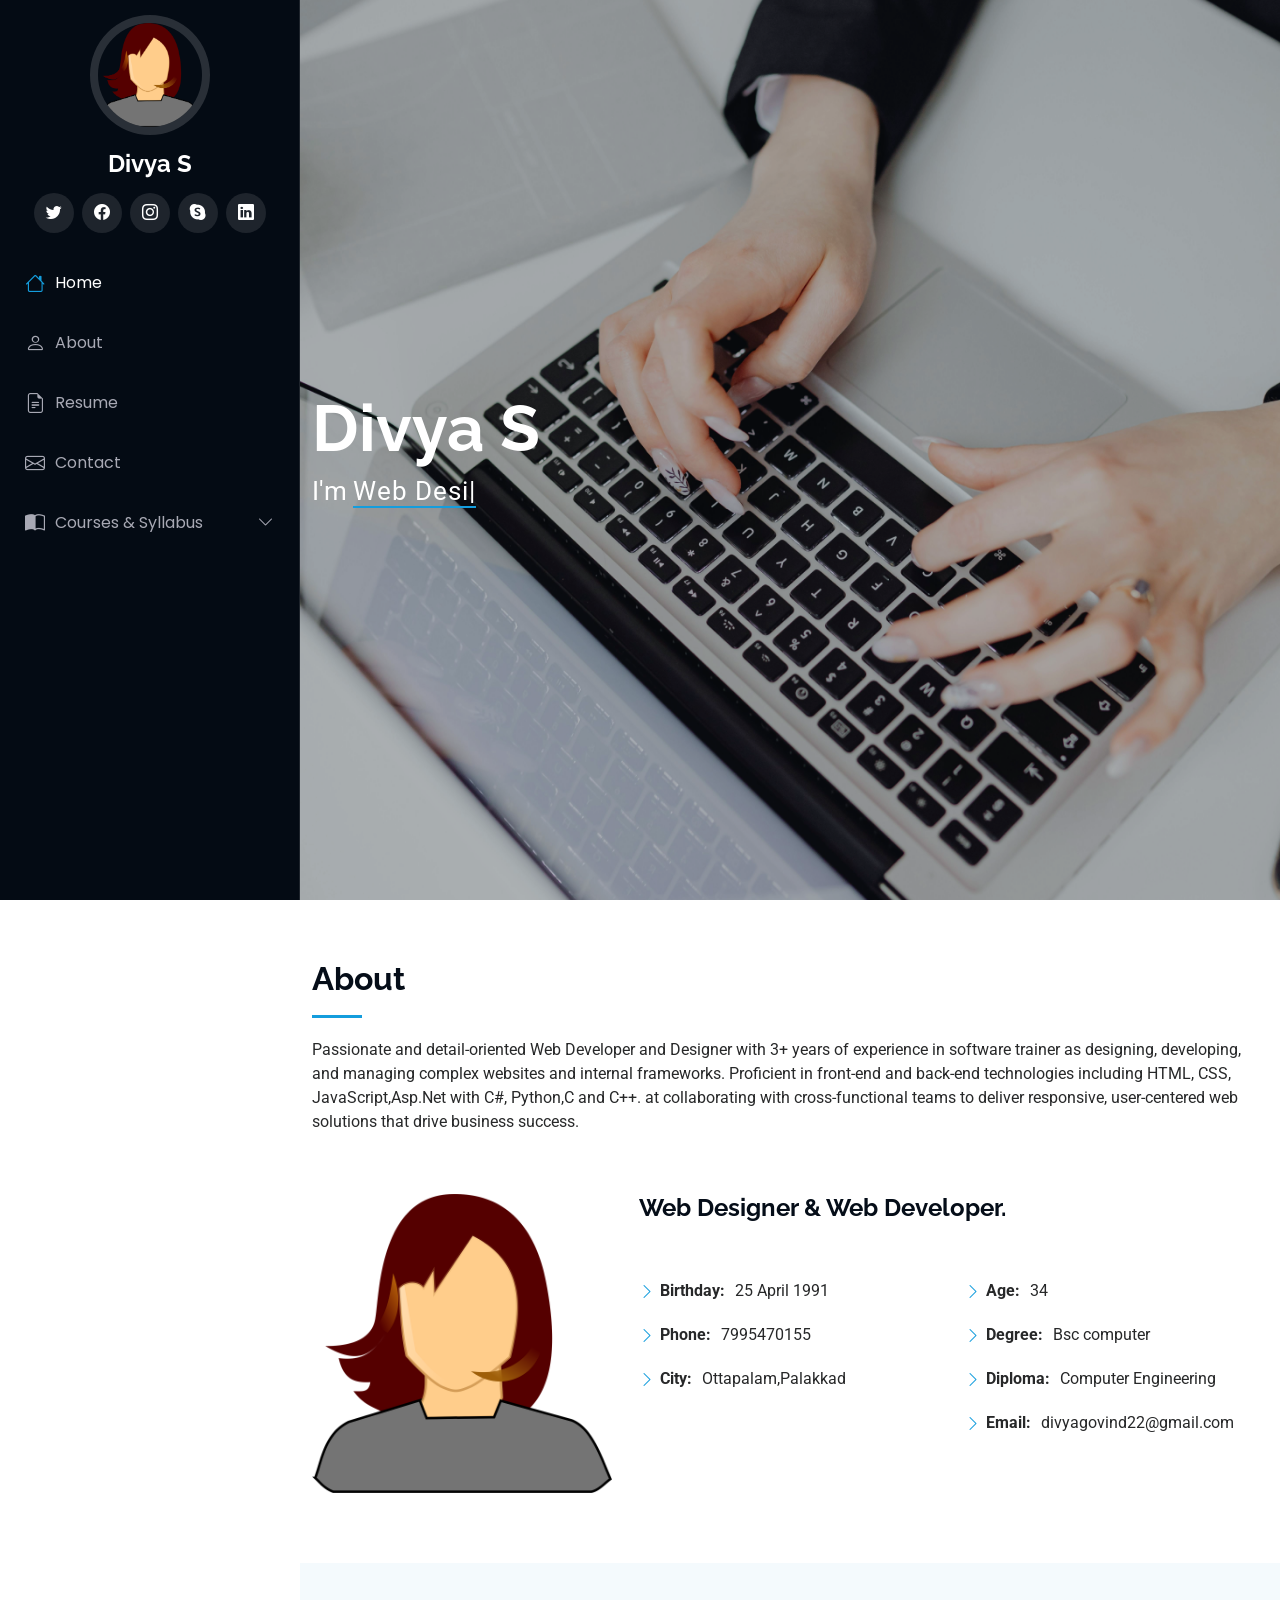
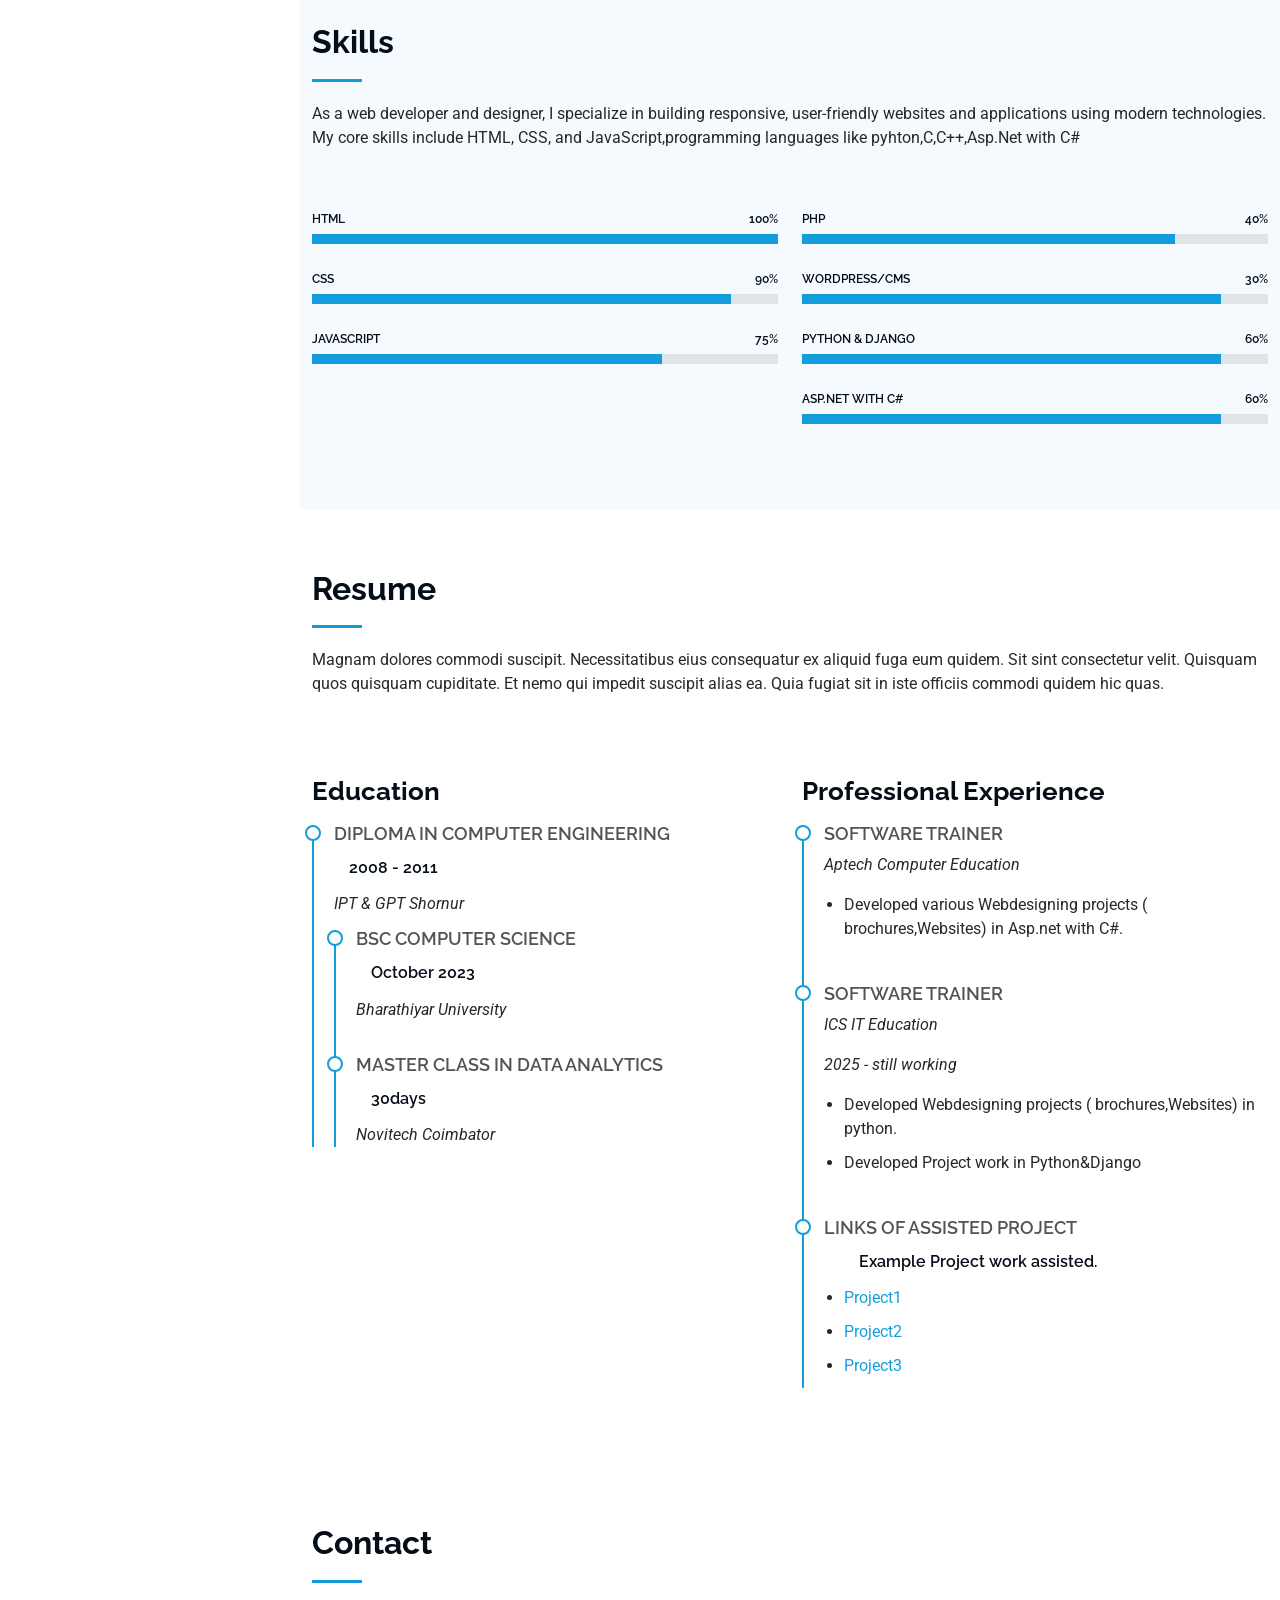
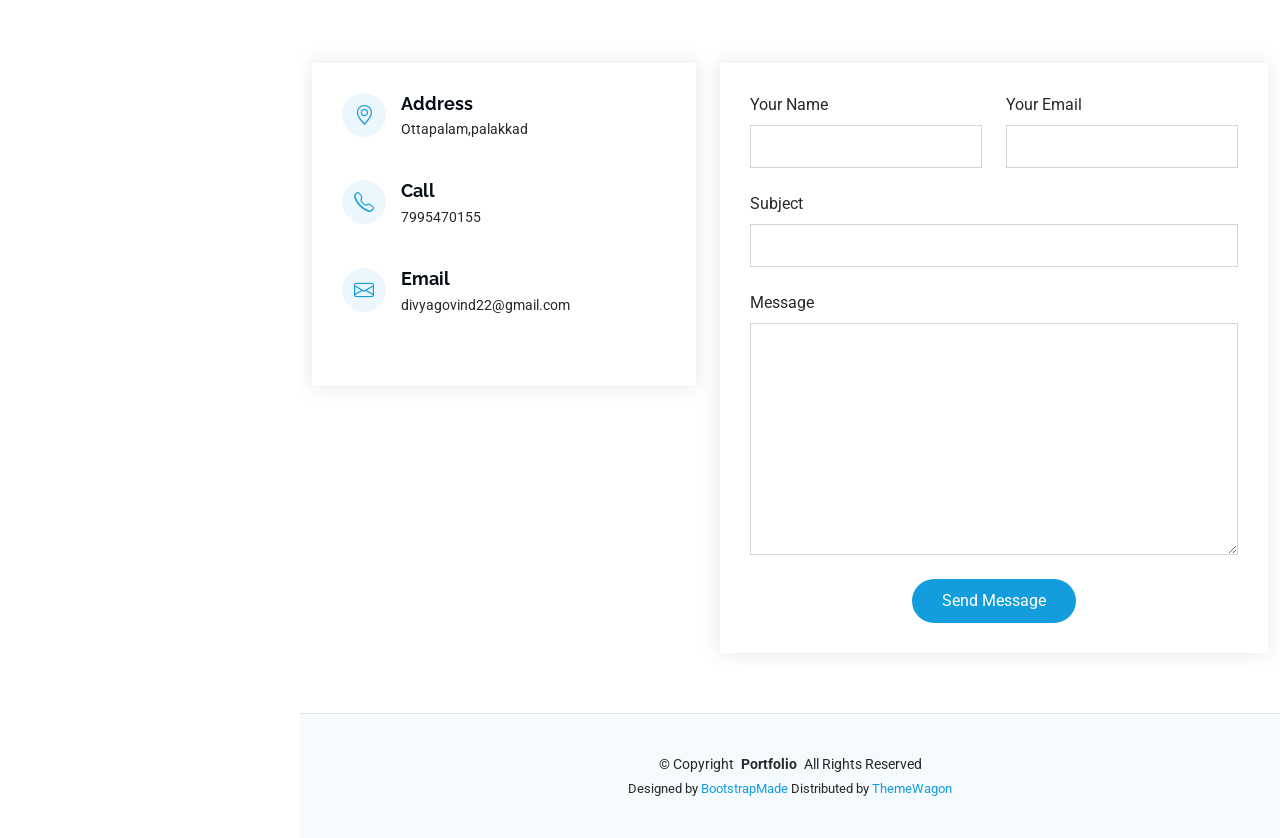
<file: index.html>
<!DOCTYPE html>
<html lang="en">

<head>
  <meta charset="utf-8">
  <meta content="width=device-width, initial-scale=1.0" name="viewport">
  <title>Index-portfolio</title>
  <meta content="" name="description">
  <meta content="" name="keywords">

  <!-- Favicons -->
  <link href="assets/img/favicon.png" rel="icon">
  <link href="assets/img/apple-touch-icon.png" rel="apple-touch-icon">

  <!-- Fonts -->
  <link href="https://fonts.googleapis.com" rel="preconnect">
  <link href="https://fonts.gstatic.com" rel="preconnect" crossorigin>
  <link href="https://fonts.googleapis.com/css2?family=Roboto:ital,wght@0,100;0,300;0,400;0,500;0,700;0,900;1,100;1,300;1,400;1,500;1,700;1,900&family=Poppins:ital,wght@0,100;0,200;0,300;0,400;0,500;0,600;0,700;0,800;0,900;1,100;1,200;1,300;1,400;1,500;1,600;1,700;1,800;1,900&family=Raleway:ital,wght@0,100;0,200;0,300;0,400;0,500;0,600;0,700;0,800;0,900;1,100;1,200;1,300;1,400;1,500;1,600;1,700;1,800;1,900&display=swap" rel="stylesheet">

  <!-- Vendor CSS Files -->
  <link href="assets/vendor/bootstrap/css/bootstrap.min.css" rel="stylesheet">
  <link href="assets/vendor/bootstrap-icons/bootstrap-icons.css" rel="stylesheet">
  <link href="assets/vendor/aos/aos.css" rel="stylesheet">
  <link href="assets/vendor/glightbox/css/glightbox.min.css" rel="stylesheet">
  <link href="assets/vendor/swiper/swiper-bundle.min.css" rel="stylesheet">

  <!-- Main CSS File -->
  <link href="assets/css/main.css" rel="stylesheet">

  <!-- =======================================================
  * Template Name: iPortfolio
  * Template URL: https://bootstrapmade.com/iportfolio-bootstrap-portfolio-websites-template/
  * Updated: Jun 29 2024 with Bootstrap v5.3.3
  * Author: BootstrapMade.com
  * License: https://bootstrapmade.com/license/
  ======================================================== -->
  <style>
    /* Courses & Syllabus Hover Dropdown */
#navmenu .dropdown ul {
  display: none;
  position: static;
  margin-left: 25px;
  padding-left: 10px;
}

#navmenu .dropdown:hover > ul {
  display: block;
}

#navmenu .dropdown > a {
  cursor: pointer;
}

#navmenu .dropdown > a .bi-chevron-down {
  transition: transform 0.3s ease;
}

#navmenu .dropdown:hover > a .bi-chevron-down {
  transform: rotate(180deg);
}

#navmenu .dropdown ul li a {
  padding: 10px 15px;
  font-size: 14px;
}

  </style>
</head>

<body class="index-page">

  <header id="header" class="header dark-background d-flex flex-column">
    <i class="header-toggle d-xl-none bi bi-list"></i>

    <div class="profile-img">
      <img src="assets/img/woman.png" alt="" class="img-fluid rounded-circle">
    </div>

    <a href="index.html" class="logo d-flex align-items-center justify-content-center">
      <!-- Uncomment the line below if you also wish to use an image logo -->
      <!-- <img src="assets/img/logo.png" alt=""> -->
      <h1 class="sitename">Divya S</h1>
    </a>

    <div class="social-links text-center">
      <a href="#" class="twitter"><i class="bi bi-twitter"></i></a>
      <a href="#" class="facebook"><i class="bi bi-facebook"></i></a>
      <a href="#" class="instagram"><i class="bi bi-instagram"></i></a>
      <a href="#" class="google-plus"><i class="bi bi-skype"></i></a>
      <a href="#" class="linkedin"><i class="bi bi-linkedin"></i></a>
    </div>

    <nav id="navmenu" class="navmenu">
  <ul>
    <li><a href="#hero" class="active"><i class="bi bi-house navicon"></i> Home</a></li>
    <li><a href="#about"><i class="bi bi-person navicon"></i> About</a></li>
    <li><a href="#resume"><i class="bi bi-file-earmark-text navicon"></i> Resume</a></li>
    <li><a href="#contact"><i class="bi bi-envelope navicon"></i> Contact</a></li>

    <!-- Courses & Syllabus Navigation -->
   <li class="dropdown">
  <a href="#">
    <i class="bi bi-book-half navicon"></i>
    <span>Courses &amp; Syllabus</span>
    <i class="bi bi-chevron-down ms-auto"></i>
  </a>

  <ul>
    <li>
      <a href="data-analysis.html">
        <i class="bi bi-bar-chart navicon"></i>
        Data Analysis
      </a>
    </li>

    <li>
      <a href="python-fullstack.html">
        <i class="bi bi-code-slash navicon"></i>
        Python Full Stack
      </a>
    </li>
    <li>
      <a href="https://divyagovind22.github.io/Web-Digital-Marketting/">
        <i class="bi bi-code-slash navicon"></i>
       Digital Marketting
      </a>
    </li>
     <li>
      <a href="https://divyagovind22.github.io/Web-Digital-marketting1/">
        <i class="bi bi-code-slash navicon"></i>
       Digital Marketting-2nd 
      </a>
    </li>
  </ul>
</li>
  </ul>
</nav>

  </header>

  <main class="main">

    <!-- Hero Section -->
    <section id="hero" class="hero section dark-background">

      <img src="assets/img/heeero-bg.jpg" alt="" data-aos="fade-in" class="">

      <div class="container" data-aos="fade-down" data-aos-delay="100">
        <h2 style="font-size: 65px;">Divya S</h2>
        <p>I'm <span class="typed" data-typed-items=" Web Designer, Web Developer">Designer</span><span class="typed-cursor typed-cursor--blink" aria-hidden="true"></span><span class="typed-cursor typed-cursor--blink" aria-hidden="true"></span></p>
      </div>

    </section><!-- /Hero Section -->

    <!-- About Section -->
    <section id="about" class="about section">

      <!-- Section Title -->
      <div class="container section-title" data-aos="fade-up">
        <h2>About</h2>
        <p>Passionate and detail-oriented Web Developer and Designer with 3+ years of experience in software trainer as designing, developing, and managing complex websites and internal frameworks. Proficient in front-end and back-end technologies including HTML, CSS, JavaScript,Asp.Net with C#, Python,C and C++.  at collaborating with cross-functional teams to deliver responsive, user-centered web solutions that drive business success.</p>
      </div><!-- End Section Title -->

      <div class="container" data-aos="fade-up" data-aos-delay="100">

        <div class="row gy-4 justify-content-center">
          <div class="col-lg-4">
            <img src="assets/img/woman.png" class="img-fluid" alt="" width="300px" height="300px">
          </div>
          <div class="col-lg-8 content">
            <h2> Web Designer &amp; Web Developer.</h2>
            <p class="fst-italic py-3">
               
            </p>
            <div class="row">
              <div class="col-lg-6">
                <ul>
                  <li><i class="bi bi-chevron-right"></i> <strong>Birthday:</strong> <span>25 April 1991</span></li>
                  
                  <li><i class="bi bi-chevron-right"></i> <strong>Phone:</strong> <span>7995470155</span></li>
                  <li><i class="bi bi-chevron-right"></i> <strong>City:</strong> <span>Ottapalam,Palakkad</span></li>
                </ul>
              </div>
              <div class="col-lg-6">
                <ul>
                  <li><i class="bi bi-chevron-right"></i> <strong>Age:</strong> <span>34</span></li>
                  <li><i class="bi bi-chevron-right"></i> <strong>Degree:</strong> <span>Bsc computer</span></li>
                  <li><i class="bi bi-chevron-right"></i> <strong>Diploma:</strong> <span>Computer Engineering</span></li>
                  <li><i class="bi bi-chevron-right"></i> <strong>Email:</strong> <span>divyagovind22@gmail.com</span></li>
                  
                </ul>
              </div>
            </div>
            <p class="py-3">
           
            </p>
          </div>
        </div>

      </div>

    </section><!-- /About Section -->

   


        </div>

      </div>

    </section><!-- /Stats Section -->

    <!-- Skills Section -->
    <section id="skills" class="skills section light-background">

      <!-- Section Title -->
      <div class="container section-title" data-aos="fade-up">
        <h2>Skills</h2>
        <p>As a web developer and designer, I specialize in building responsive, user-friendly websites and applications using modern technologies. My core skills include HTML, CSS, and JavaScript,programming languages like pyhton,C,C++,Asp.Net with C#</p>
      </div><!-- End Section Title -->

      <div class="container" data-aos="fade-up" data-aos-delay="100">

        <div class="row skills-content skills-animation">

          <div class="col-lg-6">

            <div class="progress">
              <span class="skill"><span>HTML</span> <i class="val">100%</i></span>
              <div class="progress-bar-wrap">
                <div class="progress-bar" role="progressbar" aria-valuenow="100" aria-valuemin="0" aria-valuemax="100"></div>
              </div>
            </div><!-- End Skills Item -->

            <div class="progress">
              <span class="skill"><span>CSS</span> <i class="val">90%</i></span>
              <div class="progress-bar-wrap">
                <div class="progress-bar" role="progressbar" aria-valuenow="90" aria-valuemin="0" aria-valuemax="100"></div>
              </div>
            </div><!-- End Skills Item -->

            <div class="progress">
              <span class="skill"><span>JavaScript</span> <i class="val">75%</i></span>
              <div class="progress-bar-wrap">
                <div class="progress-bar" role="progressbar" aria-valuenow="75" aria-valuemin="0" aria-valuemax="100"></div>
              </div>
            </div><!-- End Skills Item -->

          </div>

          <div class="col-lg-6">

            <div class="progress">
              <span class="skill"><span>PHP</span> <i class="val">40%</i></span>
              <div class="progress-bar-wrap">
                <div class="progress-bar" role="progressbar" aria-valuenow="80" aria-valuemin="0" aria-valuemax="100"></div>
              </div>
            </div><!-- End Skills Item -->

            <div class="progress">
              <span class="skill"><span>WordPress/CMS</span> <i class="val">30%</i></span>
              <div class="progress-bar-wrap">
                <div class="progress-bar" role="progressbar" aria-valuenow="90" aria-valuemin="0" aria-valuemax="100"></div>
              </div>
            </div>
            <div class="progress">
              <span class="skill"><span>Python & Django </span> <i class="val">60%</i></span>
              <div class="progress-bar-wrap">
                <div class="progress-bar" role="progressbar" aria-valuenow="90" aria-valuemin="0" aria-valuemax="100"></div>
              </div>
            </div>
            <div class="progress">
              <span class="skill"><span>Asp.Net with C#</span> <i class="val">60%</i></span>
              <div class="progress-bar-wrap">
                <div class="progress-bar" role="progressbar" aria-valuenow="90" aria-valuemin="0" aria-valuemax="100"></div>
              </div>
            </div>

            <!-- End Skills Item -->

           

          </div>

        </div>

      </div>

    </section><!-- /Skills Section -->
    <!-- Courses Buttons Section -->


    <!-- Resume Section -->
    <section id="resume" class="resume section">

      <!-- Section Title -->
      <div class="container section-title" data-aos="fade-up">
        <h2>Resume</h2>
        <p>Magnam dolores commodi suscipit. Necessitatibus eius consequatur ex aliquid fuga eum quidem. Sit sint consectetur velit. Quisquam quos quisquam cupiditate. Et nemo qui impedit suscipit alias ea. Quia fugiat sit in iste officiis commodi quidem hic quas.</p>
      </div><!-- End Section Title -->

      <div class="container">

        <div class="row">

          <div class="col-lg-6" data-aos="fade-up" data-aos-delay="100">
            
            <h1 class="resume-title">Education</h1>
            <div class="resume-item">
              <h4>Diploma in computer Engineering</h4>
              <h5>2008 - 2011</h5>
              <p><em>IPT & GPT Shornur</em></p>
             

            <div class="resume-item">
              <h4>Bsc Computer Science</h4>
              <h5>October 2023</h5>
              <p><em>Bharathiyar University</em></p>
              
            </div><!-- Edn Resume Item -->
            <div class="resume-item">
              <h4>Master Class In Data Analytics</h4>
              <h5>30days</h5>
              <p><em>Novitech Coimbator</em></p>
              
            </div><!-- Edn Resume Item -->

          </div>
        </div>

          <div class="col-lg-6" data-aos="fade-up" data-aos-delay="200">
            <h3 class="resume-title">Professional Experience</h3>
            <div class="resume-item">
              <h4>Software Trainer</h4>
             
              <p><em>Aptech Computer Education</em></p>
              <ul>
               <li>Developed various Webdesigning projects ( brochures,Websites) in Asp.net with C#.</li>
                
              </ul>
            </div><!-- Edn Resume Item -->

            <div class="resume-item">
              <h4>Software Trainer</h4>
              
              <p><em>ICS IT Education</em></p>
              <p><em>2025 - still working</em></p>
              <ul>
                <li>Developed  Webdesigning projects ( brochures,Websites) in python.</li>
                <li>Developed Project work in Python&Django</li>
                 
              </ul>

            </div><!-- Edn Resume Item -->
             <div class="resume-item">
              <h4>Links of Assisted Project</h4>
              
              <ul>
                <h5>Example Project work assisted.</h5>
                <li><a href=" https://deepthizportfolio.pythonanywhere.com/">Project1</a></li>
                <li><a href="https://sandraics.github.io/Cake-Heaven/">Project2</a></li>
                <li><a href="https://sandraics.github.io/Cake-Heaven/">Project3</a></li>
              </ul>
              
            </div> 

          </div>

        </div>

      </div>

    </section><!-- /Resume Section -->

    <!-- Contact Section -->
    <section id="contact" class="contact section">

      <!-- Section Title -->
      <div class="container section-title" data-aos="fade-up">
        <h2>Contact</h2>
      
      </div><!-- End Section Title -->

      <div class="container" data-aos="fade-up" data-aos-delay="100">

        <div class="row gy-4">

          <div class="col-lg-5">

            <div class="info-wrap">
              <div class="info-item d-flex" data-aos="fade-up" data-aos-delay="200">
                <i class="bi bi-geo-alt flex-shrink-0"></i>
                <div>
                  <h3>Address</h3>
                  <p>Ottapalam,palakkad</p>
                </div>
              </div><!-- End Info Item -->

              <div class="info-item d-flex" data-aos="fade-up" data-aos-delay="300">
                <i class="bi bi-telephone flex-shrink-0"></i>
                <div>
                  <h3>Call </h3>
                  <p>7995470155</p>
                </div>
              </div><!-- End Info Item -->

              <div class="info-item d-flex" data-aos="fade-up" data-aos-delay="400">
                <i class="bi bi-envelope flex-shrink-0"></i>
                <div>
                  <h3>Email </h3>
                  <p>divyagovind22@gmail.com</p>
                </div>
              </div><!-- End Info Item -->

              
            </div>
          </div>

          <div class="col-lg-7">
            <form action="forms/contact.php" method="post" class="php-email-form" data-aos="fade-up" data-aos-delay="200">
              <div class="row gy-4">

                <div class="col-md-6">
                  <label for="name-field" class="pb-2">Your Name</label>
                  <input type="text" name="name" id="name-field" class="form-control" required="">
                </div>

                <div class="col-md-6">
                  <label for="email-field" class="pb-2">Your Email</label>
                  <input type="email" class="form-control" name="email" id="email-field" required="">
                </div>

                <div class="col-md-12">
                  <label for="subject-field" class="pb-2">Subject</label>
                  <input type="text" class="form-control" name="subject" id="subject-field" required="">
                </div>

                <div class="col-md-12">
                  <label for="message-field" class="pb-2">Message</label>
                  <textarea class="form-control" name="message" rows="10" id="message-field" required=""></textarea>
                </div>

                <div class="col-md-12 text-center">
                  <div class="loading">Loading</div>
                  <div class="error-message"></div>
                  <div class="sent-message">Your message has been sent. Thank you!</div>

                  <button type="submit">Send Message</button>
                </div>

              </div>
            </form>
          </div><!-- End Contact Form -->

        </div>

      </div>

    </section><!-- /Contact Section -->

  </main>

  <footer id="footer" class="footer position-relative light-background">

    <div class="container">
      <div class="copyright text-center ">
        <p>© <span>Copyright</span> <strong class="px-1 sitename">Portfolio</strong> <span>All Rights Reserved</span></p>
      </div>
      <div class="credits">
        <!-- All the links in the footer should remain intact. -->
        <!-- You can delete the links only if you've purchased the pro version. -->
        <!-- Licensing information: https://bootstrapmade.com/license/ -->
        <!-- Purchase the pro version with working PHP/AJAX contact form: [buy-url] -->
        Designed by <a href="https://bootstrapmade.com/">BootstrapMade</a> Distributed by <a href="https://themewagon.com">ThemeWagon</a>
      </div>
    </div>

  </footer>

  <!-- Scroll Top -->
  <a href="#" id="scroll-top" class="scroll-top d-flex align-items-center justify-content-center"><i class="bi bi-arrow-up-short"></i></a>

  <!-- Preloader -->
  <div id="preloader"></div>

  <!-- Vendor JS Files -->
  <script src="assets/vendor/bootstrap/js/bootstrap.bundle.min.js"></script>
  <script src="assets/vendor/php-email-form/validate.js"></script>
  <script src="assets/vendor/aos/aos.js"></script>
  <script src="assets/vendor/typed.js/typed.umd.js"></script>
  <script src="assets/vendor/purecounter/purecounter_vanilla.js"></script>
  <script src="assets/vendor/waypoints/noframework.waypoints.js"></script>
  <script src="assets/vendor/glightbox/js/glightbox.min.js"></script>
  <script src="assets/vendor/imagesloaded/imagesloaded.pkgd.min.js"></script>
  <script src="assets/vendor/isotope-layout/isotope.pkgd.min.js"></script>
  <script src="assets/vendor/swiper/swiper-bundle.min.js"></script>

  <!-- Main JS File -->
  <script src="assets/js/main.js"></script>

</body>

</html>
</file>
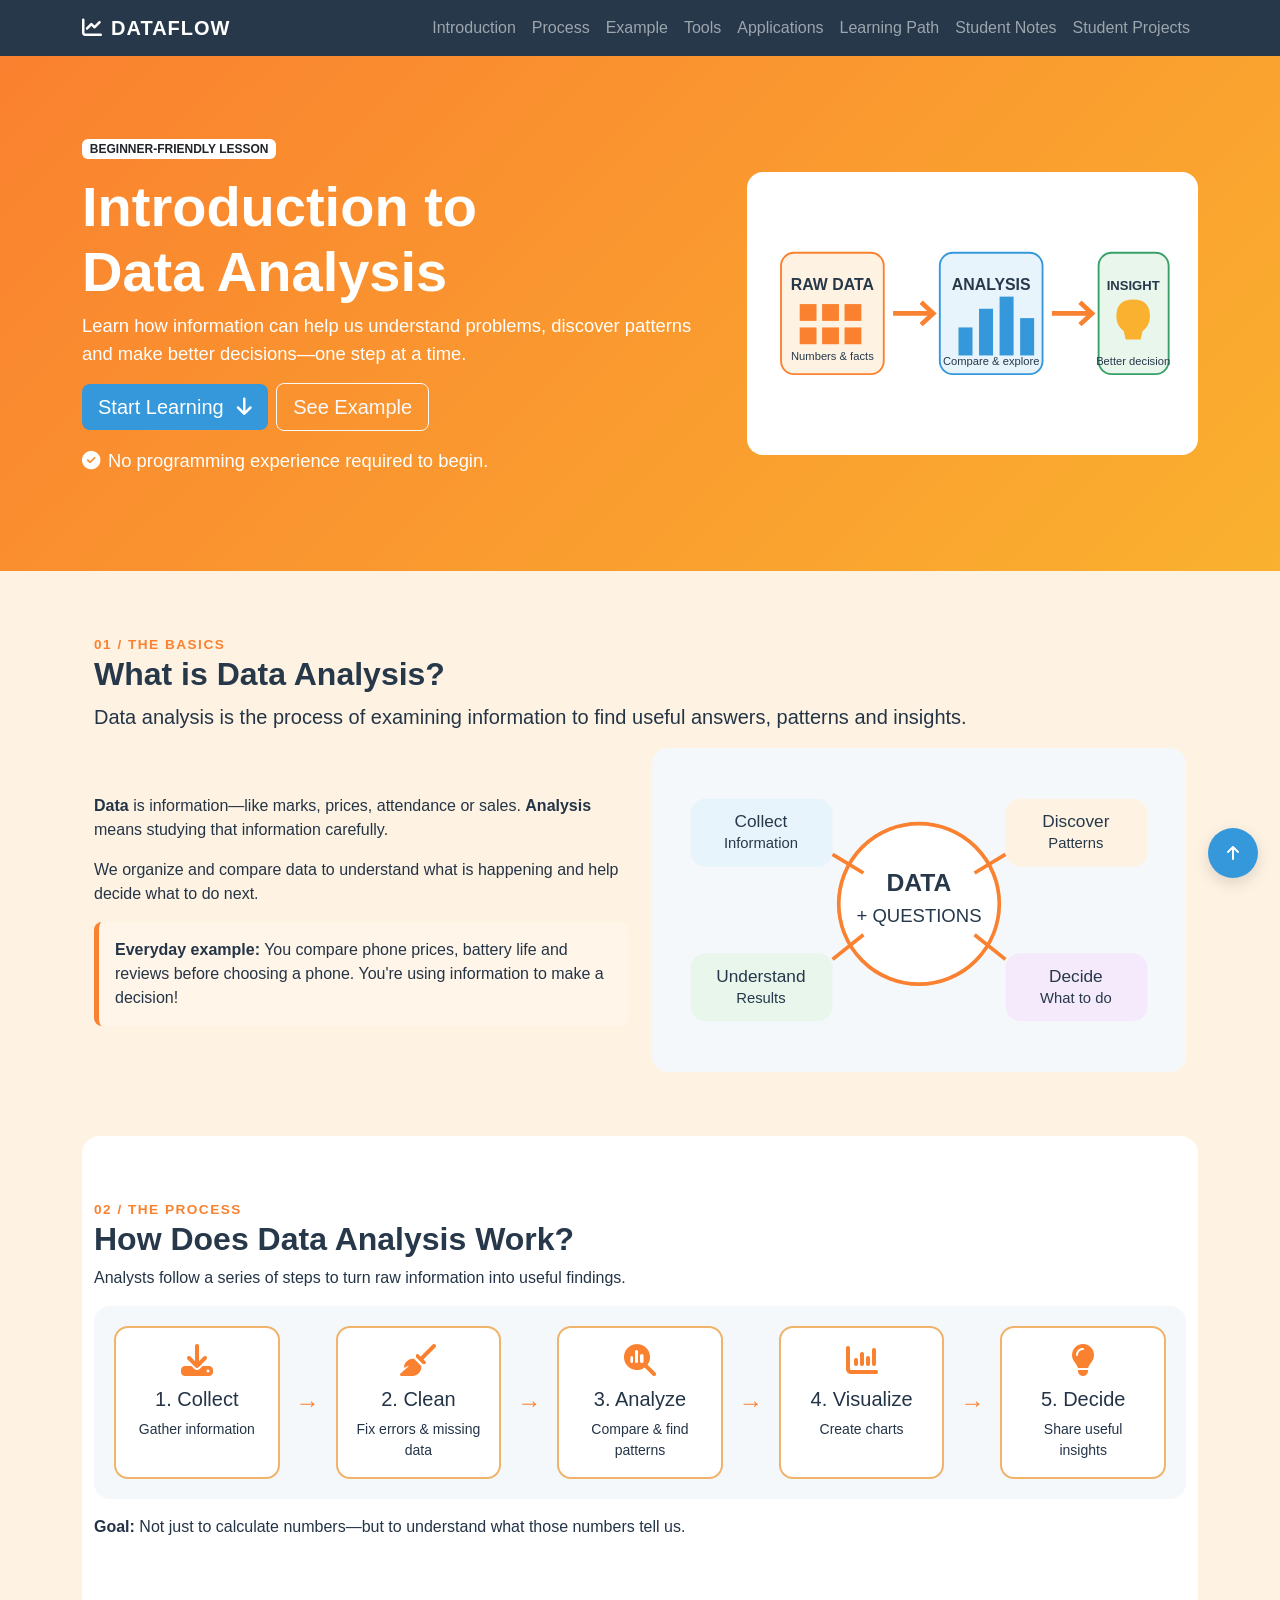
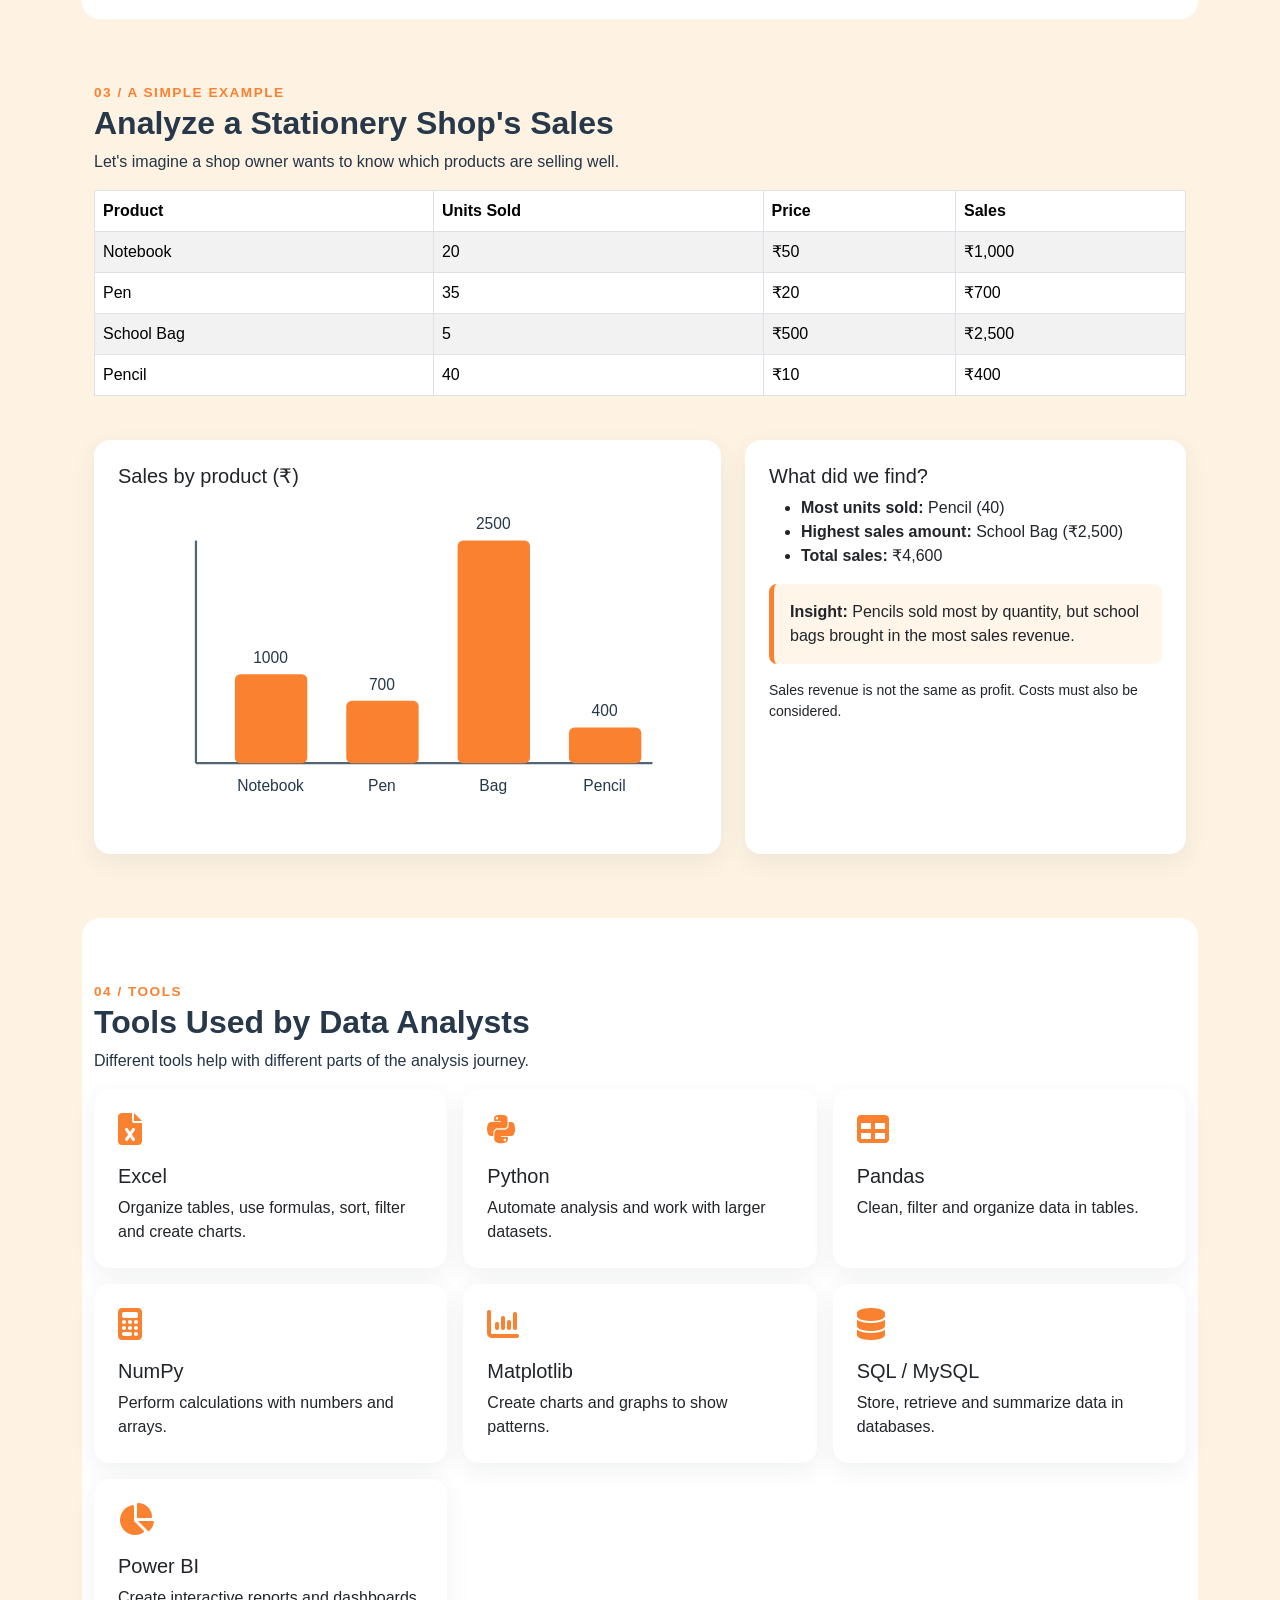
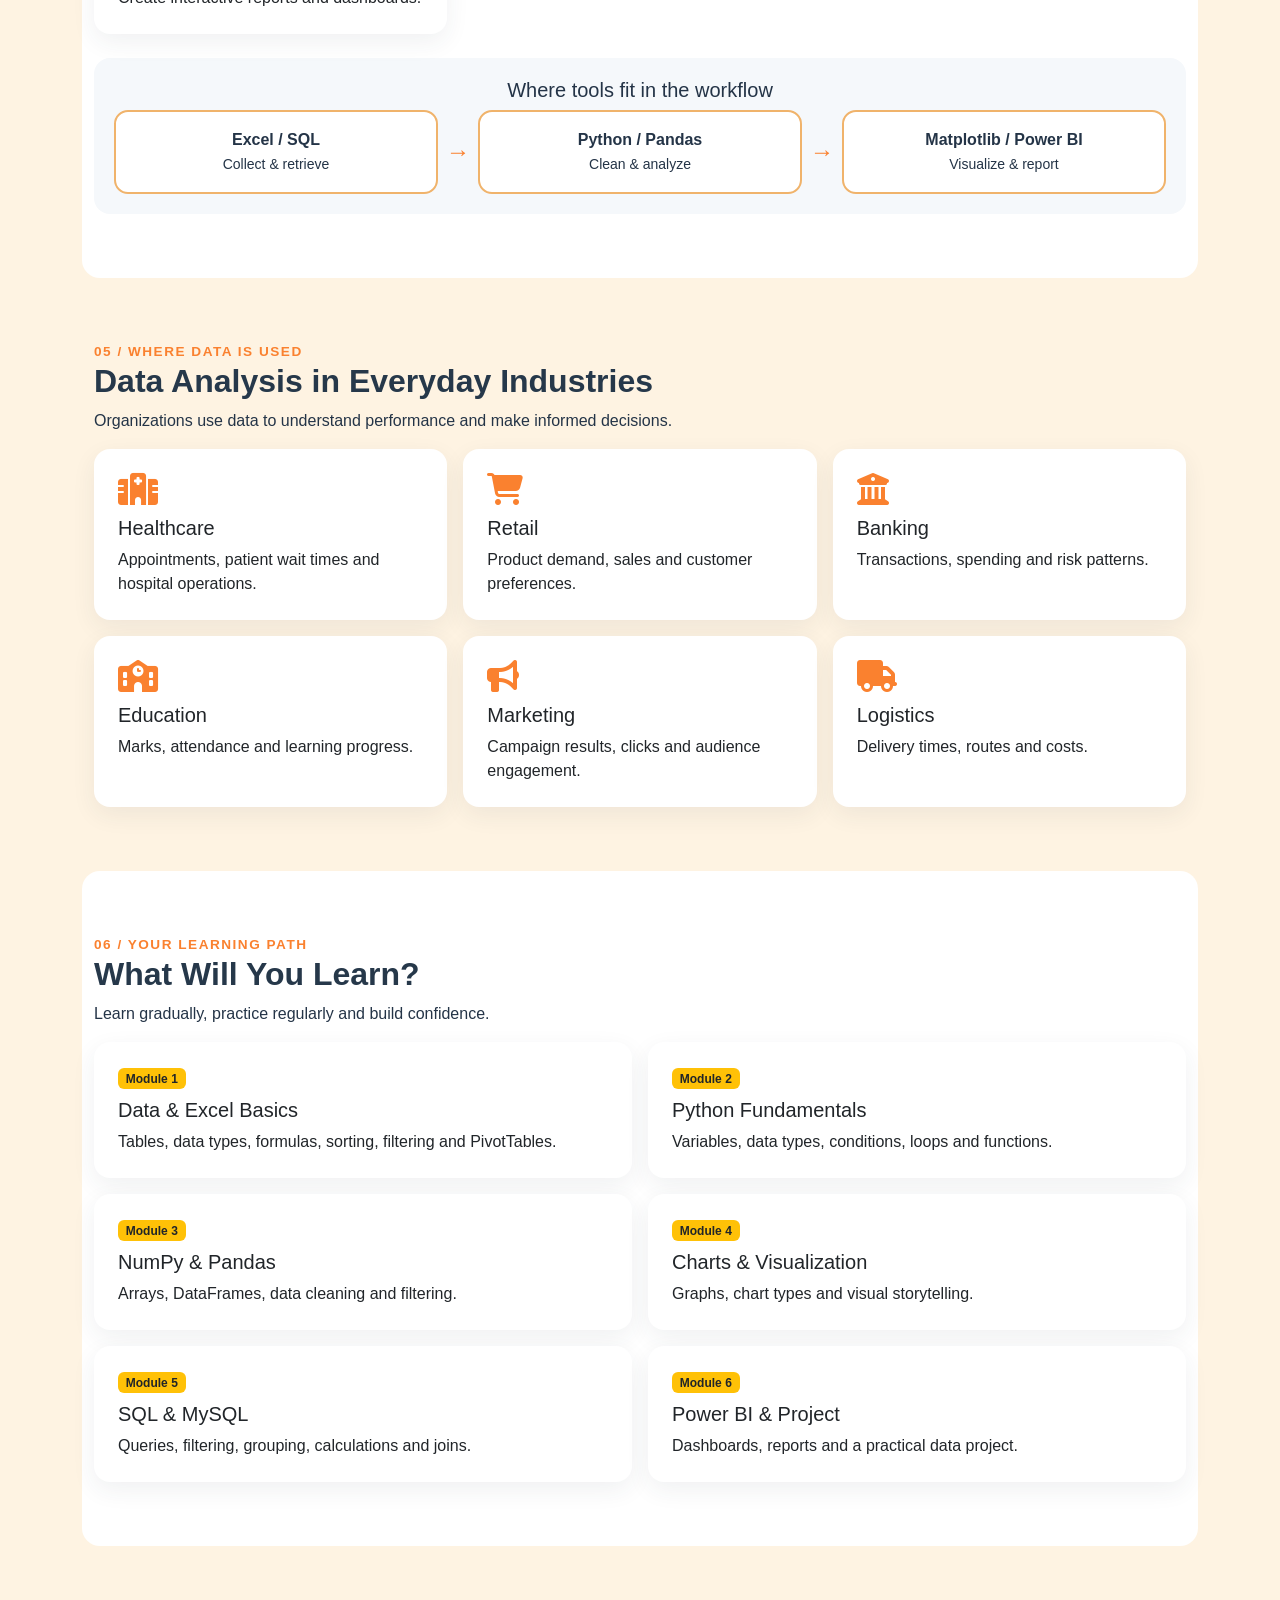
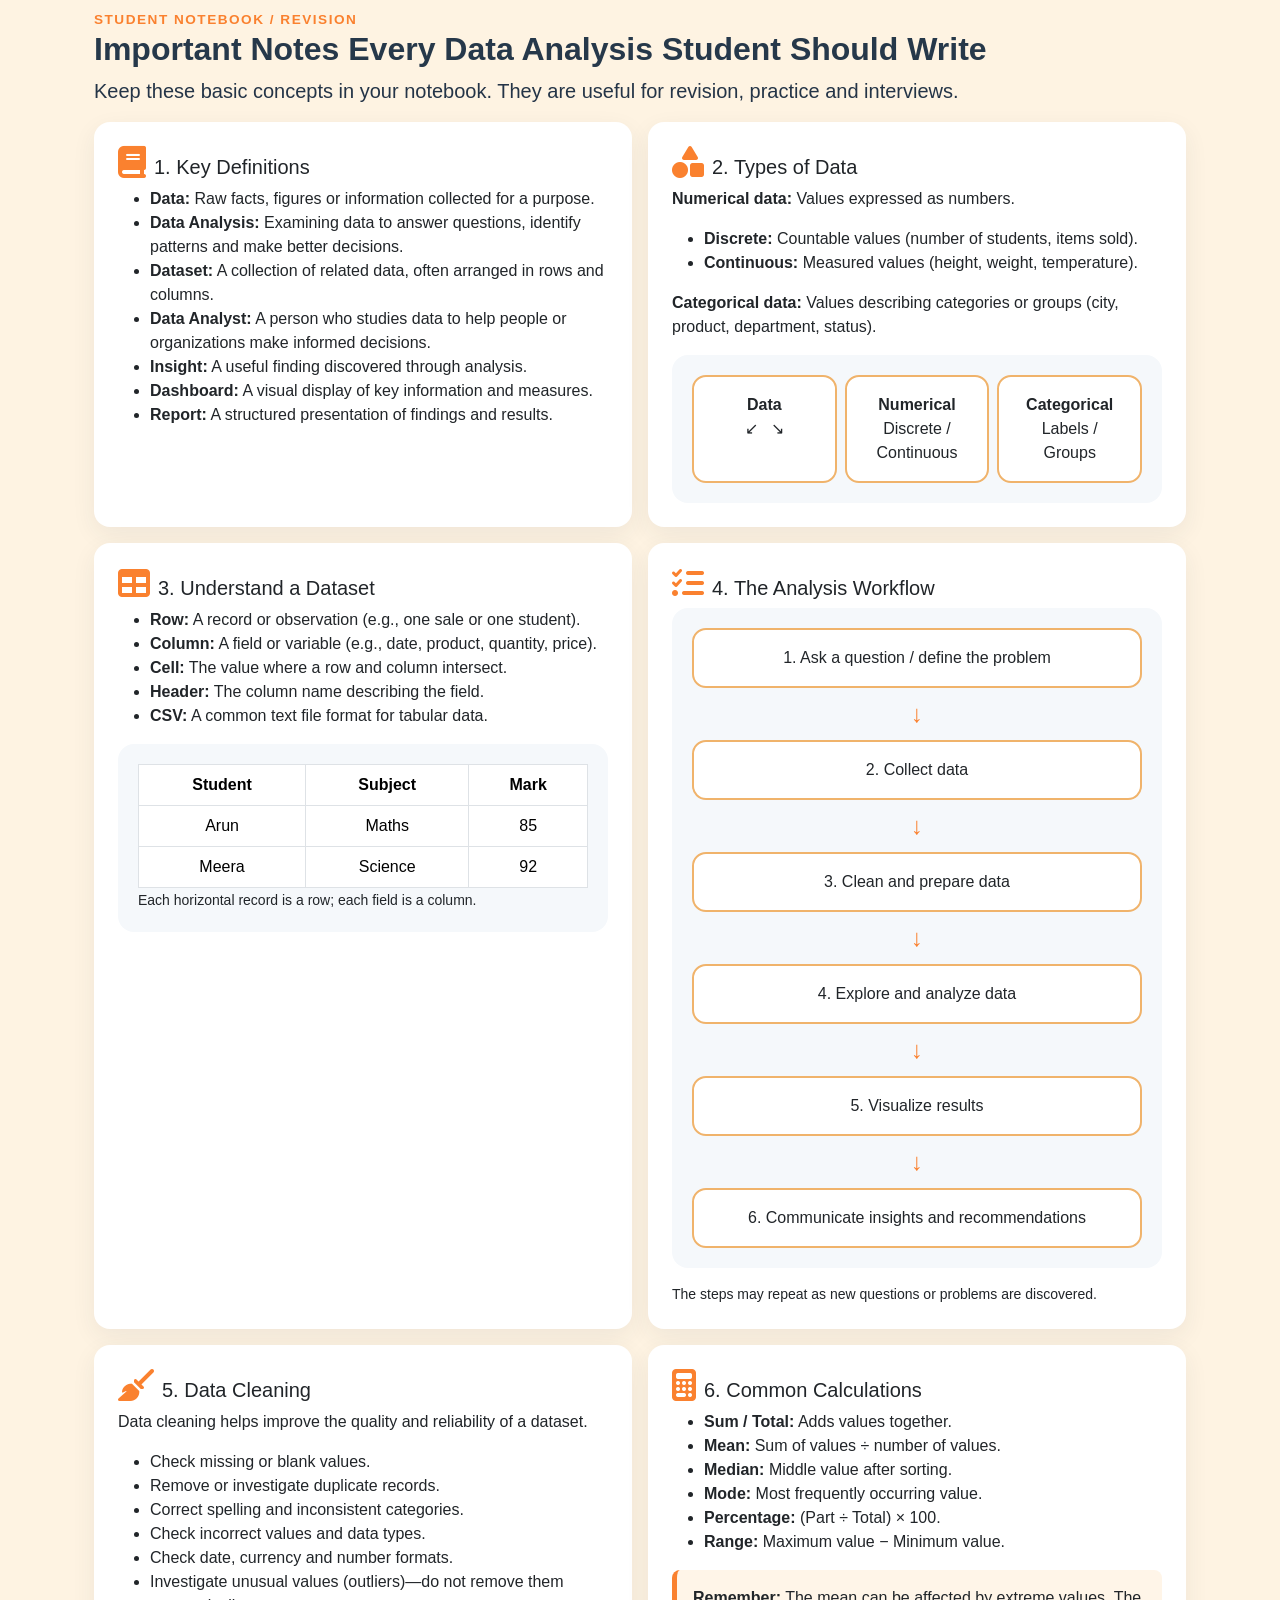
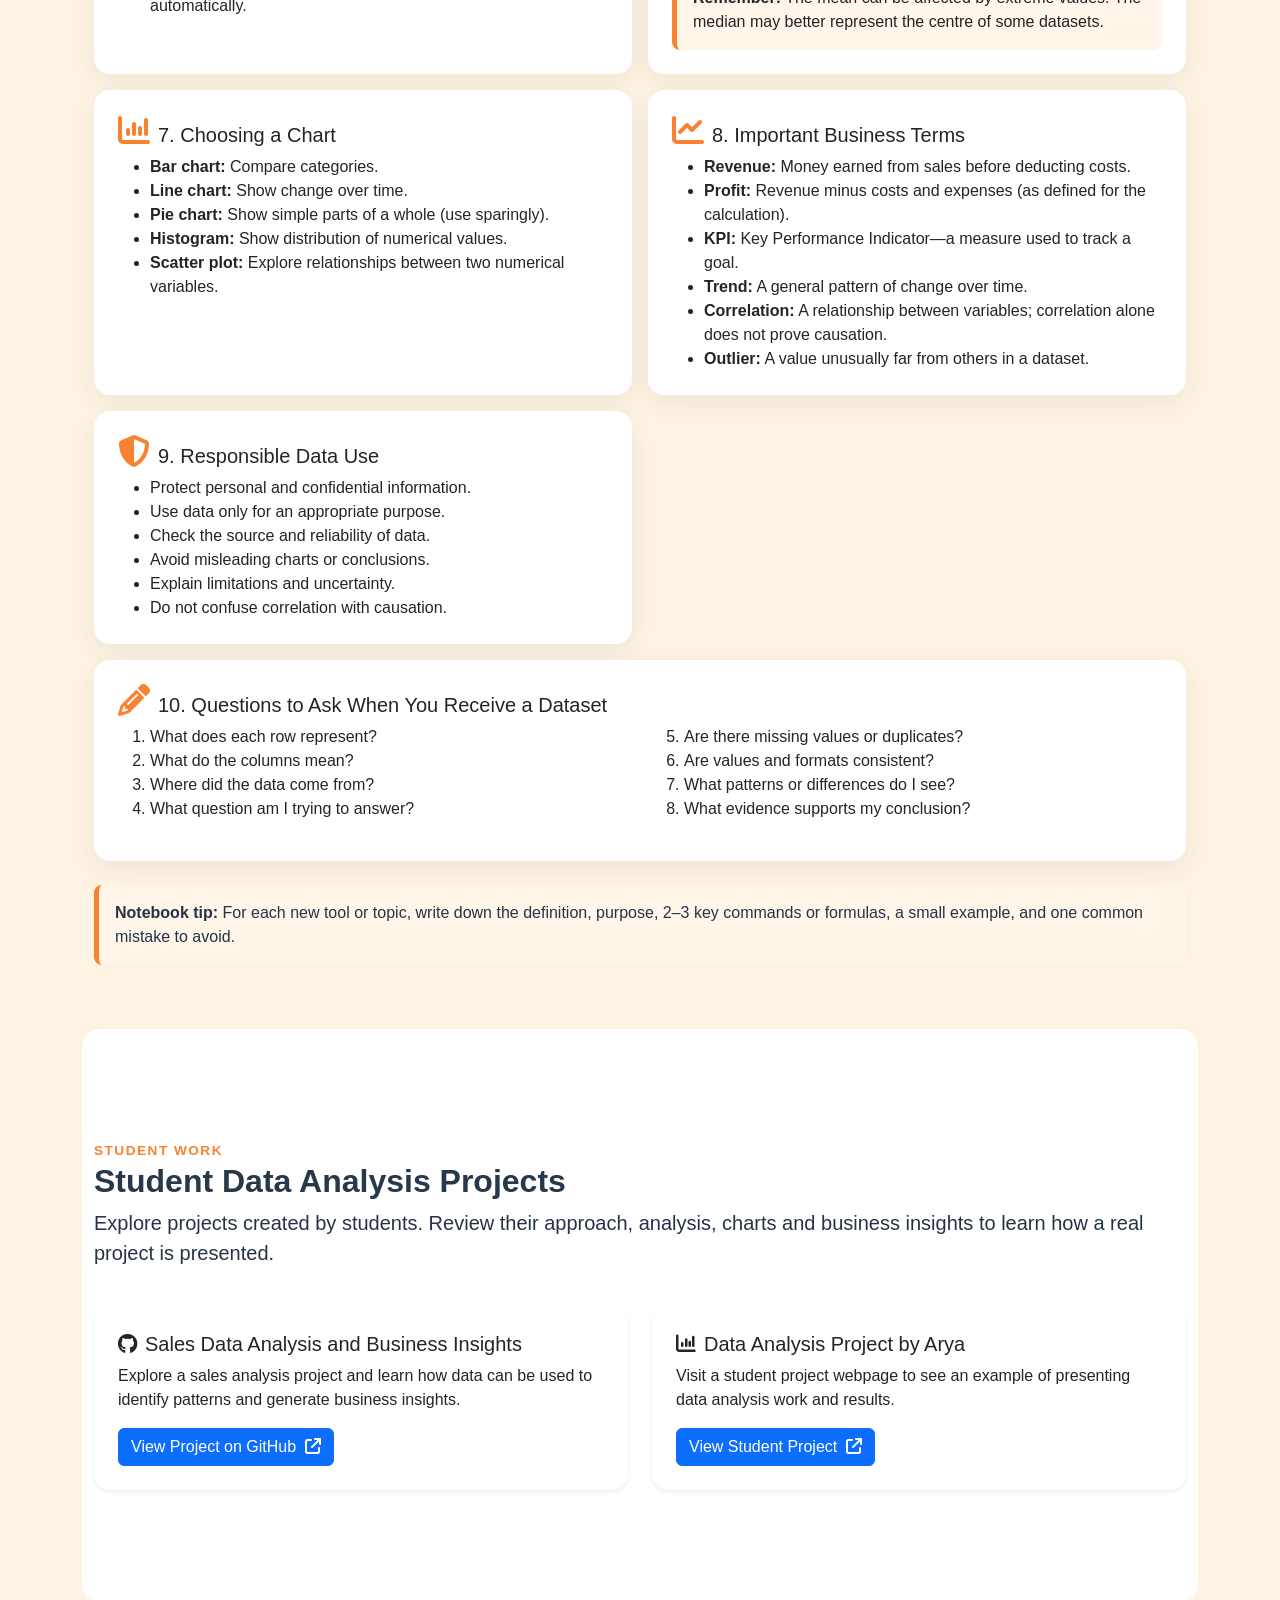
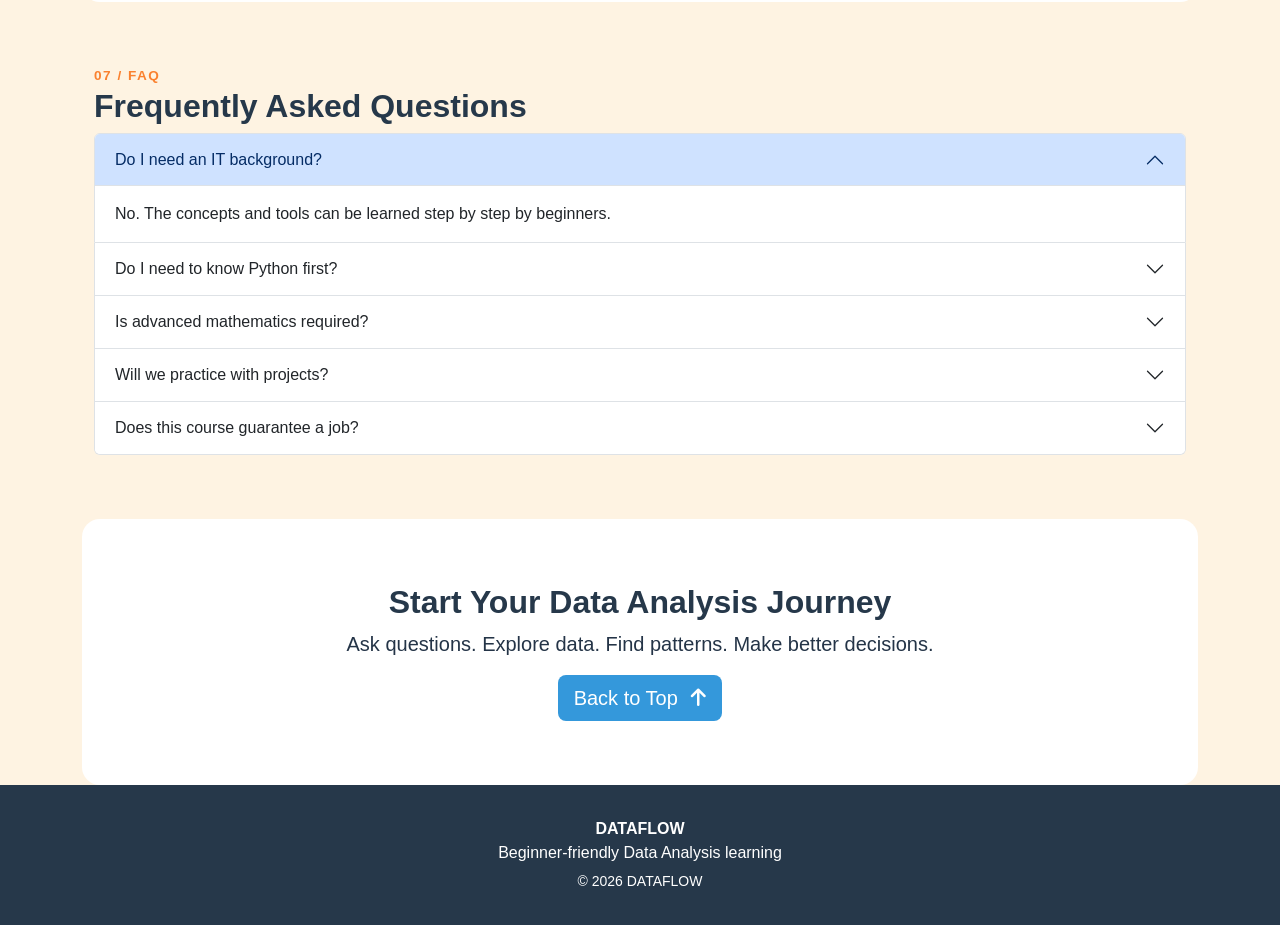
<file: Data-Analysis-Introduction.html>
<!DOCTYPE html>
<html lang="en">
<head>
<meta charset="UTF-8"><meta name="viewport" content="width=device-width, initial-scale=1">
<title>Introduction to Data Analysis | DATAFLOW</title>
<link href="https://cdn.jsdelivr.net/npm/bootstrap@5.3.3/dist/css/bootstrap.min.css" rel="stylesheet">
<link href="https://cdnjs.cloudflare.com/ajax/libs/font-awesome/6.5.2/css/all.min.css" rel="stylesheet">
<style>
:root{--orange:#fa812f;--yellow:#fab12f;--cream:#fef3e2;--navy:#26384a;--blue:#3498db}
*{scroll-behavior:smooth}body{background:var(--cream);font-family:Segoe UI,Tahoma,sans-serif;color:#243447}
.navbar{background:var(--navy)}.navbar-brand{font-weight:800;letter-spacing:1px}.hero{background:linear-gradient(135deg,var(--orange),var(--yellow));padding:5rem 0;color:white}
.hero h1{font-weight:800;line-height:1.15}.hero p{font-size:1.15rem;max-width:720px}.btn-blue{background:var(--blue);color:white;border:0}.btn-blue:hover{background:#2475ae;color:white}
section{padding:4rem 0}section:nth-of-type(even){background:#fff;border-radius:18px}.section-label{color:var(--orange);font-weight:800;letter-spacing:1.5px;font-size:.85rem}
h2{font-weight:750;color:var(--navy)}.card{border:0;border-radius:16px;box-shadow:0 8px 24px #26384a12;height:100%}.card-body{padding:1.5rem}.diagram{background:#f5f8fb;border-radius:16px;padding:1.25rem;overflow:auto}.step{background:white;border:2px solid #f0b36b;border-radius:14px;padding:1rem;text-align:center;min-width:130px;flex:1}.arrow{font-size:1.5rem;color:var(--orange);align-self:center}.table thead{background:var(--navy);color:white}.tool-icon{font-size:2rem;color:var(--orange)}.footer{background:var(--navy);color:white;padding:2rem}.insight{background:#fff5e8;border-left:5px solid var(--orange);padding:1rem;border-radius:8px}.fab{position:fixed;right:22px;bottom:22px;border-radius:50%;width:50px;height:50px;background:var(--blue);color:white;display:grid;place-items:center;text-decoration:none;box-shadow:0 5px 15px #0002}
@media(max-width:767px){.hero{padding:3rem 0}section{padding:2.5rem 0}.process{flex-direction:column}.arrow{transform:rotate(90deg)}}
</style>
</head>
<body>
<nav class="navbar navbar-expand-lg navbar-dark sticky-top"><div class="container"><a class="navbar-brand" href="#home"><i class="fa-solid fa-chart-line me-2"></i>DATAFLOW</a><button class="navbar-toggler" data-bs-toggle="collapse" data-bs-target="#nav"><span class="navbar-toggler-icon"></span></button><div class="collapse navbar-collapse" id="nav"><ul class="navbar-nav ms-auto"><li class="nav-item"><a class="nav-link" href="#about">Introduction</a></li><li class="nav-item"><a class="nav-link" href="#process">Process</a></li><li class="nav-item"><a class="nav-link" href="#example">Example</a></li><li class="nav-item"><a class="nav-link" href="#tools">Tools</a></li><li class="nav-item"><a class="nav-link" href="#careers">Applications</a></li><li class="nav-item"><a class="nav-link" href="#path">Learning Path</a></li><li class="nav-item"><a class="nav-link" href="#student-notes">Student Notes</a></li><li class="nav-item"><a class="nav-link" href="#student-projects">Student Projects</a></li></ul></div></div></nav>
<header class="hero" id="home"><div class="container"><div class="row align-items-center g-4"><div class="col-lg-7"><span class="badge text-dark bg-white mb-3">BEGINNER-FRIENDLY LESSON</span><h1 class="display-4">Introduction to<br>Data Analysis</h1><p>Learn how information can help us understand problems, discover patterns and make better decisions—one step at a time.</p><a href="#about" class="btn btn-blue btn-lg me-2">Start Learning <i class="fa-solid fa-arrow-down ms-2"></i></a><a href="#example" class="btn btn-outline-light btn-lg">See Example</a><p class="mt-3 small"><i class="fa-solid fa-circle-check me-2"></i>No programming experience required to begin.</p></div><div class="col-lg-5"><div class="diagram bg-white"><svg viewBox="0 0 440 260" width="100%" role="img" aria-label="Data transformed into insights"><rect x="15" y="65" width="110" height="130" rx="14" fill="#fef3e2" stroke="#fa812f" stroke-width="2"/><text x="70" y="105" text-anchor="middle" font-size="17" font-weight="bold" fill="#26384a">RAW DATA</text><g fill="#fa812f"><rect x="35" y="120" width="18" height="18"/><rect x="59" y="120" width="18" height="18"/><rect x="83" y="120" width="18" height="18"/><rect x="35" y="145" width="18" height="18"/><rect x="59" y="145" width="18" height="18"/><rect x="83" y="145" width="18" height="18"/></g><text x="70" y="180" text-anchor="middle" font-size="12" fill="#26384a">Numbers &amp; facts</text><path d="M135 130 H175" stroke="#fa812f" stroke-width="5"/><path d="M165 118 L178 130 L165 142" fill="none" stroke="#fa812f" stroke-width="5"/><rect x="185" y="65" width="110" height="130" rx="14" fill="#e8f4fb" stroke="#3498db" stroke-width="2"/><text x="240" y="105" text-anchor="middle" font-size="17" font-weight="bold" fill="#26384a">ANALYSIS</text><g fill="#3498db"><rect x="205" y="145" width="15" height="30"/><rect x="227" y="125" width="15" height="50"/><rect x="249" y="112" width="15" height="63"/><rect x="271" y="135" width="15" height="40"/></g><text x="240" y="185" text-anchor="middle" font-size="12" fill="#26384a">Compare &amp; explore</text><path d="M305 130 H345" stroke="#fa812f" stroke-width="5"/><path d="M335 118 L348 130 L335 142" fill="none" stroke="#fa812f" stroke-width="5"/><rect x="355" y="65" width="75" height="130" rx="14" fill="#e8f6ec" stroke="#38a169" stroke-width="2"/><text x="392" y="105" text-anchor="middle" font-size="14" font-weight="bold" fill="#26384a">INSIGHT</text><path d="M392 115 q-18 0-18 18 q0 10 8 16 l2 9 h16 l2-9 q8-6 8-16 q0-18-18-18" fill="#fab12f"/><text x="392" y="185" text-anchor="middle" font-size="12" fill="#26384a">Better decision</text></svg></div></div></div></div></header>
<main class="container">
<section id="about"><div class="container"><div class="section-label">01 / THE BASICS</div><h2>What is Data Analysis?</h2><p class="lead">Data analysis is the process of examining information to find useful answers, patterns and insights.</p><div class="row g-4 align-items-center"><div class="col-lg-6"><p><b>Data</b> is information—like marks, prices, attendance or sales. <b>Analysis</b> means studying that information carefully.</p><p>We organize and compare data to understand what is happening and help decide what to do next.</p><div class="insight"><b>Everyday example:</b> You compare phone prices, battery life and reviews before choosing a phone. You're using information to make a decision!</div></div><div class="col-lg-6"><div class="diagram"><svg viewBox="0 0 400 230" width="100%" aria-label="Data analysis concept diagram"><circle cx="200" cy="110" r="65" fill="#fff" stroke="#fa812f" stroke-width="3"/><text x="200" y="100" text-anchor="middle" font-size="20" font-weight="bold" fill="#26384a">DATA</text><text x="200" y="125" text-anchor="middle" font-size="15" fill="#26384a">+ QUESTIONS</text><g><rect x="15" y="25" width="115" height="55" rx="12" fill="#e8f4fb"/><text x="72" y="48" text-anchor="middle" fill="#26384a" font-size="14">Collect</text><text x="72" y="65" text-anchor="middle" fill="#26384a" font-size="12">Information</text><rect x="270" y="25" width="115" height="55" rx="12" fill="#fef3e2"/><text x="327" y="48" text-anchor="middle" fill="#26384a" font-size="14">Discover</text><text x="327" y="65" text-anchor="middle" fill="#26384a" font-size="12">Patterns</text><rect x="15" y="150" width="115" height="55" rx="12" fill="#e8f6ec"/><text x="72" y="173" text-anchor="middle" fill="#26384a" font-size="14">Understand</text><text x="72" y="190" text-anchor="middle" fill="#26384a" font-size="12">Results</text><rect x="270" y="150" width="115" height="55" rx="12" fill="#f5eafb"/><text x="327" y="173" text-anchor="middle" fill="#26384a" font-size="14">Decide</text><text x="327" y="190" text-anchor="middle" fill="#26384a" font-size="12">What to do</text><path d="M130 70 L155 85 M270 70 L245 85 M130 155 L155 135 M270 155 L245 135" stroke="#fa812f" stroke-width="3"/></g></svg></div></div></div></div></section>
<section id="process"><div class="container"><div class="section-label">02 / THE PROCESS</div><h2>How Does Data Analysis Work?</h2><p>Analysts follow a series of steps to turn raw information into useful findings.</p><div class="diagram"><div class="d-flex process gap-3 align-items-stretch"><div class="step"><i class="fa-solid fa-download tool-icon"></i><h5 class="mt-2">1. Collect</h5><p class="small mb-0">Gather information</p></div><div class="arrow">→</div><div class="step"><i class="fa-solid fa-broom tool-icon"></i><h5 class="mt-2">2. Clean</h5><p class="small mb-0">Fix errors &amp; missing data</p></div><div class="arrow">→</div><div class="step"><i class="fa-solid fa-magnifying-glass-chart tool-icon"></i><h5 class="mt-2">3. Analyze</h5><p class="small mb-0">Compare &amp; find patterns</p></div><div class="arrow">→</div><div class="step"><i class="fa-solid fa-chart-column tool-icon"></i><h5 class="mt-2">4. Visualize</h5><p class="small mb-0">Create charts</p></div><div class="arrow">→</div><div class="step"><i class="fa-solid fa-lightbulb tool-icon"></i><h5 class="mt-2">5. Decide</h5><p class="small mb-0">Share useful insights</p></div></div></div><p class="mt-3"><b>Goal:</b> Not just to calculate numbers—but to understand what those numbers tell us.</p></div></section>
<section id="example"><div class="container"><div class="section-label">03 / A SIMPLE EXAMPLE</div><h2>Analyze a Stationery Shop's Sales</h2><p>Let's imagine a shop owner wants to know which products are selling well.</p><div class="table-responsive"><table class="table table-bordered table-striped align-middle"><thead><tr><th>Product</th><th>Units Sold</th><th>Price</th><th>Sales</th></tr></thead><tbody><tr><td>Notebook</td><td>20</td><td>₹50</td><td>₹1,000</td></tr><tr><td>Pen</td><td>35</td><td>₹20</td><td>₹700</td></tr><tr><td>School Bag</td><td>5</td><td>₹500</td><td>₹2,500</td></tr><tr><td>Pencil</td><td>40</td><td>₹10</td><td>₹400</td></tr></tbody></table></div><div class="row g-4 mt-1"><div class="col-lg-7"><div class="card"><div class="card-body"><h5>Sales by product (₹)</h5><svg viewBox="0 0 520 300" width="100%" aria-label="Bar chart comparing product sales"><line x1="70" y1="240" x2="480" y2="240" stroke="#526476" stroke-width="2"/><line x1="70" y1="40" x2="70" y2="240" stroke="#526476" stroke-width="2"/><g fill="#fa812f"><rect x="105" y="160" width="65" height="80" rx="5"/><rect x="205" y="184" width="65" height="56" rx="5"/><rect x="305" y="40" width="65" height="200" rx="5"/><rect x="405" y="208" width="65" height="32" rx="5"/></g><g font-size="14" fill="#26384a" text-anchor="middle"><text x="137" y="150">1000</text><text x="237" y="174">700</text><text x="337" y="30">2500</text><text x="437" y="198">400</text><text x="137" y="265">Notebook</text><text x="237" y="265">Pen</text><text x="337" y="265">Bag</text><text x="437" y="265">Pencil</text></g></svg></div></div></div><div class="col-lg-5"><div class="card"><div class="card-body"><h5>What did we find?</h5><ul><li><b>Most units sold:</b> Pencil (40)</li><li><b>Highest sales amount:</b> School Bag (₹2,500)</li><li><b>Total sales:</b> ₹4,600</li></ul><div class="insight"><b>Insight:</b> Pencils sold most by quantity, but school bags brought in the most sales revenue.</div><p class="small mt-3 mb-0">Sales revenue is not the same as profit. Costs must also be considered.</p></div></div></div></div></div></section>
<section id="tools"><div class="container"><div class="section-label">04 / TOOLS</div><h2>Tools Used by Data Analysts</h2><p>Different tools help with different parts of the analysis journey.</p><div class="row g-3"><div class="col-md-6 col-lg-4"><div class="card"><div class="card-body"><i class="fa-solid fa-file-excel tool-icon"></i><h5 class="mt-3">Excel</h5><p class="mb-0">Organize tables, use formulas, sort, filter and create charts.</p></div></div></div><div class="col-md-6 col-lg-4"><div class="card"><div class="card-body"><i class="fa-brands fa-python tool-icon"></i><h5 class="mt-3">Python</h5><p class="mb-0">Automate analysis and work with larger datasets.</p></div></div></div><div class="col-md-6 col-lg-4"><div class="card"><div class="card-body"><i class="fa-solid fa-table tool-icon"></i><h5 class="mt-3">Pandas</h5><p class="mb-0">Clean, filter and organize data in tables.</p></div></div></div><div class="col-md-6 col-lg-4"><div class="card"><div class="card-body"><i class="fa-solid fa-calculator tool-icon"></i><h5 class="mt-3">NumPy</h5><p class="mb-0">Perform calculations with numbers and arrays.</p></div></div></div><div class="col-md-6 col-lg-4"><div class="card"><div class="card-body"><i class="fa-solid fa-chart-column tool-icon"></i><h5 class="mt-3">Matplotlib</h5><p class="mb-0">Create charts and graphs to show patterns.</p></div></div></div><div class="col-md-6 col-lg-4"><div class="card"><div class="card-body"><i class="fa-solid fa-database tool-icon"></i><h5 class="mt-3">SQL / MySQL</h5><p class="mb-0">Store, retrieve and summarize data in databases.</p></div></div></div><div class="col-md-6 col-lg-4"><div class="card"><div class="card-body"><i class="fa-solid fa-chart-pie tool-icon"></i><h5 class="mt-3">Power BI</h5><p class="mb-0">Create interactive reports and dashboards.</p></div></div></div></div><div class="diagram mt-4"><h5 class="text-center">Where tools fit in the workflow</h5><div class="d-flex process flex-wrap justify-content-center gap-2"><div class="step"><b>Excel / SQL</b><br><small>Collect &amp; retrieve</small></div><div class="arrow">→</div><div class="step"><b>Python / Pandas</b><br><small>Clean &amp; analyze</small></div><div class="arrow">→</div><div class="step"><b>Matplotlib / Power BI</b><br><small>Visualize &amp; report</small></div></div></div></div></section>
<section id="careers"><div class="container"><div class="section-label">05 / WHERE DATA IS USED</div><h2>Data Analysis in Everyday Industries</h2><p>Organizations use data to understand performance and make informed decisions.</p><div class="row g-3"><div class="col-md-6 col-lg-4"><div class="card"><div class="card-body"><i class="fa-solid fa-hospital tool-icon"></i><h5 class="mt-2">Healthcare</h5><p class="mb-0">Appointments, patient wait times and hospital operations.</p></div></div></div><div class="col-md-6 col-lg-4"><div class="card"><div class="card-body"><i class="fa-solid fa-cart-shopping tool-icon"></i><h5 class="mt-2">Retail</h5><p class="mb-0">Product demand, sales and customer preferences.</p></div></div></div><div class="col-md-6 col-lg-4"><div class="card"><div class="card-body"><i class="fa-solid fa-building-columns tool-icon"></i><h5 class="mt-2">Banking</h5><p class="mb-0">Transactions, spending and risk patterns.</p></div></div></div><div class="col-md-6 col-lg-4"><div class="card"><div class="card-body"><i class="fa-solid fa-school tool-icon"></i><h5 class="mt-2">Education</h5><p class="mb-0">Marks, attendance and learning progress.</p></div></div></div><div class="col-md-6 col-lg-4"><div class="card"><div class="card-body"><i class="fa-solid fa-bullhorn tool-icon"></i><h5 class="mt-2">Marketing</h5><p class="mb-0">Campaign results, clicks and audience engagement.</p></div></div></div><div class="col-md-6 col-lg-4"><div class="card"><div class="card-body"><i class="fa-solid fa-truck tool-icon"></i><h5 class="mt-2">Logistics</h5><p class="mb-0">Delivery times, routes and costs.</p></div></div></div></div></div></section>
<section id="path"><div class="container"><div class="section-label">06 / YOUR LEARNING PATH</div><h2>What Will You Learn?</h2><p>Learn gradually, practice regularly and build confidence.</p><div class="row g-3"><div class="col-md-6"><div class="card"><div class="card-body"><span class="badge bg-warning text-dark">Module 1</span><h5 class="mt-2">Data &amp; Excel Basics</h5><p class="mb-0">Tables, data types, formulas, sorting, filtering and PivotTables.</p></div></div></div><div class="col-md-6"><div class="card"><div class="card-body"><span class="badge bg-warning text-dark">Module 2</span><h5 class="mt-2">Python Fundamentals</h5><p class="mb-0">Variables, data types, conditions, loops and functions.</p></div></div></div><div class="col-md-6"><div class="card"><div class="card-body"><span class="badge bg-warning text-dark">Module 3</span><h5 class="mt-2">NumPy &amp; Pandas</h5><p class="mb-0">Arrays, DataFrames, data cleaning and filtering.</p></div></div></div><div class="col-md-6"><div class="card"><div class="card-body"><span class="badge bg-warning text-dark">Module 4</span><h5 class="mt-2">Charts &amp; Visualization</h5><p class="mb-0">Graphs, chart types and visual storytelling.</p></div></div></div><div class="col-md-6"><div class="card"><div class="card-body"><span class="badge bg-warning text-dark">Module 5</span><h5 class="mt-2">SQL &amp; MySQL</h5><p class="mb-0">Queries, filtering, grouping, calculations and joins.</p></div></div></div><div class="col-md-6"><div class="card"><div class="card-body"><span class="badge bg-warning text-dark">Module 6</span><h5 class="mt-2">Power BI &amp; Project</h5><p class="mb-0">Dashboards, reports and a practical data project.</p></div></div></div></div></div></section>

<section id="student-notes"><div class="container">
<div class="section-label">STUDENT NOTEBOOK / REVISION</div>
<h2>Important Notes Every Data Analysis Student Should Write</h2>
<p class="lead">Keep these basic concepts in your notebook. They are useful for revision, practice and interviews.</p>

<div class="row g-3">
<div class="col-md-6"><div class="card"><div class="card-body">
<h5><i class="fa-solid fa-book tool-icon me-2"></i>1. Key Definitions</h5>
<ul class="mb-0">
<li><b>Data:</b> Raw facts, figures or information collected for a purpose.</li>
<li><b>Data Analysis:</b> Examining data to answer questions, identify patterns and make better decisions.</li>
<li><b>Dataset:</b> A collection of related data, often arranged in rows and columns.</li>
<li><b>Data Analyst:</b> A person who studies data to help people or organizations make informed decisions.</li>
<li><b>Insight:</b> A useful finding discovered through analysis.</li>
<li><b>Dashboard:</b> A visual display of key information and measures.</li>
<li><b>Report:</b> A structured presentation of findings and results.</li>
</ul></div></div></div>

<div class="col-md-6"><div class="card"><div class="card-body">
<h5><i class="fa-solid fa-shapes tool-icon me-2"></i>2. Types of Data</h5>
<p><b>Numerical data:</b> Values expressed as numbers.</p>
<ul><li><b>Discrete:</b> Countable values (number of students, items sold).</li><li><b>Continuous:</b> Measured values (height, weight, temperature).</li></ul>
<p><b>Categorical data:</b> Values describing categories or groups (city, product, department, status).</p>
<div class="diagram"><div class="d-flex flex-wrap gap-2 justify-content-center"><div class="step"><b>Data</b><br>↙ &nbsp; ↘</div><div class="step"><b>Numerical</b><br>Discrete / Continuous</div><div class="step"><b>Categorical</b><br>Labels / Groups</div></div></div>
</div></div></div>

<div class="col-md-6"><div class="card"><div class="card-body">
<h5><i class="fa-solid fa-table tool-icon me-2"></i>3. Understand a Dataset</h5>
<ul class="mb-0">
<li><b>Row:</b> A record or observation (e.g., one sale or one student).</li>
<li><b>Column:</b> A field or variable (e.g., date, product, quantity, price).</li>
<li><b>Cell:</b> The value where a row and column intersect.</li>
<li><b>Header:</b> The column name describing the field.</li>
<li><b>CSV:</b> A common text file format for tabular data.</li>
</ul>
<div class="diagram mt-3"><table class="table table-bordered mb-0 text-center"><thead><tr><th>Student</th><th>Subject</th><th>Mark</th></tr></thead><tbody><tr><td>Arun</td><td>Maths</td><td>85</td></tr><tr><td>Meera</td><td>Science</td><td>92</td></tr></tbody></table><small>Each horizontal record is a row; each field is a column.</small></div>
</div></div></div>

<div class="col-md-6"><div class="card"><div class="card-body">
<h5><i class="fa-solid fa-list-check tool-icon me-2"></i>4. The Analysis Workflow</h5>
<div class="diagram"><div class="d-flex flex-column gap-2"><div class="step">1. Ask a question / define the problem</div><div class="arrow">↓</div><div class="step">2. Collect data</div><div class="arrow">↓</div><div class="step">3. Clean and prepare data</div><div class="arrow">↓</div><div class="step">4. Explore and analyze data</div><div class="arrow">↓</div><div class="step">5. Visualize results</div><div class="arrow">↓</div><div class="step">6. Communicate insights and recommendations</div></div></div>
<p class="small mt-3 mb-0">The steps may repeat as new questions or problems are discovered.</p>
</div></div></div>

<div class="col-md-6"><div class="card"><div class="card-body">
<h5><i class="fa-solid fa-broom tool-icon me-2"></i>5. Data Cleaning</h5>
<p>Data cleaning helps improve the quality and reliability of a dataset.</p>
<ul class="mb-0">
<li>Check missing or blank values.</li>
<li>Remove or investigate duplicate records.</li>
<li>Correct spelling and inconsistent categories.</li>
<li>Check incorrect values and data types.</li>
<li>Check date, currency and number formats.</li>
<li>Investigate unusual values (outliers)—do not remove them automatically.</li>
</ul></div></div></div>

<div class="col-md-6"><div class="card"><div class="card-body">
<h5><i class="fa-solid fa-calculator tool-icon me-2"></i>6. Common Calculations</h5>
<ul>
<li><b>Sum / Total:</b> Adds values together.</li>
<li><b>Mean:</b> Sum of values ÷ number of values.</li>
<li><b>Median:</b> Middle value after sorting.</li>
<li><b>Mode:</b> Most frequently occurring value.</li>
<li><b>Percentage:</b> (Part ÷ Total) × 100.</li>
<li><b>Range:</b> Maximum value − Minimum value.</li>
</ul>
<div class="insight"><b>Remember:</b> The mean can be affected by extreme values. The median may better represent the centre of some datasets.</div>
</div></div></div>

<div class="col-md-6"><div class="card"><div class="card-body">
<h5><i class="fa-solid fa-chart-column tool-icon me-2"></i>7. Choosing a Chart</h5>
<ul class="mb-0">
<li><b>Bar chart:</b> Compare categories.</li>
<li><b>Line chart:</b> Show change over time.</li>
<li><b>Pie chart:</b> Show simple parts of a whole (use sparingly).</li>
<li><b>Histogram:</b> Show distribution of numerical values.</li>
<li><b>Scatter plot:</b> Explore relationships between two numerical variables.</li>
</ul></div></div></div>

<div class="col-md-6"><div class="card"><div class="card-body">
<h5><i class="fa-solid fa-chart-line tool-icon me-2"></i>8. Important Business Terms</h5>
<ul class="mb-0">
<li><b>Revenue:</b> Money earned from sales before deducting costs.</li>
<li><b>Profit:</b> Revenue minus costs and expenses (as defined for the calculation).</li>
<li><b>KPI:</b> Key Performance Indicator—a measure used to track a goal.</li>
<li><b>Trend:</b> A general pattern of change over time.</li>
<li><b>Correlation:</b> A relationship between variables; correlation alone does not prove causation.</li>
<li><b>Outlier:</b> A value unusually far from others in a dataset.</li>
</ul></div></div></div>

<div class="col-md-6"><div class="card"><div class="card-body">
<h5><i class="fa-solid fa-shield-halved tool-icon me-2"></i>9. Responsible Data Use</h5>
<ul class="mb-0">
<li>Protect personal and confidential information.</li>
<li>Use data only for an appropriate purpose.</li>
<li>Check the source and reliability of data.</li>
<li>Avoid misleading charts or conclusions.</li>
<li>Explain limitations and uncertainty.</li>
<li>Do not confuse correlation with causation.</li>
</ul></div></div></div>

<div class="col-12"><div class="card"><div class="card-body">
<h5><i class="fa-solid fa-pencil tool-icon me-2"></i>10. Questions to Ask When You Receive a Dataset</h5>
<div class="row"><div class="col-md-6"><ol>
<li>What does each row represent?</li><li>What do the columns mean?</li><li>Where did the data come from?</li><li>What question am I trying to answer?</li></ol></div><div class="col-md-6"><ol start="5">
<li>Are there missing values or duplicates?</li><li>Are values and formats consistent?</li><li>What patterns or differences do I see?</li><li>What evidence supports my conclusion?</li></ol></div></div>
</div></div></div>
</div>
<div class="insight mt-4"><b>Notebook tip:</b> For each new tool or topic, write down the definition, purpose, 2–3 key commands or formulas, a small example, and one common mistake to avoid.</div>
</div></section>


<section id="student-projects"><div class="container py-5">
<div class="section-label">STUDENT WORK</div>
<h2>Student Data Analysis Projects</h2>
<p class="lead">Explore projects created by students. Review their approach, analysis, charts and business insights to learn how a real project is presented.</p>
<div class="row g-4 mt-2">
<div class="col-md-6"><div class="card h-100 shadow-sm"><div class="card-body">
<h3 class="h5"><i class="fa-brands fa-github me-2"></i>Sales Data Analysis and Business Insights</h3>
<p>Explore a sales analysis project and learn how data can be used to identify patterns and generate business insights.</p>
<a class="btn btn-primary" href="https://github.com/chithraparthiv332/Sales-Data-Analysis-and-Business-Insights" target="_blank" rel="noopener noreferrer">View Project on GitHub <i class="fa-solid fa-arrow-up-right-from-square ms-1"></i></a>
</div></div></div>
<div class="col-md-6"><div class="card h-100 shadow-sm"><div class="card-body">
<h3 class="h5"><i class="fa-solid fa-chart-column me-2"></i>Data Analysis Project by Arya</h3>
<p>Visit a student project webpage to see an example of presenting data analysis work and results.</p>
<a class="btn btn-primary" href="https://aryakj2002-cpu.github.io/data_analysis_project_by_arya/" target="_blank" rel="noopener noreferrer">View Student Project <i class="fa-solid fa-arrow-up-right-from-square ms-1"></i></a>
</div></div></div>
</div></div></section>
<section id="faq"><div class="container"><div class="section-label">07 / FAQ</div><h2>Frequently Asked Questions</h2><div class="accordion" id="faqs"><div class="accordion-item"><h2 class="accordion-header"><button class="accordion-button" data-bs-toggle="collapse" data-bs-target="#f1">Do I need an IT background?</button></h2><div id="f1" class="accordion-collapse collapse show" data-bs-parent="#faqs"><div class="accordion-body">No. The concepts and tools can be learned step by step by beginners.</div></div></div><div class="accordion-item"><h2 class="accordion-header"><button class="accordion-button collapsed" data-bs-toggle="collapse" data-bs-target="#f2">Do I need to know Python first?</button></h2><div id="f2" class="accordion-collapse collapse" data-bs-parent="#faqs"><div class="accordion-body">No. Python basics are introduced as part of the learning path.</div></div></div><div class="accordion-item"><h2 class="accordion-header"><button class="accordion-button collapsed" data-bs-toggle="collapse" data-bs-target="#f3">Is advanced mathematics required?</button></h2><div id="f3" class="accordion-collapse collapse" data-bs-parent="#faqs"><div class="accordion-body">You can begin with basic arithmetic, logical thinking and curiosity. More concepts can be learned as needed.</div></div></div><div class="accordion-item"><h2 class="accordion-header"><button class="accordion-button collapsed" data-bs-toggle="collapse" data-bs-target="#f4">Will we practice with projects?</button></h2><div id="f4" class="accordion-collapse collapse" data-bs-parent="#faqs"><div class="accordion-body">Yes. Practice datasets and projects help you apply the skills you learn.</div></div></div><div class="accordion-item"><h2 class="accordion-header"><button class="accordion-button collapsed" data-bs-toggle="collapse" data-bs-target="#f5">Does this course guarantee a job?</button></h2><div id="f5" class="accordion-collapse collapse" data-bs-parent="#faqs"><div class="accordion-body">No course can guarantee a job. Skills, practice, projects, communication and job requirements all matter.</div></div></div></div></div></section>
<section class="text-center"><div class="container"><h2>Start Your Data Analysis Journey</h2><p class="lead">Ask questions. Explore data. Find patterns. Make better decisions.</p><a href="#home" class="btn btn-blue btn-lg">Back to Top <i class="fa-solid fa-arrow-up ms-2"></i></a></div></section>
</main><footer class="footer text-center"><div class="container"><b>DATAFLOW</b><p class="mb-1">Beginner-friendly Data Analysis learning</p><small>© 2026 DATAFLOW</small></div></footer><a href="#home" class="fab" aria-label="Back to top"><i class="fa-solid fa-arrow-up"></i></a>
<script src="https://cdn.jsdelivr.net/npm/bootstrap@5.3.3/dist/js/bootstrap.bundle.min.js"></script>
</body></html>
</file>
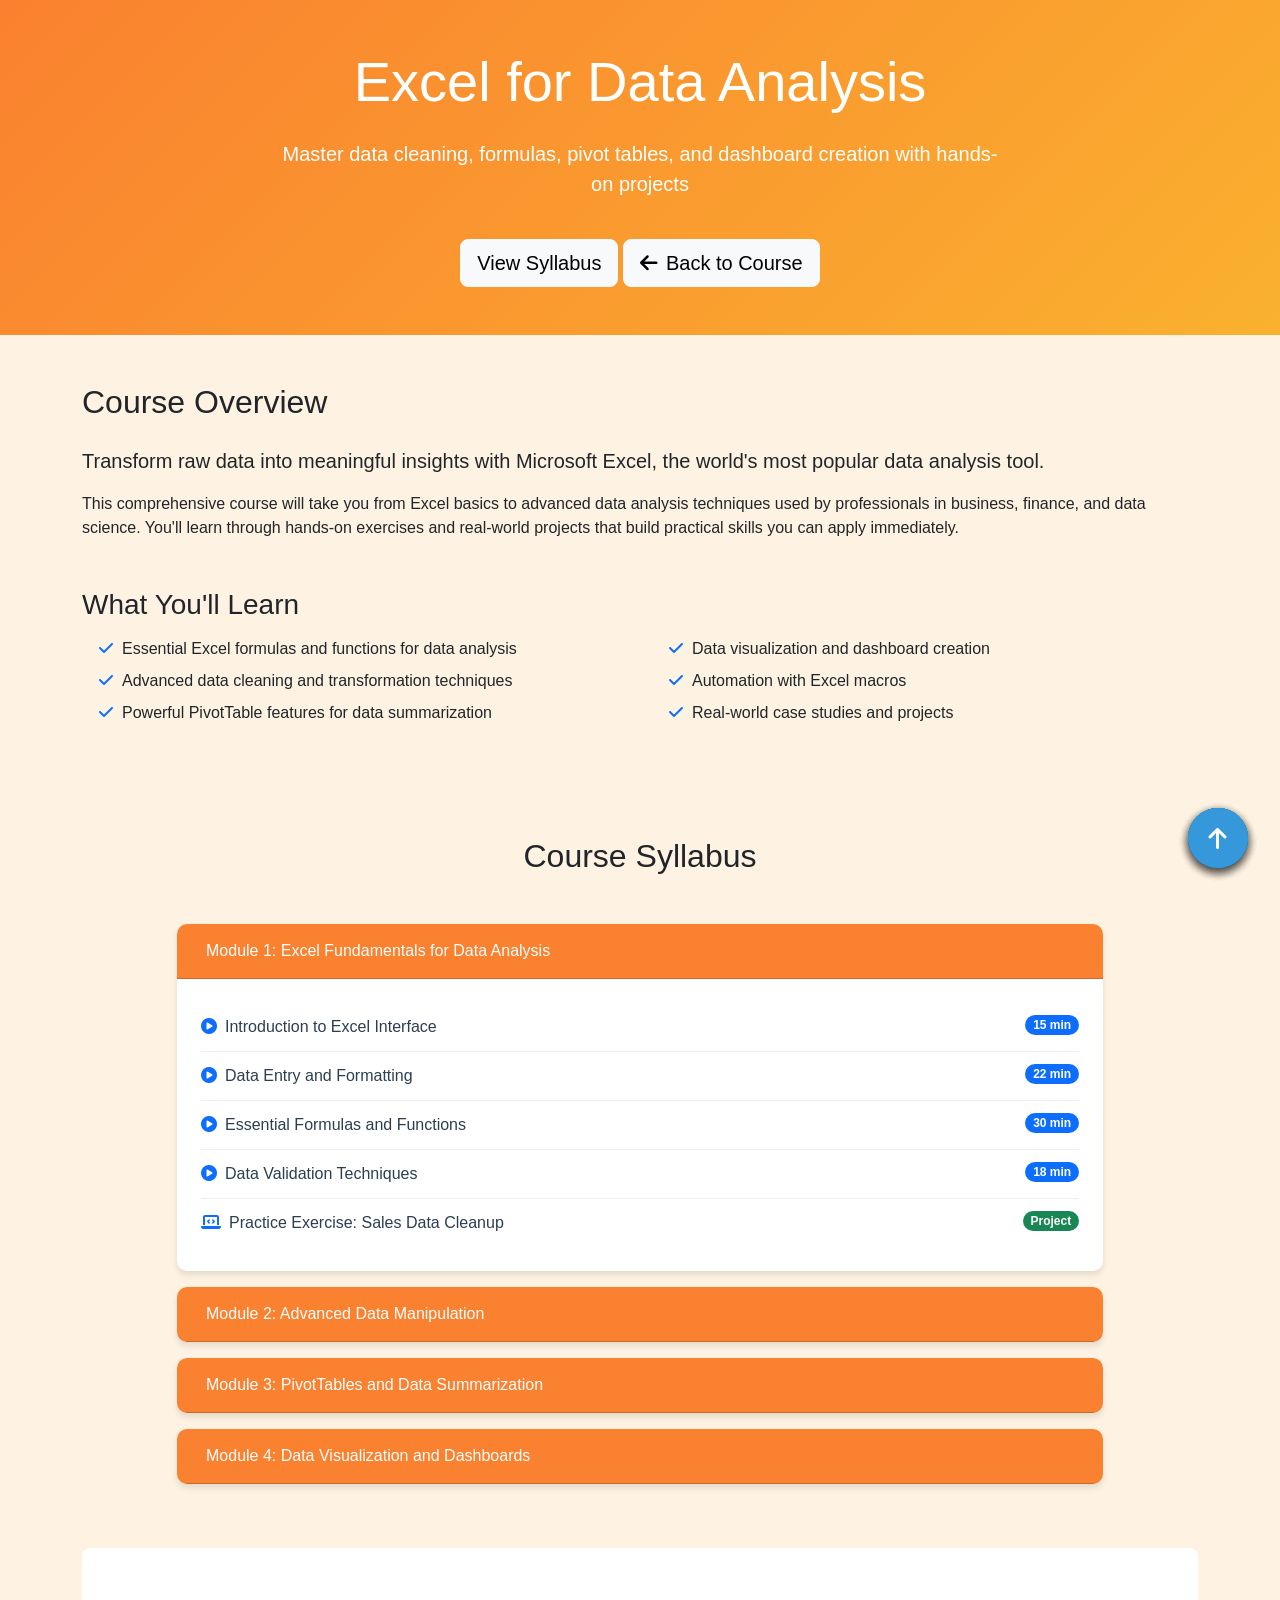
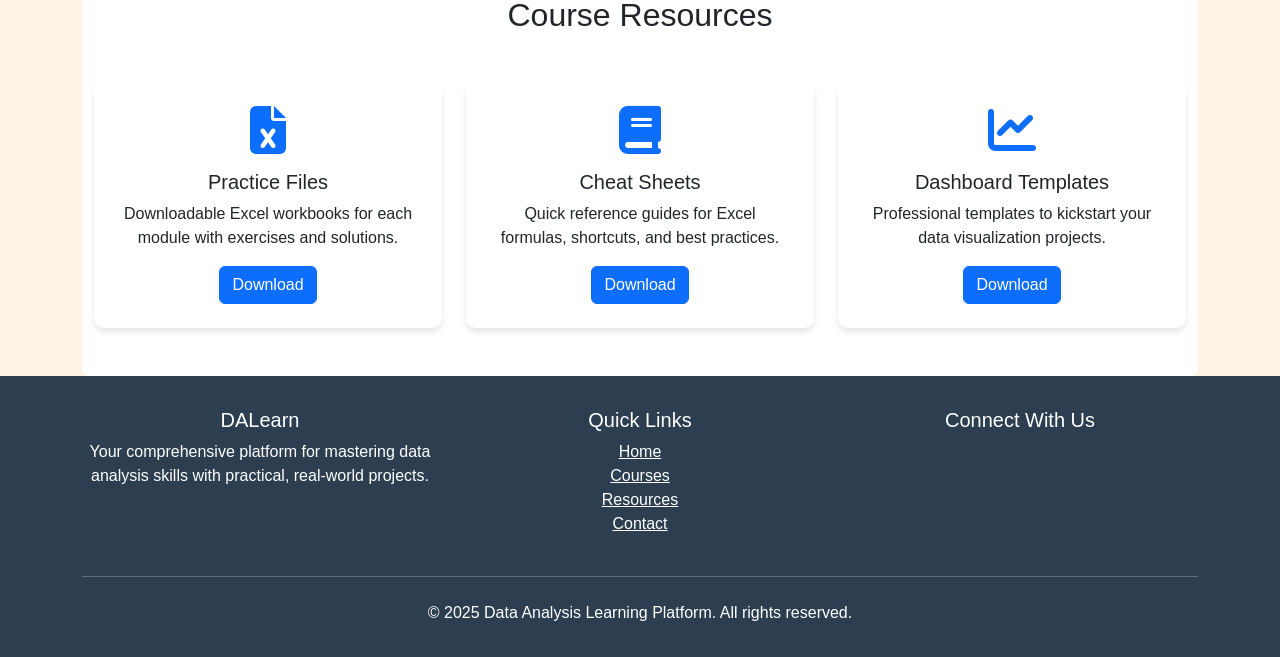
<file: excel-course.html>
<!DOCTYPE html>
<html lang="en">
<head>
  <meta charset="UTF-8" />
  <meta name="viewport" content="width=device-width, initial-scale=1.0"/>
  <title>Excel for Data Analysis | DALearn</title>
  <link href="https://cdn.jsdelivr.net/npm/bootstrap@5.3.2/dist/css/bootstrap.min.css" rel="stylesheet"/>
  <link rel="stylesheet" href="https://cdnjs.cloudflare.com/ajax/libs/font-awesome/6.4.0/css/all.min.css"/>
  <script src="https://cdn.jsdelivr.net/npm/bootstrap@5.3.2/dist/js/bootstrap.bundle.min.js"></script>
  <style>
    :root {
      --primary-color: #FA812F;
      --secondary-color: #FAB12F;
      --light-bg: #FEF3E2;
      --dark-bg: #2C3E50;
      --accent-color: #3498DB;
    }
    
    body {
      background-color: var(--light-bg);
      font-family: 'Segoe UI', Tahoma, Geneva, Verdana, sans-serif;
    }
    
    header, nav {
      background-color: var(--primary-color);
      color: white;
    }
    
    .course-header {
      padding: 3rem 0;
      background: linear-gradient(135deg, var(--primary-color), var(--secondary-color));
      color: white;
    }
    
    footer {
      padding: 2rem;
      text-align: center;
      background-color: var(--dark-bg);
      color: white;
    }
    
    .navbar {
      box-shadow: 0 2px 10px rgba(0,0,0,0.1);
      background-color: var(--primary-color) !important;
    }
    
    .navbar-nav .nav-link {
      transition: all 0.3s ease;
      font-weight: 500;
    }
    
    .navbar-nav .nav-link:hover {
      color: var(--secondary-color);
      transform: translateY(-2px);
    }
    
    .btn-outline-light {
      color: var(--secondary-color);
      border-color: var(--secondary-color);
      transition: all 0.3s ease;
    }
    
    .btn-outline-light:hover {
      background-color: var(--secondary-color);
      color: white;
      transform: translateY(-2px);
      box-shadow: 0 4px 8px rgba(0,0,0,0.1);
    }
    
    /* Course Content Styles */
    .course-content {
      padding: 3rem 0;
    }
    
    .module-card {
      border: none;
      border-radius: 10px;
      overflow: hidden;
      transition: all 0.3s ease;
      box-shadow: 0 4px 6px rgba(0,0,0,0.1);
      margin-bottom: 1.5rem;
    }
    
    .module-card:hover {
      transform: translateY(-5px);
      box-shadow: 0 10px 20px rgba(0,0,0,0.1);
    }
    
    .module-card .card-header {
      background-color: var(--primary-color);
      color: white;
      font-weight: 600;
    }
    
    .module-card .card-body {
      padding: 1.5rem;
    }
    
    .lesson-item {
      padding: 0.75rem 0;
      border-bottom: 1px solid #eee;
    }
    
    .lesson-item:last-child {
      border-bottom: none;
    }
    
    .lesson-item a {
      color: var(--dark-bg);
      text-decoration: none;
      transition: all 0.3s ease;
    }
    
    .lesson-item a:hover {
      color: var(--accent-color);
      padding-left: 5px;
    }
    
    .lesson-item .badge {
      background-color: var(--accent-color);
    }
    
    /* Resources Section */
    .resource-card {
      border: none;
      border-radius: 10px;
      overflow: hidden;
      transition: all 0.3s ease;
      box-shadow: 0 4px 6px rgba(0,0,0,0.1);
      height: 100%;
    }
    
    .resource-card:hover {
      transform: translateY(-5px);
      box-shadow: 0 10px 20px rgba(0,0,0,0.1);
    }
    
    .resource-card .card-body {
      padding: 1.5rem;
    }
    
    /* Floating Action Button */
    .fab {
      position: fixed;
      bottom: 2rem;
      right: 2rem;
      width: 60px;
      height: 60px;
      background-color: var(--accent-color);
      color: white;
      border-radius: 50%;
      display: flex;
      align-items: center;
      justify-content: center;
      font-size: 1.5rem;
      box-shadow: 0 4px 10px rgba(0,0,0,0.2);
      z-index: 100;
      transition: all 0.3s ease;
      text-decoration: none;
    }
    
    .fab:hover {
      transform: scale(1.1);
      background-color: #2980B9;
    }
    
    /* Responsive Adjustments */
    @media (max-width: 768px) {
      .course-header {
        padding: 2rem 0;
      }
      
      .course-content {
        padding: 2rem 0;
      }
    }
  </style>
</head>
<body>

  

 <!-- Course Header -->
<header class="course-header text-center">
  <div class="container">
    <div class="row justify-content-center">
      <div class="col-lg-8">
        
        <h1 class="display-4 mb-4">Excel for Data Analysis</h1>
        <p class="lead">Master data cleaning, formulas, pivot tables, and dashboard creation with hands-on projects</p>
        <a href="#syllabus" class="btn btn-light btn-lg mt-4">View Syllabus</a>
        <a href="index.html" class="btn btn-light btn-lg mt-4">
        <i class="fas fa-arrow-left me-2"></i>Back to Course
      </a>
      </div>
    </div>
  </div>
</header>

  <main class="container">
    <!-- Course Overview -->
    <section class="course-content">
      <div class="row">
        <div class="col-lg-12">
          <h2 class="mb-4">Course Overview</h2>
          <p class="lead">Transform raw data into meaningful insights with Microsoft Excel, the world's most popular data analysis tool.</p>
          <p>This comprehensive course will take you from Excel basics to advanced data analysis techniques used by professionals in business, finance, and data science. You'll learn through hands-on exercises and real-world projects that build practical skills you can apply immediately.</p>
          
          <h3 class="mt-5 mb-3">What You'll Learn</h3>
          <div class="row">
            <div class="col-md-6">
              <ul class="fa-ul">
                <li class="mb-2"><span class="fa-li"><i class="fas fa-check text-primary"></i></span>Essential Excel formulas and functions for data analysis</li>
                <li class="mb-2"><span class="fa-li"><i class="fas fa-check text-primary"></i></span>Advanced data cleaning and transformation techniques</li>
                <li class="mb-2"><span class="fa-li"><i class="fas fa-check text-primary"></i></span>Powerful PivotTable features for data summarization</li>
              </ul>
            </div>
            <div class="col-md-6">
              <ul class="fa-ul">
                <li class="mb-2"><span class="fa-li"><i class="fas fa-check text-primary"></i></span>Data visualization and dashboard creation</li>
                <li class="mb-2"><span class="fa-li"><i class="fas fa-check text-primary"></i></span>Automation with Excel macros</li>
                <li class="mb-2"><span class="fa-li"><i class="fas fa-check text-primary"></i></span>Real-world case studies and projects</li>
              </ul>
            </div>
          </div>
        </div>
      </div>
    </section>

    <!-- Course Syllabus -->
    <section id="syllabus" class="py-5">
      <div class="row justify-content-center">
        <div class="col-lg-10">
          <h2 class="text-center mb-5">Course Syllabus</h2>
          
          <div class="accordion" id="courseAccordion">
            <!-- Module 1 -->
            <div class="module-card card mb-3">
              <div class="card-header" id="module1Heading">
                <h3 class="mb-0">
                  <button class="btn btn-link text-white text-decoration-none w-100 text-start" type="button" data-bs-toggle="collapse" data-bs-target="#module1">
                    Module 1: Excel Fundamentals for Data Analysis
                  </button>
                </h3>
              </div>
              <div id="module1" class="collapse show" aria-labelledby="module1Heading" data-parent="#courseAccordion">
                <div class="card-body">
                  <div class="lesson-item">
                    <a href="#"><i class="fas fa-play-circle me-2 text-primary"></i>Introduction to Excel Interface</a>
                    <span class="badge rounded-pill bg-primary float-end">15 min</span>
                  </div>
                  <div class="lesson-item">
                    <a href="#"><i class="fas fa-play-circle me-2 text-primary"></i>Data Entry and Formatting</a>
                    <span class="badge rounded-pill bg-primary float-end">22 min</span>
                  </div>
                  <div class="lesson-item">
                    <a href="#"><i class="fas fa-play-circle me-2 text-primary"></i>Essential Formulas and Functions</a>
                    <span class="badge rounded-pill bg-primary float-end">30 min</span>
                  </div>
                  <div class="lesson-item">
                    <a href="#"><i class="fas fa-play-circle me-2 text-primary"></i>Data Validation Techniques</a>
                    <span class="badge rounded-pill bg-primary float-end">18 min</span>
                  </div>
                  <div class="lesson-item">
                    <a href="#"><i class="fas fa-laptop-code me-2 text-primary"></i>Practice Exercise: Sales Data Cleanup</a>
                    <span class="badge rounded-pill bg-success float-end">Project</span>
                  </div>
                </div>
              </div>
            </div>
            
            <!-- Module 2 -->
            <div class="module-card card mb-3">
              <div class="card-header" id="module2Heading">
                <h3 class="mb-0">
                  <button class="btn btn-link text-white text-decoration-none w-100 text-start collapsed" type="button" data-bs-toggle="collapse" data-bs-target="#module2">
                    Module 2: Advanced Data Manipulation
                  </button>
                </h3>
              </div>
              <div id="module2" class="collapse" aria-labelledby="module2Heading" data-parent="#courseAccordion">
                <div class="card-body">
                  <div class="lesson-item">
                    <a href="#"><i class="fas fa-play-circle me-2 text-primary"></i>Text and Date Functions</a>
                    <span class="badge rounded-pill bg-primary float-end">25 min</span>
                  </div>
                  <div class="lesson-item">
                    <a href="#"><i class="fas fa-play-circle me-2 text-primary"></i>Lookup Functions (VLOOKUP, INDEX/MATCH)</a>
                    <span class="badge rounded-pill bg-primary float-end">35 min</span>
                  </div>
                  <div class="lesson-item">
                    <a href="#"><i class="fas fa-play-circle me-2 text-primary"></i>Conditional Logic with IF, AND, OR</a>
                    <span class="badge rounded-pill bg-primary float-end">28 min</span>
                  </div>
                  <div class="lesson-item">
                    <a href="#"><i class="fas fa-laptop-code me-2 text-primary"></i>Practice Exercise: Employee Database Analysis</a>
                    <span class="badge rounded-pill bg-success float-end">Project</span>
                  </div>
                </div>
              </div>
            </div>
            
            <!-- Module 3 -->
            <div class="module-card card mb-3">
              <div class="card-header" id="module3Heading">
                <h3 class="mb-0">
                  <button class="btn btn-link text-white text-decoration-none w-100 text-start collapsed" type="button" data-bs-toggle="collapse" data-bs-target="#module3">
                    Module 3: PivotTables and Data Summarization
                  </button>
                </h3>
              </div>
              <div id="module3" class="collapse" aria-labelledby="module3Heading" data-parent="#courseAccordion">
                <div class="card-body">
                  <div class="lesson-item">
                    <a href="#"><i class="fas fa-play-circle me-2 text-primary"></i>Creating and Customizing PivotTables</a>
                    <span class="badge rounded-pill bg-primary float-end">30 min</span>
                  </div>
                  <div class="lesson-item">
                    <a href="#"><i class="fas fa-play-circle me-2 text-primary"></i>PivotTable Calculations and Grouping</a>
                    <span class="badge rounded-pill bg-primary float-end">25 min</span>
                  </div>
                  <div class="lesson-item">
                    <a href="#"><i class="fas fa-play-circle me-2 text-primary"></i>Slicers and Timelines for Interactive Reports</a>
                    <span class="badge rounded-pill bg-primary float-end">20 min</span>
                  </div>
                  <div class="lesson-item">
                    <a href="#"><i class="fas fa-laptop-code me-2 text-primary"></i>Practice Exercise: Sales Performance Dashboard</a>
                    <span class="badge rounded-pill bg-success float-end">Project</span>
                  </div>
                </div>
              </div>
            </div>
            
            <!-- Module 4 -->
            <div class="module-card card mb-3">
              <div class="card-header" id="module4Heading">
                <h3 class="mb-0">
                  <button class="btn btn-link text-white text-decoration-none w-100 text-start collapsed" type="button" data-bs-toggle="collapse" data-bs-target="#module4">
                    Module 4: Data Visualization and Dashboards
                  </button>
                </h3>
              </div>
              <div id="module4" class="collapse" aria-labelledby="module4Heading" data-parent="#courseAccordion">
                <div class="card-body">
                  <div class="lesson-item">
                    <a href="#"><i class="fas fa-play-circle me-2 text-primary"></i>Advanced Charting Techniques</a>
                    <span class="badge rounded-pill bg-primary float-end">28 min</span>
                  </div>
                  <div class="lesson-item">
                    <a href="#"><i class="fas fa-play-circle me-2 text-primary"></i>Conditional Formatting for Data Insights</a>
                    <span class="badge rounded-pill bg-primary float-end">22 min</span>
                  </div>
                  <div class="lesson-item">
                    <a href="#"><i class="fas fa-play-circle me-2 text-primary"></i>Interactive Dashboard Design</a>
                    <span class="badge rounded-pill bg-primary float-end">35 min</span>
                  </div>
                  <div class="lesson-item">
                    <a href="#"><i class="fas fa-laptop-code me-2 text-primary"></i>Final Project: Comprehensive Business Dashboard</a>
                    <span class="badge rounded-pill bg-success float-end">Capstone</span>
                  </div>
                </div>
              </div>
            </div>
          </div>
        </div>
      </div>
    </section>

    <!-- Course Resources -->
    <section class="py-5 bg-white rounded-3">
      <div class="container">
        <h2 class="text-center mb-5">Course Resources</h2>
        <div class="row g-4">
          <div class="col-md-4">
            <div class="resource-card card h-100">
              <div class="card-body text-center">
                <i class="fas fa-file-excel fa-3x mb-3 text-primary"></i>
                <h5 class="card-title">Practice Files</h5>
                <p class="card-text">Downloadable Excel workbooks for each module with exercises and solutions.</p>
                <a href="#" class="btn btn-primary">Download</a>
              </div>
            </div>
          </div>
          <div class="col-md-4">
            <div class="resource-card card h-100">
              <div class="card-body text-center">
                <i class="fas fa-book fa-3x mb-3 text-primary"></i>
                <h5 class="card-title">Cheat Sheets</h5>
                <p class="card-text">Quick reference guides for Excel formulas, shortcuts, and best practices.</p>
                <a href="#" class="btn btn-primary">Download</a>
              </div>
            </div>
          </div>
          <div class="col-md-4">
            <div class="resource-card card h-100">
              <div class="card-body text-center">
                <i class="fas fa-chart-line fa-3x mb-3 text-primary"></i>
                <h5 class="card-title">Dashboard Templates</h5>
                <p class="card-text">Professional templates to kickstart your data visualization projects.</p>
                <a href="#" class="btn btn-primary">Download</a>
              </div>
            </div>
          </div>
        </div>
      </div>
    </section>
  </main>

  <footer class="text-white">
    <div class="container">
      <div class="row">
        <div class="col-md-4 mb-4 mb-md-0">
          <h5>DALearn</h5>
          <p>Your comprehensive platform for mastering data analysis skills with practical, real-world projects.</p>
        </div>
        <div class="col-md-4 mb-4 mb-md-0">
          <h5>Quick Links</h5>
          <ul class="list-unstyled">
            <li><a href="index.html#home" class="text-white">Home</a></li>
            <li><a href="index.html#courses" class="text-white">Courses</a></li>
            <li><a href="index.html#resources" class="text-white">Resources</a></li>
            <li><a href="index.html#contact" class="text-white">Contact</a></li>
          </ul>
        </div>
        <div class="col-md-4">
          <h5>Connect With Us</h5>
          <div class="social-links">
            <a href="#" class="text-white me-3"><i class="fab fa-facebook-f"></i></a>
            <a href="#" class="text-white me-3"><i class="fab fa-twitter"></i></a>
            <a href="#" class="text-white me-3"><i class="fab fa-linkedin-in"></i></a>
            <a href="#" class="text-white me-3"><i class="fab fa-instagram"></i></a>
            <a href="#" class="text-white"><i class="fab fa-youtube"></i></a>
          </div>
        </div>
      </div>
      <hr class="my-4 bg-light">
      <div class="text-center">
        &copy; 2025 Data Analysis Learning Platform. All rights reserved.
      </div>
    </div>
  </footer>

  <a href="#" class="fab">
    <i class="fas fa-arrow-up"></i>
  </a>

</body>
</html>
</file>
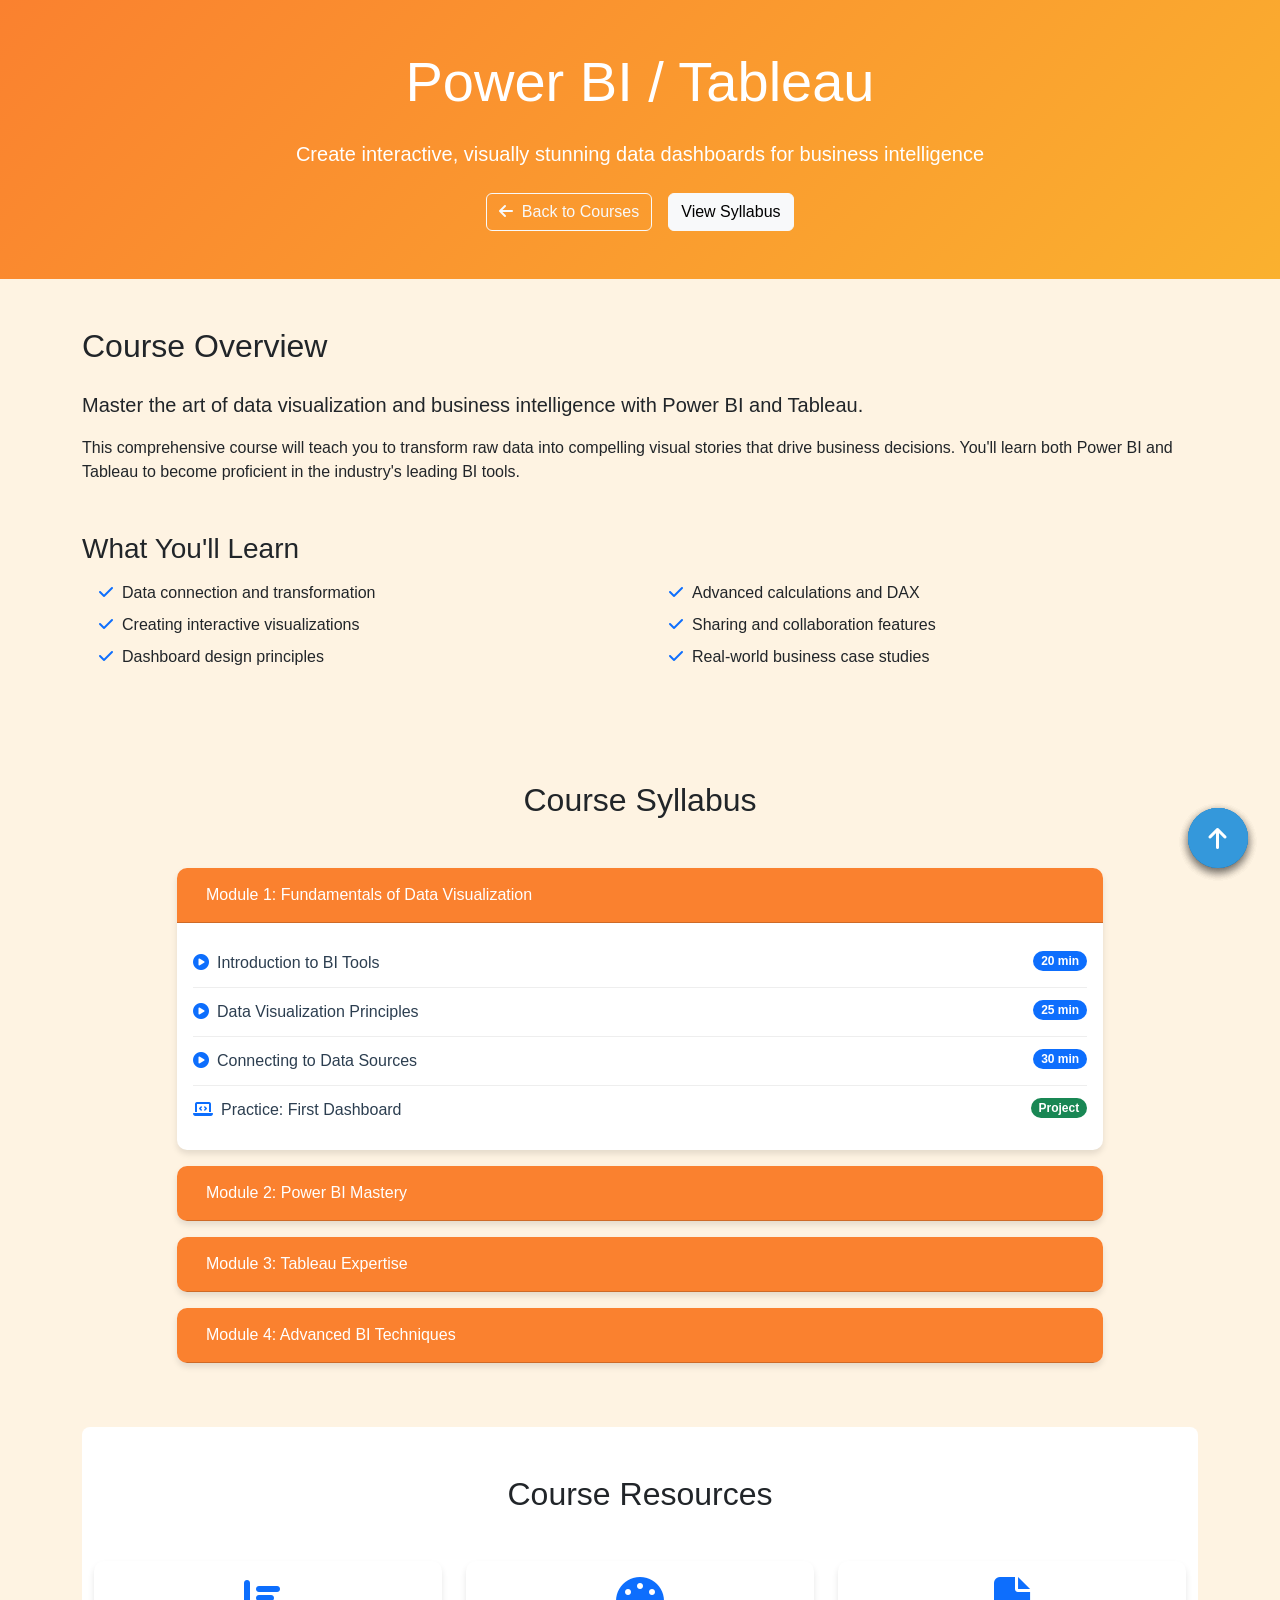
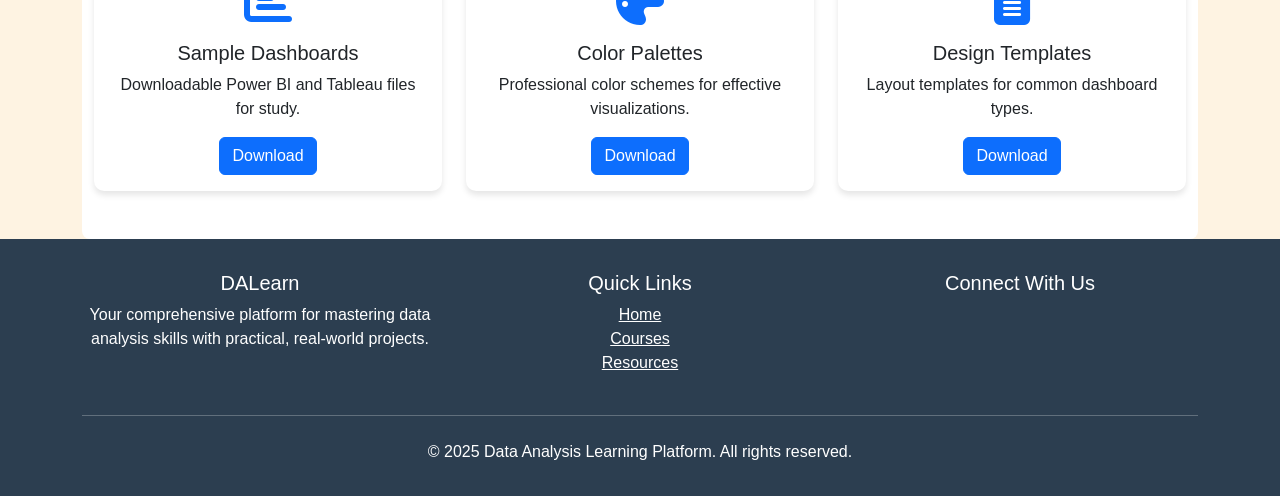
<file: powerBi-course.html>
<!DOCTYPE html>
<html lang="en">
<head>
  <meta charset="UTF-8" />
  <meta name="viewport" content="width=device-width, initial-scale=1.0"/>
  <title>Power BI / Tableau | DALearn</title>
  <link href="https://cdn.jsdelivr.net/npm/bootstrap@5.3.2/dist/css/bootstrap.min.css" rel="stylesheet"/>
  <link rel="stylesheet" href="https://cdnjs.cloudflare.com/ajax/libs/font-awesome/6.4.0/css/all.min.css"/>
  <script src="https://cdn.jsdelivr.net/npm/bootstrap@5.3.2/dist/js/bootstrap.bundle.min.js"></script>
  <style>
    :root {
      --primary-color: #FA812F;
      --secondary-color: #FAB12F;
      --light-bg: #FEF3E2;
      --dark-bg: #2C3E50;
      --accent-color: #3498DB;
    }
    
    body {
      background-color: var(--light-bg);
      font-family: 'Segoe UI', Tahoma, Geneva, Verdana, sans-serif;
    }
    
    header, nav {
      background-color: var(--primary-color);
      color: white;
    }
    
    .course-header {
      padding: 3rem 0;
      background: linear-gradient(135deg, var(--primary-color), var(--secondary-color));
      color: white;
    }
    
    footer {
      padding: 2rem;
      text-align: center;
      background-color: var(--dark-bg);
      color: white;
    }
    
    .navbar {
      box-shadow: 0 2px 10px rgba(0,0,0,0.1);
      background-color: var(--primary-color) !important;
    }
    
    .module-card {
      border: none;
      border-radius: 10px;
      overflow: hidden;
      transition: all 0.3s ease;
      box-shadow: 0 4px 6px rgba(0,0,0,0.1);
      margin-bottom: 1.5rem;
    }
    
    .module-card:hover {
      transform: translateY(-5px);
      box-shadow: 0 10px 20px rgba(0,0,0,0.1);
    }
    
    .module-card .card-header {
      background-color: var(--primary-color);
      color: white;
      font-weight: 600;
    }
    
    .lesson-item {
      padding: 0.75rem 0;
      border-bottom: 1px solid #eee;
    }
    
    .lesson-item:last-child {
      border-bottom: none;
    }
    
    .lesson-item a {
      color: var(--dark-bg);
      text-decoration: none;
      transition: all 0.3s ease;
    }
    
    .lesson-item a:hover {
      color: var(--accent-color);
      padding-left: 5px;
    }
    
    .lesson-item .badge {
      background-color: var(--accent-color);
    }
    
    .resource-card {
      border: none;
      border-radius: 10px;
      overflow: hidden;
      transition: all 0.3s ease;
      box-shadow: 0 4px 6px rgba(0,0,0,0.1);
      height: 100%;
    }
    
    .resource-card:hover {
      transform: translateY(-5px);
      box-shadow: 0 10px 20px rgba(0,0,0,0.1);
    }
    
    .fab {
      position: fixed;
      bottom: 2rem;
      right: 2rem;
      width: 60px;
      height: 60px;
      background-color: var(--accent-color);
      color: white;
      border-radius: 50%;
      display: flex;
      align-items: center;
      justify-content: center;
      font-size: 1.5rem;
      box-shadow: 0 4px 10px rgba(0,0,0,0.2);
      z-index: 100;
      transition: all 0.3s ease;
      text-decoration: none;
    }
    
    .fab:hover {
      transform: scale(1.1);
      background-color: #2980B9;
    }
    
    @media (max-width: 768px) {
      .course-header {
        padding: 2rem 0;
      }
    }
  </style>
</head>
<body>

  
  <!-- Course Header -->
  <header class="course-header text-center">
    <div class="container">
      <div class="row justify-content-center">
        <div class="col-lg-8">
          <h1 class="display-4 mb-4">Power BI / Tableau</h1>
          <p class="lead">Create interactive, visually stunning data dashboards for business intelligence</p>
          <div class="d-flex justify-content-center gap-3 mt-4">
            <a href="index.html" class="btn btn-outline-light">
              <i class="fas fa-arrow-left me-1"></i> Back to Courses
            </a>
            <a href="#syllabus" class="btn btn-light">View Syllabus</a>
          </div>
        </div>
      </div>
    </div>
  </header>

  <main class="container">
    <!-- Course Overview -->
    <section class="py-5">
      <div class="row">
        <div class="col-lg-12">
          <h2 class="mb-4">Course Overview</h2>
          <p class="lead">Master the art of data visualization and business intelligence with Power BI and Tableau.</p>
          <p>This comprehensive course will teach you to transform raw data into compelling visual stories that drive business decisions. You'll learn both Power BI and Tableau to become proficient in the industry's leading BI tools.</p>
          
          <h3 class="mt-5 mb-3">What You'll Learn</h3>
          <div class="row">
            <div class="col-md-6">
              <ul class="fa-ul">
                <li class="mb-2"><span class="fa-li"><i class="fas fa-check text-primary"></i></span>Data connection and transformation</li>
                <li class="mb-2"><span class="fa-li"><i class="fas fa-check text-primary"></i></span>Creating interactive visualizations</li>
                <li class="mb-2"><span class="fa-li"><i class="fas fa-check text-primary"></i></span>Dashboard design principles</li>
              </ul>
            </div>
            <div class="col-md-6">
              <ul class="fa-ul">
                <li class="mb-2"><span class="fa-li"><i class="fas fa-check text-primary"></i></span>Advanced calculations and DAX</li>
                <li class="mb-2"><span class="fa-li"><i class="fas fa-check text-primary"></i></span>Sharing and collaboration features</li>
                <li class="mb-2"><span class="fa-li"><i class="fas fa-check text-primary"></i></span>Real-world business case studies</li>
              </ul>
            </div>
          </div>
        </div>
      </div>
    </section>

    <!-- Course Syllabus -->
    <section id="syllabus" class="py-5">
      <div class="row justify-content-center">
        <div class="col-lg-10">
          <h2 class="text-center mb-5">Course Syllabus</h2>
          
          <div class="accordion" id="courseAccordion">
            <!-- Module 1 -->
            <div class="module-card card mb-3">
              <div class="card-header" id="module1Heading">
                <h3 class="mb-0">
                  <button class="btn btn-link text-white text-decoration-none w-100 text-start" type="button" data-bs-toggle="collapse" data-bs-target="#module1">
                    Module 1: Fundamentals of Data Visualization
                  </button>
                </h3>
              </div>
              <div id="module1" class="collapse show" aria-labelledby="module1Heading" data-parent="#courseAccordion">
                <div class="card-body">
                  <div class="lesson-item">
                    <a href="#"><i class="fas fa-play-circle me-2 text-primary"></i>Introduction to BI Tools</a>
                    <span class="badge rounded-pill bg-primary float-end">20 min</span>
                  </div>
                  <div class="lesson-item">
                    <a href="#"><i class="fas fa-play-circle me-2 text-primary"></i>Data Visualization Principles</a>
                    <span class="badge rounded-pill bg-primary float-end">25 min</span>
                  </div>
                  <div class="lesson-item">
                    <a href="#"><i class="fas fa-play-circle me-2 text-primary"></i>Connecting to Data Sources</a>
                    <span class="badge rounded-pill bg-primary float-end">30 min</span>
                  </div>
                  <div class="lesson-item">
                    <a href="#"><i class="fas fa-laptop-code me-2 text-primary"></i>Practice: First Dashboard</a>
                    <span class="badge rounded-pill bg-success float-end">Project</span>
                  </div>
                </div>
              </div>
            </div>
            
            <!-- Module 2 -->
            <div class="module-card card mb-3">
              <div class="card-header" id="module2Heading">
                <h3 class="mb-0">
                  <button class="btn btn-link text-white text-decoration-none w-100 text-start collapsed" type="button" data-bs-toggle="collapse" data-bs-target="#module2">
                    Module 2: Power BI Mastery
                  </button>
                </h3>
              </div>
              <div id="module2" class="collapse" aria-labelledby="module2Heading" data-parent="#courseAccordion">
                <div class="card-body">
                  <div class="lesson-item">
                    <a href="#"><i class="fas fa-play-circle me-2 text-primary"></i>Power Query Transformation</a>
                    <span class="badge rounded-pill bg-primary float-end">35 min</span>
                  </div>
                  <div class="lesson-item">
                    <a href="#"><i class="fas fa-play-circle me-2 text-primary"></i>DAX Formulas</a>
                    <span class="badge rounded-pill bg-primary float-end">40 min</span>
                  </div>
                  <div class="lesson-item">
                    <a href="#"><i class="fas fa-play-circle me-2 text-primary"></i>Power BI Service</a>
                    <span class="badge rounded-pill bg-primary float-end">25 min</span>
                  </div>
                  <div class="lesson-item">
                    <a href="#"><i class="fas fa-laptop-code me-2 text-primary"></i>Practice: Sales Analytics Dashboard</a>
                    <span class="badge rounded-pill bg-success float-end">Project</span>
                  </div>
                </div>
              </div>
            </div>
            
            <!-- Module 3 -->
            <div class="module-card card mb-3">
              <div class="card-header" id="module3Heading">
                <h3 class="mb-0">
                  <button class="btn btn-link text-white text-decoration-none w-100 text-start collapsed" type="button" data-bs-toggle="collapse" data-bs-target="#module3">
                    Module 3: Tableau Expertise
                  </button>
                </h3>
              </div>
              <div id="module3" class="collapse" aria-labelledby="module3Heading" data-parent="#courseAccordion">
                <div class="card-body">
                  <div class="lesson-item">
                    <a href="#"><i class="fas fa-play-circle me-2 text-primary"></i>Tableau Interface</a>
                    <span class="badge rounded-pill bg-primary float-end">30 min</span>
                  </div>
                  <div class="lesson-item">
                    <a href="#"><i class="fas fa-play-circle me-2 text-primary"></i>Calculated Fields</a>
                    <span class="badge rounded-pill bg-primary float-end">35 min</span>
                  </div>
                  <div class="lesson-item">
                    <a href="#"><i class="fas fa-play-circle me-2 text-primary"></i>Parameters and Sets</a>
                    <span class="badge rounded-pill bg-primary float-end">25 min</span>
                  </div>
                  <div class="lesson-item">
                    <a href="#"><i class="fas fa-laptop-code me-2 text-primary"></i>Practice: Marketing Performance Dashboard</a>
                    <span class="badge rounded-pill bg-success float-end">Project</span>
                  </div>
                </div>
              </div>
            </div>
            
            <!-- Module 4 -->
            <div class="module-card card mb-3">
              <div class="card-header" id="module4Heading">
                <h3 class="mb-0">
                  <button class="btn btn-link text-white text-decoration-none w-100 text-start collapsed" type="button" data-bs-toggle="collapse" data-bs-target="#module4">
                    Module 4: Advanced BI Techniques
                  </button>
                </h3>
              </div>
              <div id="module4" class="collapse" aria-labelledby="module4Heading" data-parent="#courseAccordion">
                <div class="card-body">
                  <div class="lesson-item">
                    <a href="#"><i class="fas fa-play-circle me-2 text-primary"></i>Storytelling with Data</a>
                    <span class="badge rounded-pill bg-primary float-end">28 min</span>
                  </div>
                  <div class="lesson-item">
                    <a href="#"><i class="fas fa-play-circle me-2 text-primary"></i>Performance Optimization</a>
                    <span class="badge rounded-pill bg-primary float-end">22 min</span>
                  </div>
                  <div class="lesson-item">
                    <a href="#"><i class="fas fa-play-circle me-2 text-primary"></i>Sharing and Security</a>
                    <span class="badge rounded-pill bg-primary float-end">25 min</span>
                  </div>
                  <div class="lesson-item">
                    <a href="#"><i class="fas fa-laptop-code me-2 text-primary"></i>Final Project: Comprehensive Business Dashboard</a>
                    <span class="badge rounded-pill bg-success float-end">Capstone</span>
                  </div>
                </div>
              </div>
            </div>
          </div>
        </div>
      </div>
    </section>

    <!-- Course Resources -->
    <section class="py-5 bg-white rounded-3">
      <div class="container">
        <h2 class="text-center mb-5">Course Resources</h2>
        <div class="row g-4">
          <div class="col-md-4">
            <div class="resource-card card h-100">
              <div class="card-body text-center">
                <i class="fas fa-chart-bar fa-3x mb-3 text-primary"></i>
                <h5 class="card-title">Sample Dashboards</h5>
                <p class="card-text">Downloadable Power BI and Tableau files for study.</p>
                <a href="#" class="btn btn-primary">Download</a>
              </div>
            </div>
          </div>
          <div class="col-md-4">
            <div class="resource-card card h-100">
              <div class="card-body text-center">
                <i class="fas fa-palette fa-3x mb-3 text-primary"></i>
                <h5 class="card-title">Color Palettes</h5>
                <p class="card-text">Professional color schemes for effective visualizations.</p>
                <a href="#" class="btn btn-primary">Download</a>
              </div>
            </div>
          </div>
          <div class="col-md-4">
            <div class="resource-card card h-100">
              <div class="card-body text-center">
                <i class="fas fa-file-alt fa-3x mb-3 text-primary"></i>
                <h5 class="card-title">Design Templates</h5>
                <p class="card-text">Layout templates for common dashboard types.</p>
                <a href="#" class="btn btn-primary">Download</a>
              </div>
            </div>
          </div>
        </div>
      </div>
    </section>
  </main>

  <footer class="text-white">
    <div class="container">
      <div class="row">
        <div class="col-md-4 mb-4 mb-md-0">
          <h5>DALearn</h5>
          <p>Your comprehensive platform for mastering data analysis skills with practical, real-world projects.</p>
        </div>
        <div class="col-md-4 mb-4 mb-md-0">
          <h5>Quick Links</h5>
          <ul class="list-unstyled">
            <li><a href="index.html#home" class="text-white">Home</a></li>
            <li><a href="index.html#courses" class="text-white">Courses</a></li>
            <li><a href="index.html#resources" class="text-white">Resources</a></li>
          </ul>
        </div>
        <div class="col-md-4">
          <h5>Connect With Us</h5>
          <div class="social-links">
            <a href="#" class="text-white me-3"><i class="fab fa-linkedin-in"></i></a>
            <a href="#" class="text-white me-3"><i class="fab fa-twitter"></i></a>
            <a href="#" class="text-white"><i class="fab fa-youtube"></i></a>
          </div>
        </div>
      </div>
      <hr class="my-4 bg-light">
      <div class="text-center">
        &copy; 2025 Data Analysis Learning Platform. All rights reserved.
      </div>
    </div>
  </footer>

  <a href="#" class="fab">
    <i class="fas fa-arrow-up"></i>
  </a>

</body>
</html>
</file>
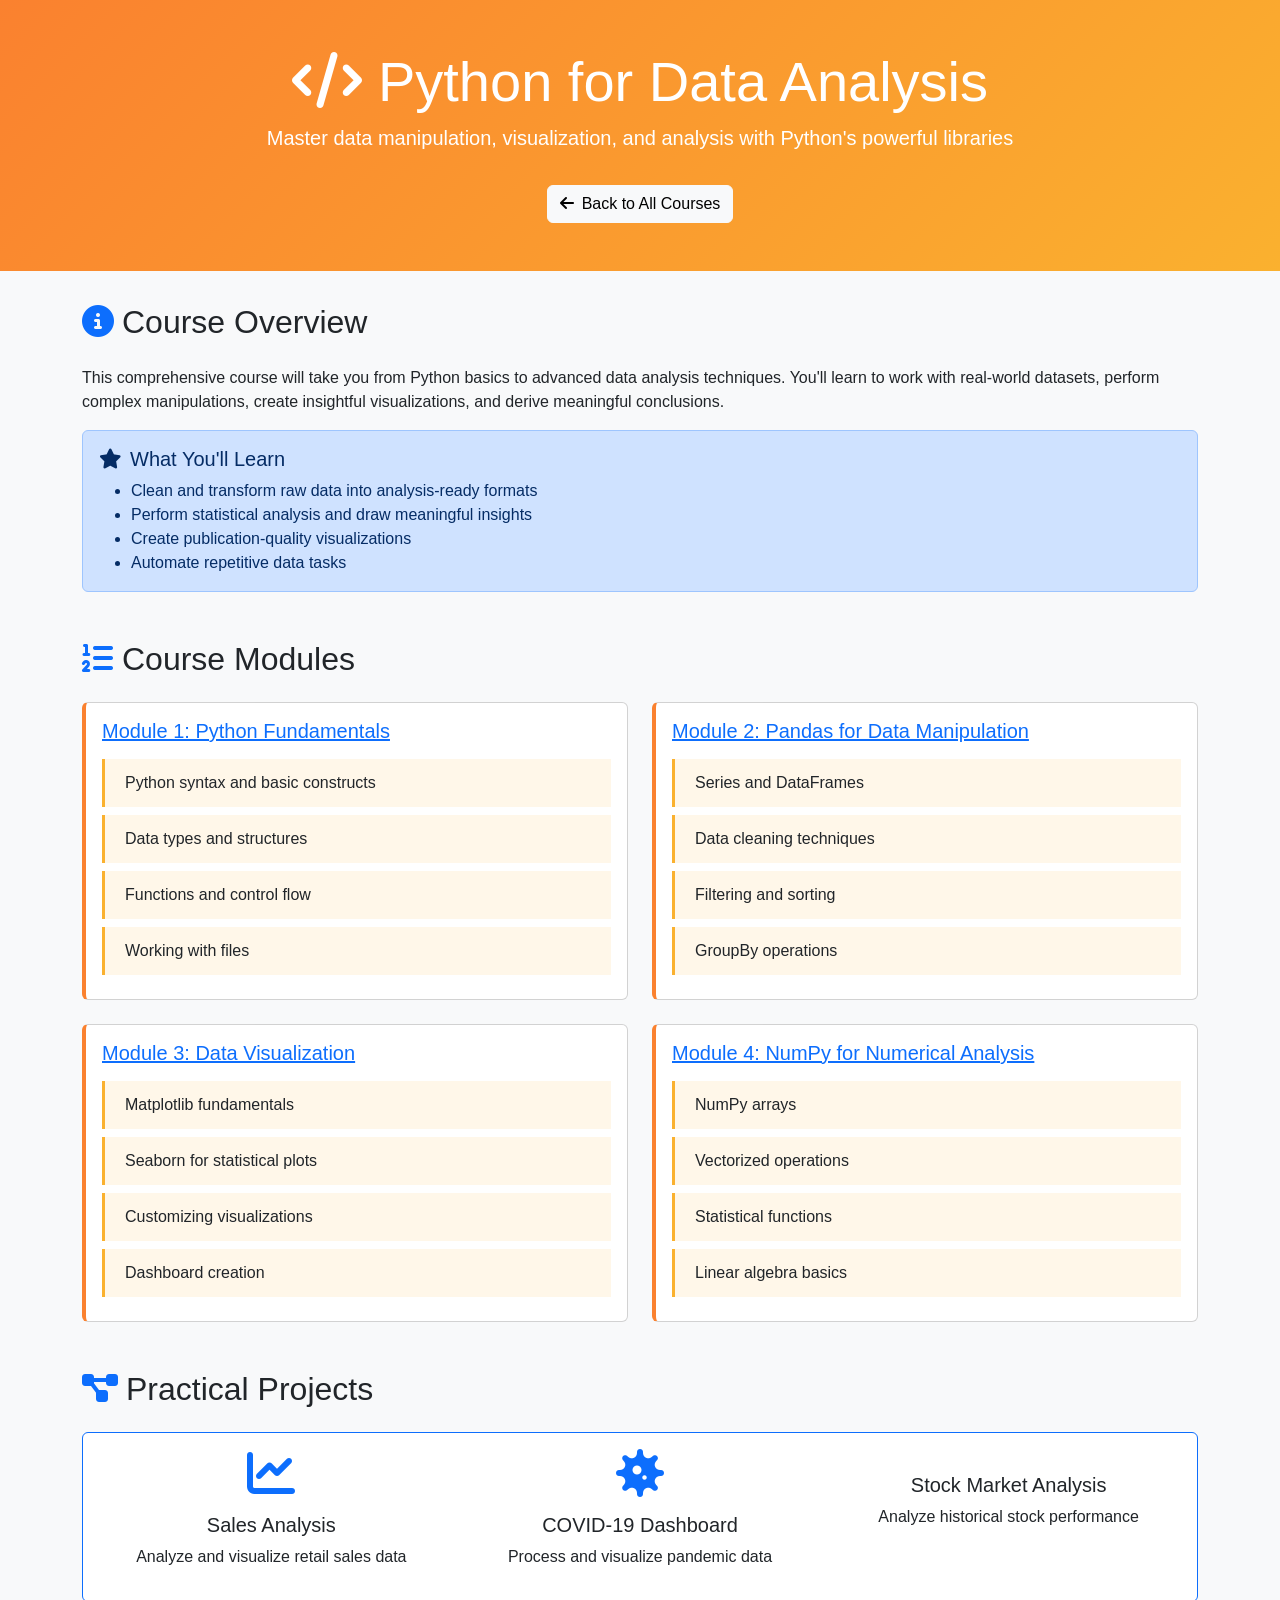
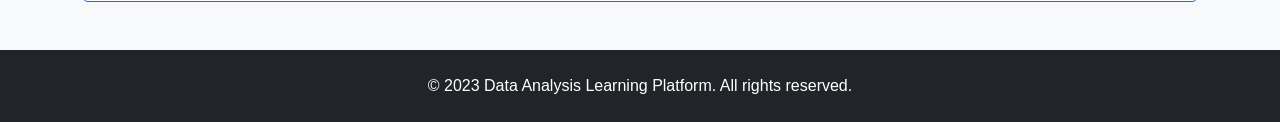
<file: python-course.html>
<!DOCTYPE html>
<html lang="en">
<head>
  <meta charset="UTF-8">
  <meta name="viewport" content="width=device-width, initial-scale=1.0">
  <title>Python for Data Analysis | DALearn</title>
  <link href="https://cdn.jsdelivr.net/npm/bootstrap@5.3.2/dist/css/bootstrap.min.css" rel="stylesheet">
  <link rel="stylesheet" href="https://cdnjs.cloudflare.com/ajax/libs/font-awesome/6.4.0/css/all.min.css">
  <style>
    :root {
      --primary-color: #FA812F;
      --secondary-color: #FAB12F;
      --light-bg: #FEF3E2;
    }
    
    body {
      font-family: 'Segoe UI', Tahoma, Geneva, Verdana, sans-serif;
      background-color: #f8f9fa;
    }
    
    .course-header {
      background: linear-gradient(135deg, var(--primary-color), var(--secondary-color));
      color: white;
      padding: 3rem 0;
      margin-bottom: 2rem;
    }
    
    .module-card {
      border-left: 4px solid var(--primary-color);
      transition: all 0.3s ease;
      height: 100%;
    }
    
    .module-card:hover {
      transform: translateY(-5px);
      box-shadow: 0 10px 20px rgba(0,0,0,0.1);
    }
    
    .topic-item {
      padding: 0.75rem 1.25rem;
      border-left: 3px solid var(--secondary-color);
      margin-bottom: 0.5rem;
      background-color: rgba(250, 177, 47, 0.1);
    }
    
    .back-to-courses {
      color: var(--primary-color);
    }
    
    .back-to-courses:hover {
      text-decoration: underline;
    }
  </style>
</head>
<body>

  <!-- Course Header -->
  <header class="course-header text-center">
    <div class="container">
      <h1 class="display-4"><i class="fas fa-code me-3"></i>Python for Data Analysis</h1>
      <p class="lead">Master data manipulation, visualization, and analysis with Python's powerful libraries</p>
      <a href="index.html#courses" class="btn btn-light mt-3">
        <i class="fas fa-arrow-left me-2"></i>Back to All Courses
      </a>
    </div>
  </header>

  <main class="container mb-5">
    <!-- Course Overview -->
    <section class="mb-5">
      <h2 class="mb-4"><i class="fas fa-info-circle text-primary me-2"></i>Course Overview</h2>
      <p>This comprehensive course will take you from Python basics to advanced data analysis techniques. You'll learn to work with real-world datasets, perform complex manipulations, create insightful visualizations, and derive meaningful conclusions.</p>
      
      <div class="alert alert-primary">
        <h5><i class="fas fa-star me-2"></i>What You'll Learn</h5>
        <ul class="mb-0">
          <li>Clean and transform raw data into analysis-ready formats</li>
          <li>Perform statistical analysis and draw meaningful insights</li>
          <li>Create publication-quality visualizations</li>
          <li>Automate repetitive data tasks</li>
        </ul>
      </div>
    </section>

    <!-- Course Modules -->
    <section class="mb-5">
      <h2 class="mb-4"><i class="fas fa-list-ol text-primary me-2"></i>Course Modules</h2>
      
      <div class="row g-4">
        <!-- Module 1 -->
        <div class="col-md-6">
          <div class="card module-card h-100">
            <div class="card-body">
              <h5 class="card-title text-primary"><a href="module1.html">Module 1: Python Fundamentals</a></h5>
              <div class="mt-3">
                <div class="topic-item">Python syntax and basic constructs</div>
                <div class="topic-item">Data types and structures</div>
                <div class="topic-item">Functions and control flow</div>
                <div class="topic-item">Working with files</div>
              </div>
            </div>
          </div>
        </div>
        
        <!-- Module 2 -->
        <div class="col-md-6">
          <div class="card module-card h-100">
            <div class="card-body">
              <h5 class="card-title text-primary"><a href="module2.html">Module 2: Pandas for Data Manipulation</a></h5>
              <div class="mt-3">
                <div class="topic-item">Series and DataFrames</div>
                <div class="topic-item">Data cleaning techniques</div>
                <div class="topic-item">Filtering and sorting</div>
                <div class="topic-item">GroupBy operations</div>
              </div>
            </div>
          </div>
        </div>
        
        <!-- Module 3 -->
        <div class="col-md-6">
          <div class="card module-card h-100">
            <div class="card-body">
              <h5 class="card-title text-primary"><a href="module3.html">Module 3: Data Visualization</a></h5>
              <div class="mt-3">
                <div class="topic-item">Matplotlib fundamentals</div>
                <div class="topic-item">Seaborn for statistical plots</div>
                <div class="topic-item">Customizing visualizations</div>
                <div class="topic-item">Dashboard creation</div>
              </div>
            </div>
          </div>
        </div>
        
        <!-- Module 4 -->
        <div class="col-md-6">
          <div class="card module-card h-100">
            <div class="card-body">
              <h5 class="card-title text-primary"><a href="module4.html">Module 4: NumPy for Numerical Analysis</a></h5>
              <div class="mt-3">
                <div class="topic-item">NumPy arrays</div>
                <div class="topic-item">Vectorized operations</div>
                <div class="topic-item">Statistical functions</div>
                <div class="topic-item">Linear algebra basics</div>
              </div>
            </div>
          </div>
        </div>
      </div>
    </section>

    <!-- Practical Projects -->
    <section class="mb-5">
      <h2 class="mb-4"><i class="fas fa-project-diagram text-primary me-2"></i>Practical Projects</h2>
      <div class="card border-primary">
        <div class="card-body">
          <div class="row">
            <div class="col-md-4 mb-3 mb-md-0">
              <div class="text-center">
                <i class="fas fa-chart-line fa-3x text-primary mb-3"></i>
                <h5>Sales Analysis</h5>
                <p>Analyze and visualize retail sales data</p>
              </div>
            </div>
            <div class="col-md-4 mb-3 mb-md-0">
              <div class="text-center">
                <i class="fas fa-virus fa-3x text-primary mb-3"></i>
                <h5>COVID-19 Dashboard</h5>
                <p>Process and visualize pandemic data</p>
              </div>
            </div>
            <div class="col-md-4">
              <div class="text-center">
                <i class="fas fa-stock fa-3x text-primary mb-3"></i>
                <h5>Stock Market Analysis</h5>
                <p>Analyze historical stock performance</p>
              </div>
            </div>
          </div>
        </div>
      </div>
    </section>
  </main>

  <footer class="bg-dark text-white py-4">
    <div class="container text-center">
      <p class="mb-0">&copy; 2023 Data Analysis Learning Platform. All rights reserved.</p>
    </div>
  </footer>

  <script src="https://cdn.jsdelivr.net/npm/bootstrap@5.3.2/dist/js/bootstrap.bundle.min.js"></script>
</body>
</html>
</file>
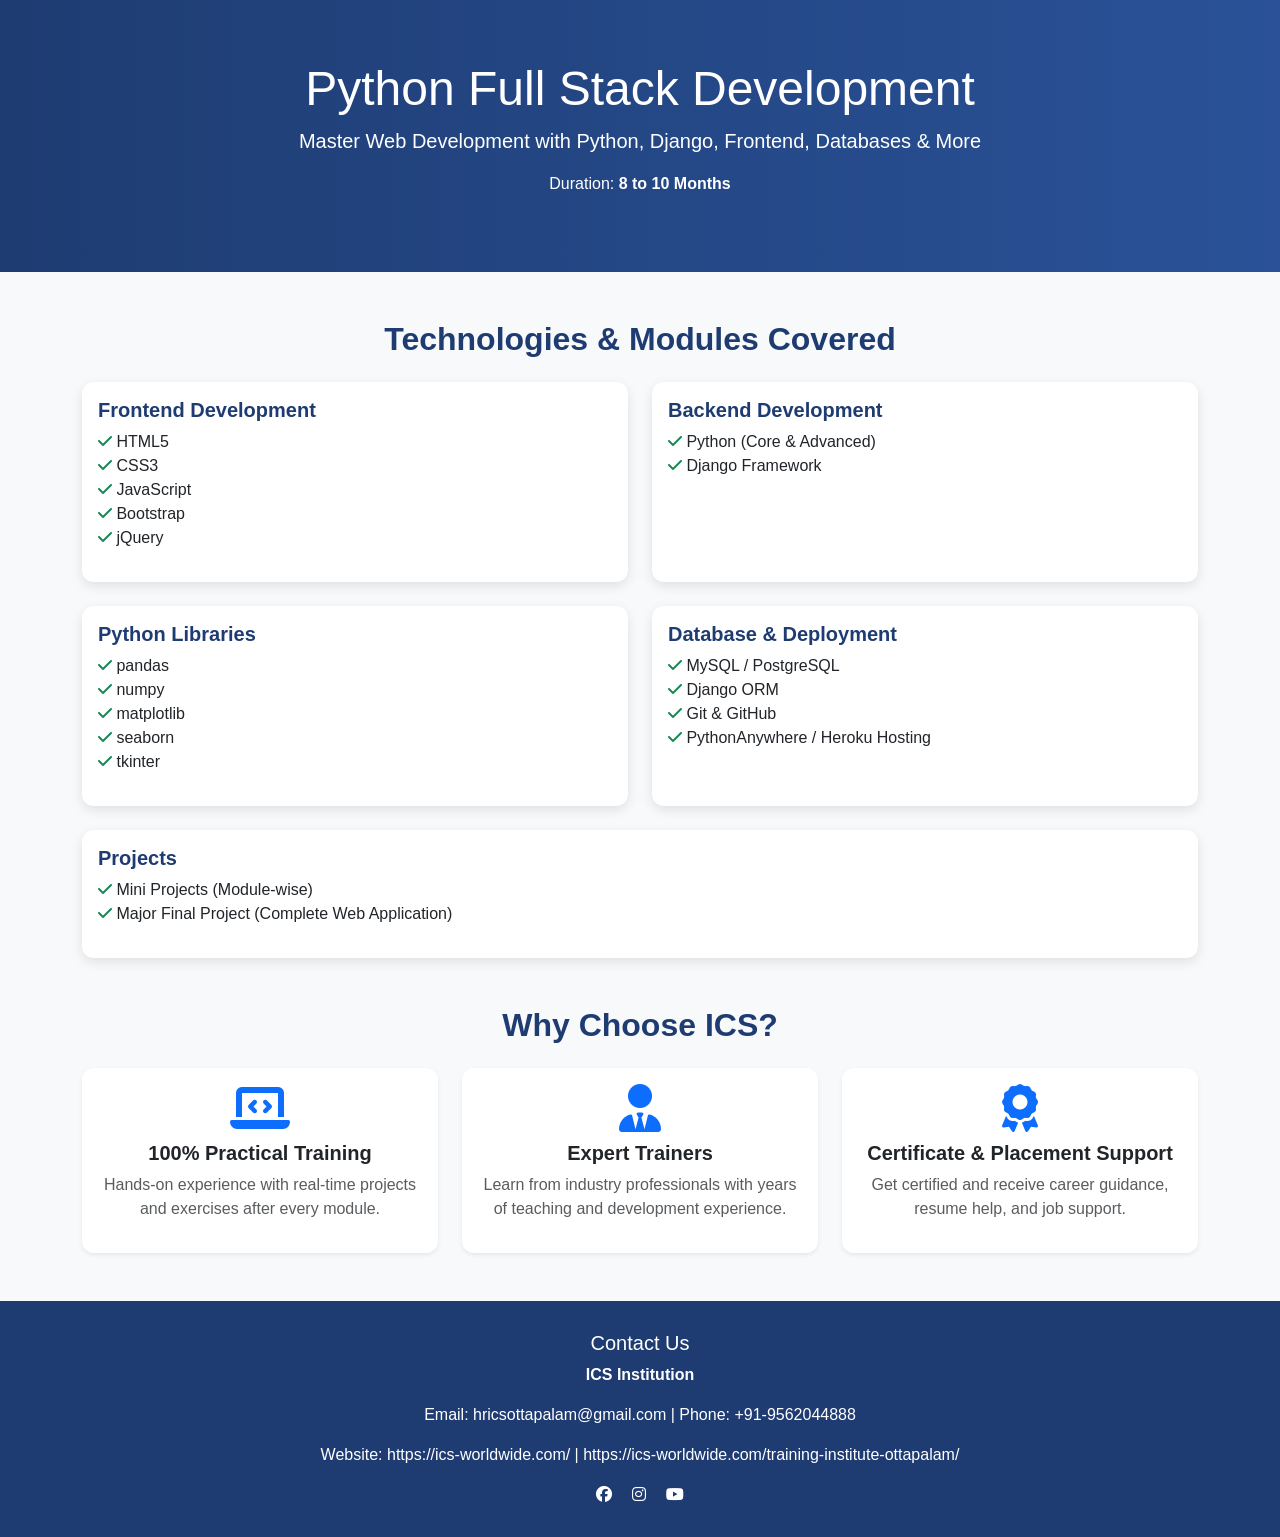
<file: python-fullstack.html>
<!DOCTYPE html>
<html lang="en">
<head>
  <meta charset="UTF-8" />
  <meta name="viewport" content="width=device-width, initial-scale=1.0"/>
  <title>ICS | Python Full Stack Development</title>
  <link href="https://cdn.jsdelivr.net/npm/bootstrap@5.3.2/dist/css/bootstrap.min.css" rel="stylesheet"/>
  <link rel="stylesheet" href="https://cdnjs.cloudflare.com/ajax/libs/font-awesome/6.4.0/css/all.min.css"/>
  <style>
    body {
      font-family: 'Segoe UI', sans-serif;
      background-color: #f8f9fa;
    }
    .hero {
      background: linear-gradient(to right, #1e3c72, #2a5298);
      color: white;
      padding: 60px 20px;
      text-align: center;
    }
    .section-title {
      font-weight: bold;
      color: #1e3c72;
    }
    .card {
      border: none;
      border-radius: 12px;
      box-shadow: 0 4px 12px rgba(0,0,0,0.1);
    }
    footer {
      background-color: #1e3c72;
      color: white;
      padding: 30px 0;
    }
  </style>
</head>
<body>

  <!-- Hero Section -->
  <section class="hero">
    <div class="container">
      <h1 class="display-5">Python Full Stack Development</h1>
      <p class="lead">Master Web Development with Python, Django, Frontend, Databases & More</p>
      <p>Duration: <strong>8 to 10 Months</strong></p>
    </div>
  </section>

  <!-- Course Content -->
  <div class="container my-5">
    <h2 class="text-center section-title mb-4">Technologies & Modules Covered</h2>
    <div class="row g-4">

      <div class="col-md-6">
        <div class="card p-3 h-100">
          <h5 class="section-title">Frontend Development</h5>
          <ul class="list-unstyled">
            <li><i class="fa fa-check text-success"></i> HTML5</li>
            <li><i class="fa fa-check text-success"></i> CSS3</li>
            <li><i class="fa fa-check text-success"></i> JavaScript</li>
            <li><i class="fa fa-check text-success"></i> Bootstrap</li>
            <li><i class="fa fa-check text-success"></i> jQuery</li>
          </ul>
        </div>
      </div>

      <div class="col-md-6">
        <div class="card p-3 h-100">
          <h5 class="section-title">Backend Development</h5>
          <ul class="list-unstyled">
            <li><i class="fa fa-check text-success"></i> Python (Core & Advanced)</li>
            <li><i class="fa fa-check text-success"></i> Django Framework</li>
          </ul>
        </div>
      </div>

      <div class="col-md-6">
        <div class="card p-3 h-100">
          <h5 class="section-title">Python Libraries</h5>
          <ul class="list-unstyled">
            <li><i class="fa fa-check text-success"></i> pandas</li>
            <li><i class="fa fa-check text-success"></i> numpy</li>
            <li><i class="fa fa-check text-success"></i> matplotlib</li>
            <li><i class="fa fa-check text-success"></i> seaborn</li>
            <li><i class="fa fa-check text-success"></i> tkinter</li>
          </ul>
        </div>
      </div>

      <div class="col-md-6">
        <div class="card p-3 h-100">
          <h5 class="section-title">Database & Deployment</h5>
          <ul class="list-unstyled">
            <li><i class="fa fa-check text-success"></i> MySQL / PostgreSQL</li>
            <li><i class="fa fa-check text-success"></i> Django ORM</li>
            <li><i class="fa fa-check text-success"></i> Git & GitHub</li>
            <li><i class="fa fa-check text-success"></i> PythonAnywhere / Heroku Hosting</li>
          </ul>
        </div>
      </div>

      <div class="col-md-12">
        <div class="card p-3 h-100">
          <h5 class="section-title">Projects</h5>
          <ul class="list-unstyled">
            <li><i class="fa fa-check text-success"></i> Mini Projects (Module-wise)</li>
            <li><i class="fa fa-check text-success"></i> Major Final Project (Complete Web Application)</li>
          </ul>
        </div>
      </div>

    </div>
  </div>

   <!-- Why Choose ICS - Card Layout -->
  <div class="container my-5">
    <h2 class="text-center section-title mb-4">Why Choose ICS?</h2>
    <div class="row g-4">

      <div class="col-md-4">
        <div class="card text-center h-100 p-3 shadow-sm border-0">
          <div class="mb-2">
            <i class="fa fa-laptop-code fa-3x text-primary"></i>
          </div>
          <h5 class="fw-bold">100% Practical Training</h5>
          <p class="text-muted">Hands-on experience with real-time projects and exercises after every module.</p>
        </div>
      </div>

      <div class="col-md-4">
        <div class="card text-center h-100 p-3 shadow-sm border-0">
          <div class="mb-2">
            <i class="fa fa-user-tie fa-3x text-primary"></i>
          </div>
          <h5 class="fw-bold">Expert Trainers</h5>
          <p class="text-muted">Learn from industry professionals with years of teaching and development experience.</p>
        </div>
      </div>

      <div class="col-md-4">
        <div class="card text-center h-100 p-3 shadow-sm border-0">
          <div class="mb-2">
            <i class="fa fa-award fa-3x text-primary"></i>
          </div>
          <h5 class="fw-bold">Certificate & Placement Support</h5>
          <p class="text-muted">Get certified and receive career guidance, resume help, and job support.</p>
        </div>
      </div>

    </div>
  </div>

  <!-- Contact -->
  <footer class="text-center">
    <div class="container">
      <h5>Contact Us</h5>
      <p><strong>ICS Institution</strong></p>
      <p>Email: hricsottapalam@gmail.com | Phone: +91-9562044888</p>
      <p>Website: https://ics-worldwide.com/ | https://ics-worldwide.com/training-institute-ottapalam/</p>
      <div>
        <a href="https://www.facebook.com/icsottapalam/" class="text-white me-3"><i class="fab fa-facebook"></i></a>
        <a href="https://www.instagram.com/icsindiaottapalam?igsh=MWNjdWVpbmt0aGxwag==" class="text-white me-3"><i class="fab fa-instagram"></i></a>
        <a href="https://youtube.com/@icsindiaofficial?si=RG9opqLtHdm7St0f" class="text-white"><i class="fab fa-youtube"></i></a>
      </div>
    </div>
  </footer>

</body>
</html>
</file>
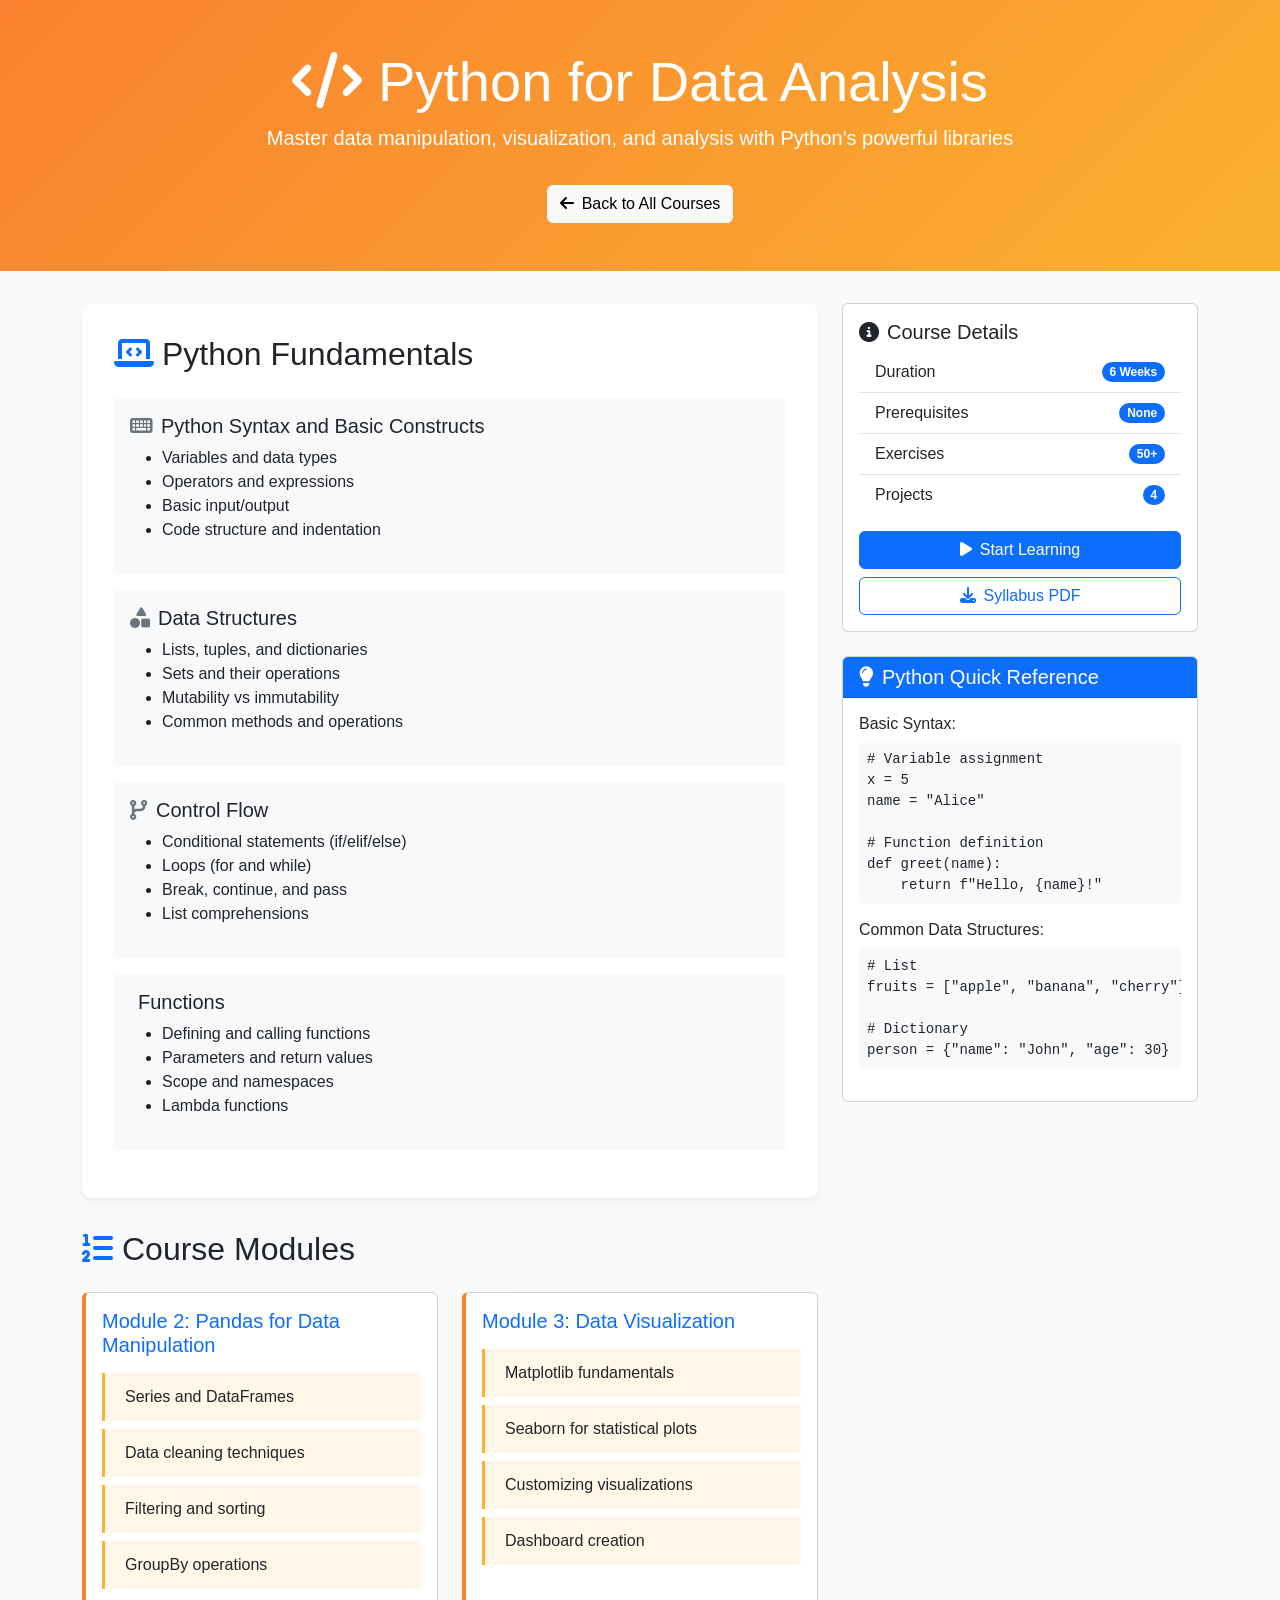
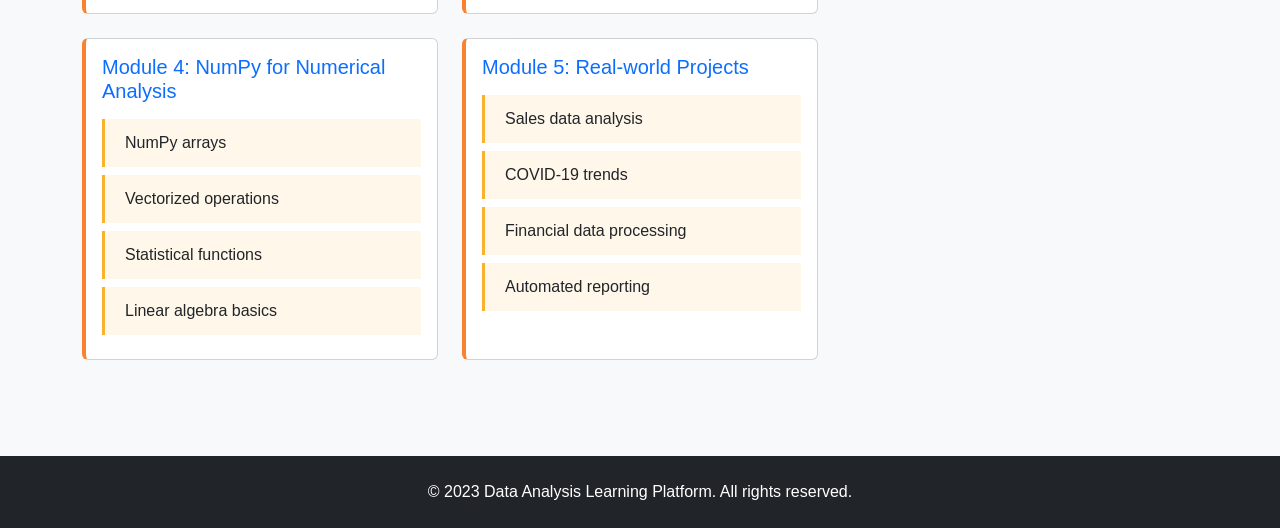
<file: python-module.html>
<!DOCTYPE html>
<html lang="en">
<head>
  <meta charset="UTF-8">
  <meta name="viewport" content="width=device-width, initial-scale=1.0">
  <title>Python for Data Analysis | DALearn</title>
  <link href="https://cdn.jsdelivr.net/npm/bootstrap@5.3.2/dist/css/bootstrap.min.css" rel="stylesheet">
  <link rel="stylesheet" href="https://cdnjs.cloudflare.com/ajax/libs/font-awesome/6.4.0/css/all.min.css">
  <style>
    :root {
      --primary-color: #FA812F;
      --secondary-color: #FAB12F;
      --light-bg: #FEF3E2;
    }
    
    body {
      font-family: 'Segoe UI', Tahoma, Geneva, Verdana, sans-serif;
      background-color: #f8f9fa;
    }
    
    .course-header {
      background: linear-gradient(135deg, var(--primary-color), var(--secondary-color));
      color: white;
      padding: 3rem 0;
      margin-bottom: 2rem;
    }
    
    .module-card {
      border-left: 4px solid var(--primary-color);
      transition: all 0.3s ease;
      height: 100%;
    }
    
    .module-card:hover {
      transform: translateY(-5px);
      box-shadow: 0 10px 20px rgba(0,0,0,0.1);
    }
    
    .topic-item {
      padding: 0.75rem 1.25rem;
      border-left: 3px solid var(--secondary-color);
      margin-bottom: 0.5rem;
      background-color: rgba(250, 177, 47, 0.1);
    }
    
    .resource-card {
      border-radius: 10px;
      overflow: hidden;
    }
    
    .back-to-courses {
      color: var(--primary-color);
    }
    
    .python-fundamentals {
      background-color: white;
      border-radius: 10px;
      padding: 2rem;
      box-shadow: 0 4px 6px rgba(0,0,0,0.05);
      margin-bottom: 2rem;
    }
    
    .fundamentals-topic {
      padding: 1rem;
      background-color: #f8f9fa;
      border-radius: 5px;
      margin-bottom: 1rem;
    }
  </style>
</head>
<body>

  <!-- Course Header -->
  <header class="course-header text-center">
    <div class="container">
      <h1 class="display-4"><i class="fas fa-code me-3"></i>Python for Data Analysis</h1>
      <p class="lead">Master data manipulation, visualization, and analysis with Python's powerful libraries</p>
      <a href="index.html#courses" class="btn btn-light mt-3">
        <i class="fas fa-arrow-left me-2"></i>Back to All Courses
      </a>
    </div>
  </header>

  <main class="container mb-5">
    <div class="row">
      <div class="col-lg-8">
        <!-- Python Fundamentals (Always Visible) -->
        <section class="python-fundamentals">
          <h2 class="mb-4"><i class="fas fa-laptop-code text-primary me-2"></i>Python Fundamentals</h2>
          
          <div class="fundamentals-topic">
            <h5><i class="fas fa-keyboard text-secondary me-2"></i>Python Syntax and Basic Constructs</h5>
            <ul>
              <li>Variables and data types</li>
              <li>Operators and expressions</li>
              <li>Basic input/output</li>
              <li>Code structure and indentation</li>
            </ul>
          </div>
          
          <div class="fundamentals-topic">
            <h5><i class="fas fa-shapes text-secondary me-2"></i>Data Structures</h5>
            <ul>
              <li>Lists, tuples, and dictionaries</li>
              <li>Sets and their operations</li>
              <li>Mutability vs immutability</li>
              <li>Common methods and operations</li>
            </ul>
          </div>
          
          <div class="fundamentals-topic">
            <h5><i class="fas fa-code-branch text-secondary me-2"></i>Control Flow</h5>
            <ul>
              <li>Conditional statements (if/elif/else)</li>
              <li>Loops (for and while)</li>
              <li>Break, continue, and pass</li>
              <li>List comprehensions</li>
            </ul>
          </div>
          
          <div class="fundamentals-topic">
            <h5><i class="fas fa-function text-secondary me-2"></i>Functions</h5>
            <ul>
              <li>Defining and calling functions</li>
              <li>Parameters and return values</li>
              <li>Scope and namespaces</li>
              <li>Lambda functions</li>
            </ul>
          </div>
        </section>

        <!-- Course Modules (Other Modules) -->
        <section class="mb-5">
          <h2 class="mb-4"><i class="fas fa-list-ol text-primary me-2"></i>Course Modules</h2>
          
          <div class="row g-4">
            <!-- Module 2 -->
            <div class="col-md-6">
              <div class="card module-card h-100">
                <div class="card-body">
                  <h5 class="card-title text-primary">Module 2: Pandas for Data Manipulation</h5>
                  <div class="mt-3">
                    <div class="topic-item">Series and DataFrames</div>
                    <div class="topic-item">Data cleaning techniques</div>
                    <div class="topic-item">Filtering and sorting</div>
                    <div class="topic-item">GroupBy operations</div>
                  </div>
                </div>
              </div>
            </div>
            
            <!-- Module 3 -->
            <div class="col-md-6">
              <div class="card module-card h-100">
                <div class="card-body">
                  <h5 class="card-title text-primary">Module 3: Data Visualization</h5>
                  <div class="mt-3">
                    <div class="topic-item">Matplotlib fundamentals</div>
                    <div class="topic-item">Seaborn for statistical plots</div>
                    <div class="topic-item">Customizing visualizations</div>
                    <div class="topic-item">Dashboard creation</div>
                  </div>
                </div>
              </div>
            </div>
            
            <!-- Module 4 -->
            <div class="col-md-6">
              <div class="card module-card h-100">
                <div class="card-body">
                  <h5 class="card-title text-primary">Module 4: NumPy for Numerical Analysis</h5>
                  <div class="mt-3">
                    <div class="topic-item">NumPy arrays</div>
                    <div class="topic-item">Vectorized operations</div>
                    <div class="topic-item">Statistical functions</div>
                    <div class="topic-item">Linear algebra basics</div>
                  </div>
                </div>
              </div>
            </div>
            
            <!-- Module 5 -->
            <div class="col-md-6">
              <div class="card module-card h-100">
                <div class="card-body">
                  <h5 class="card-title text-primary">Module 5: Real-world Projects</h5>
                  <div class="mt-3">
                    <div class="topic-item">Sales data analysis</div>
                    <div class="topic-item">COVID-19 trends</div>
                    <div class="topic-item">Financial data processing</div>
                    <div class="topic-item">Automated reporting</div>
                  </div>
                </div>
              </div>
            </div>
          </div>
        </section>
      </div>
      
      <!-- Sidebar -->
      <div class="col-lg-4">
        <!-- Course Details -->
        <div class="card mb-4">
          <div class="card-body">
            <h5 class="card-title"><i class="fas fa-info-circle me-2"></i>Course Details</h5>
            <ul class="list-group list-group-flush">
              <li class="list-group-item d-flex justify-content-between align-items-center">
                Duration
                <span class="badge bg-primary rounded-pill">6 Weeks</span>
              </li>
              <li class="list-group-item d-flex justify-content-between align-items-center">
                Prerequisites
                <span class="badge bg-primary rounded-pill">None</span>
              </li>
              <li class="list-group-item d-flex justify-content-between align-items-center">
                Exercises
                <span class="badge bg-primary rounded-pill">50+</span>
              </li>
              <li class="list-group-item d-flex justify-content-between align-items-center">
                Projects
                <span class="badge bg-primary rounded-pill">4</span>
              </li>
            </ul>
            <div class="d-grid gap-2 mt-3">
              <button class="btn btn-primary"><i class="fas fa-play me-2"></i>Start Learning</button>
              <button class="btn btn-outline-primary"><i class="fas fa-download me-2"></i>Syllabus PDF</button>
            </div>
          </div>
        </div>
        
        <!-- Quick Python Reference -->
        <div class="card mb-4">
          <div class="card-header bg-primary text-white">
            <h5 class="mb-0"><i class="fas fa-lightbulb me-2"></i>Python Quick Reference</h5>
          </div>
          <div class="card-body">
            <h6>Basic Syntax:</h6>
            <pre class="bg-light p-2 rounded"><code># Variable assignment
x = 5
name = "Alice"

# Function definition
def greet(name):
    return f"Hello, {name}!"</code></pre>
            
            <h6 class="mt-3">Common Data Structures:</h6>
            <pre class="bg-light p-2 rounded"><code># List
fruits = ["apple", "banana", "cherry"]

# Dictionary
person = {"name": "John", "age": 30}</code></pre>
          </div>
        </div>
      </div>
    </div>
  </main>

  <footer class="bg-dark text-white py-4">
    <div class="container text-center">
      <p class="mb-0">&copy; 2023 Data Analysis Learning Platform. All rights reserved.</p>
    </div>
  </footer>

  <script src="https://cdn.jsdelivr.net/npm/bootstrap@5.3.2/dist/js/bootstrap.bundle.min.js"></script>
</body>
</html>
</file>
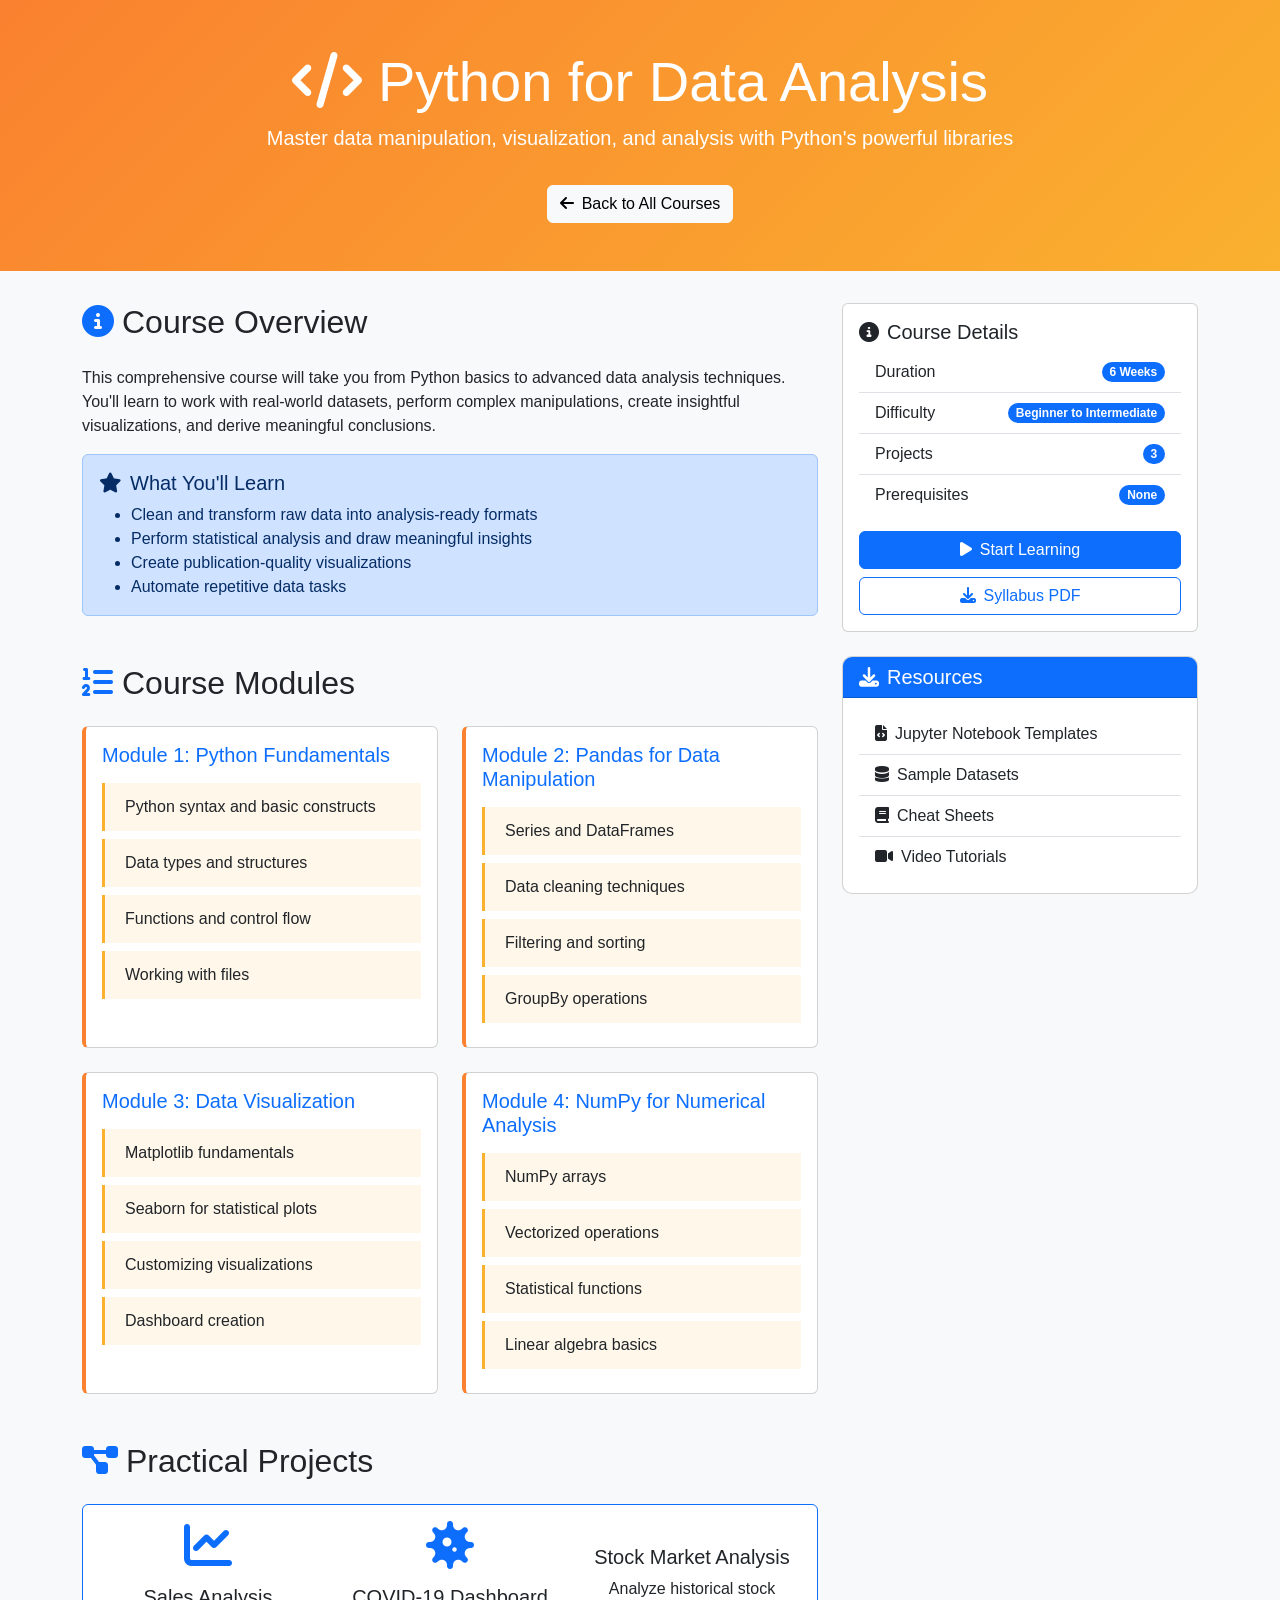
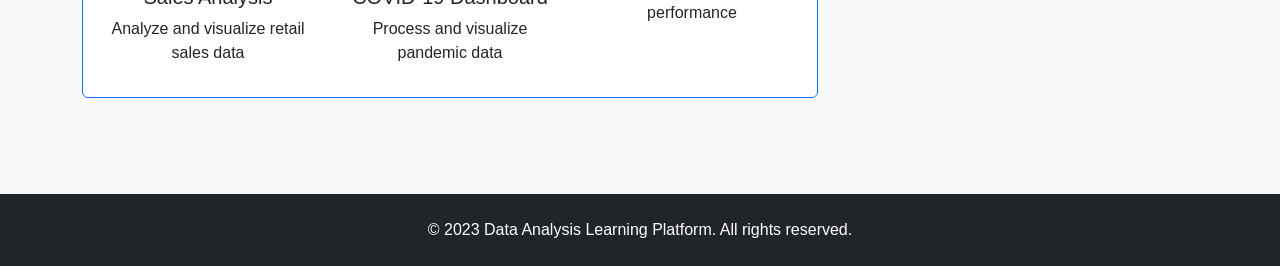
<file: python.html>
<!DOCTYPE html>
<html lang="en">
<head>
  <meta charset="UTF-8">
  <meta name="viewport" content="width=device-width, initial-scale=1.0">
  <title>Python for Data Analysis | DALearn</title>
  <link href="https://cdn.jsdelivr.net/npm/bootstrap@5.3.2/dist/css/bootstrap.min.css" rel="stylesheet">
  <link rel="stylesheet" href="https://cdnjs.cloudflare.com/ajax/libs/font-awesome/6.4.0/css/all.min.css">
  <style>
    :root {
      --primary-color: #FA812F;
      --secondary-color: #FAB12F;
      --light-bg: #FEF3E2;
    }
    
    body {
      font-family: 'Segoe UI', Tahoma, Geneva, Verdana, sans-serif;
      background-color: #f8f9fa;
    }
    
    .course-header {
      background: linear-gradient(135deg, var(--primary-color), var(--secondary-color));
      color: white;
      padding: 3rem 0;
      margin-bottom: 2rem;
    }
    
    .module-card {
      border-left: 4px solid var(--primary-color);
      transition: all 0.3s ease;
      height: 100%;
    }
    
    .module-card:hover {
      transform: translateY(-5px);
      box-shadow: 0 10px 20px rgba(0,0,0,0.1);
    }
    
    .topic-item {
      padding: 0.75rem 1.25rem;
      border-left: 3px solid var(--secondary-color);
      margin-bottom: 0.5rem;
      background-color: rgba(250, 177, 47, 0.1);
    }
    
    .resource-card {
      border-radius: 10px;
      overflow: hidden;
    }
    
    .back-to-courses {
      color: var(--primary-color);
    }
    
    .back-to-courses:hover {
      text-decoration: underline;
    }
  </style>
</head>
<body>

  <!-- Course Header -->
  <header class="course-header text-center">
    <div class="container">
      <h1 class="display-4"><i class="fas fa-code me-3"></i>Python for Data Analysis</h1>
      <p class="lead">Master data manipulation, visualization, and analysis with Python's powerful libraries</p>
      <a href="index.html#courses" class="btn btn-light mt-3">
        <i class="fas fa-arrow-left me-2"></i>Back to All Courses
      </a>
    </div>
  </header>

  <main class="container mb-5">
    <div class="row">
      <div class="col-lg-8">
        <!-- Course Overview -->
        <section class="mb-5">
          <h2 class="mb-4"><i class="fas fa-info-circle text-primary me-2"></i>Course Overview</h2>
          <p>This comprehensive course will take you from Python basics to advanced data analysis techniques. You'll learn to work with real-world datasets, perform complex manipulations, create insightful visualizations, and derive meaningful conclusions.</p>
          
          <div class="alert alert-primary">
            <h5><i class="fas fa-star me-2"></i>What You'll Learn</h5>
            <ul class="mb-0">
              <li>Clean and transform raw data into analysis-ready formats</li>
              <li>Perform statistical analysis and draw meaningful insights</li>
              <li>Create publication-quality visualizations</li>
              <li>Automate repetitive data tasks</li>
            </ul>
          </div>
        </section>

        <!-- Course Modules -->
        <section class="mb-5">
          <h2 class="mb-4"><i class="fas fa-list-ol text-primary me-2"></i>Course Modules</h2>
          
          <div class="row g-4">
            <!-- Module 1 -->
            <div class="col-md-6">
              <div class="card module-card h-100">
                <div class="card-body">
                  <h5 class="card-title text-primary">Module 1: Python Fundamentals</h5>
                  <div class="mt-3">
                    <div class="topic-item">Python syntax and basic constructs</div>
                    <div class="topic-item">Data types and structures</div>
                    <div class="topic-item">Functions and control flow</div>
                    <div class="topic-item">Working with files</div>
                  </div>
                </div>
              </div>
            </div>
            
            <!-- Module 2 -->
            <div class="col-md-6">
              <div class="card module-card h-100">
                <div class="card-body">
                  <h5 class="card-title text-primary">Module 2: Pandas for Data Manipulation</h5>
                  <div class="mt-3">
                    <div class="topic-item">Series and DataFrames</div>
                    <div class="topic-item">Data cleaning techniques</div>
                    <div class="topic-item">Filtering and sorting</div>
                    <div class="topic-item">GroupBy operations</div>
                  </div>
                </div>
              </div>
            </div>
            
            <!-- Module 3 -->
            <div class="col-md-6">
              <div class="card module-card h-100">
                <div class="card-body">
                  <h5 class="card-title text-primary">Module 3: Data Visualization</h5>
                  <div class="mt-3">
                    <div class="topic-item">Matplotlib fundamentals</div>
                    <div class="topic-item">Seaborn for statistical plots</div>
                    <div class="topic-item">Customizing visualizations</div>
                    <div class="topic-item">Dashboard creation</div>
                  </div>
                </div>
              </div>
            </div>
            
            <!-- Module 4 -->
            <div class="col-md-6">
              <div class="card module-card h-100">
                <div class="card-body">
                  <h5 class="card-title text-primary">Module 4: NumPy for Numerical Analysis</h5>
                  <div class="mt-3">
                    <div class="topic-item">NumPy arrays</div>
                    <div class="topic-item">Vectorized operations</div>
                    <div class="topic-item">Statistical functions</div>
                    <div class="topic-item">Linear algebra basics</div>
                  </div>
                </div>
              </div>
            </div>
          </div>
        </section>

        <!-- Practical Projects -->
        <section class="mb-5">
          <h2 class="mb-4"><i class="fas fa-project-diagram text-primary me-2"></i>Practical Projects</h2>
          <div class="card border-primary">
            <div class="card-body">
              <div class="row">
                <div class="col-md-4 mb-3 mb-md-0">
                  <div class="text-center">
                    <i class="fas fa-chart-line fa-3x text-primary mb-3"></i>
                    <h5>Sales Analysis</h5>
                    <p>Analyze and visualize retail sales data</p>
                  </div>
                </div>
                <div class="col-md-4 mb-3 mb-md-0">
                  <div class="text-center">
                    <i class="fas fa-virus fa-3x text-primary mb-3"></i>
                    <h5>COVID-19 Dashboard</h5>
                    <p>Process and visualize pandemic data</p>
                  </div>
                </div>
                <div class="col-md-4">
                  <div class="text-center">
                    <i class="fas fa-stock fa-3x text-primary mb-3"></i>
                    <h5>Stock Market Analysis</h5>
                    <p>Analyze historical stock performance</p>
                  </div>
                </div>
              </div>
            </div>
          </div>
        </section>
      </div>
      
      <!-- Sidebar -->
      <div class="col-lg-4">
        <!-- Course Details -->
        <div class="card mb-4">
          <div class="card-body">
            <h5 class="card-title"><i class="fas fa-info-circle me-2"></i>Course Details</h5>
            <ul class="list-group list-group-flush">
              <li class="list-group-item d-flex justify-content-between align-items-center">
                Duration
                <span class="badge bg-primary rounded-pill">6 Weeks</span>
              </li>
              <li class="list-group-item d-flex justify-content-between align-items-center">
                Difficulty
                <span class="badge bg-primary rounded-pill">Beginner to Intermediate</span>
              </li>
              <li class="list-group-item d-flex justify-content-between align-items-center">
                Projects
                <span class="badge bg-primary rounded-pill">3</span>
              </li>
              <li class="list-group-item d-flex justify-content-between align-items-center">
                Prerequisites
                <span class="badge bg-primary rounded-pill">None</span>
              </li>
            </ul>
            <div class="d-grid gap-2 mt-3">
              <button class="btn btn-primary"><i class="fas fa-play me-2"></i>Start Learning</button>
              <button class="btn btn-outline-primary"><i class="fas fa-download me-2"></i>Syllabus PDF</button>
            </div>
          </div>
        </div>
        
        <!-- Resources -->
        <div class="card resource-card">
          <div class="card-header bg-primary text-white">
            <h5 class="mb-0"><i class="fas fa-download me-2"></i>Resources</h5>
          </div>
          <div class="card-body">
            <div class="list-group list-group-flush">
              <a href="#" class="list-group-item list-group-item-action">
                <i class="fas fa-file-code me-2"></i>Jupyter Notebook Templates
              </a>
              <a href="#" class="list-group-item list-group-item-action">
                <i class="fas fa-database me-2"></i>Sample Datasets
              </a>
              <a href="#" class="list-group-item list-group-item-action">
                <i class="fas fa-book me-2"></i>Cheat Sheets
              </a>
              <a href="#" class="list-group-item list-group-item-action">
                <i class="fas fa-video me-2"></i>Video Tutorials
              </a>
            </div>
          </div>
        </div>
      </div>
    </div>
  </main>

  <footer class="bg-dark text-white py-4">
    <div class="container text-center">
      <p class="mb-0">&copy; 2023 Data Analysis Learning Platform. All rights reserved.</p>
    </div>
  </footer>

  <script src="https://cdn.jsdelivr.net/npm/bootstrap@5.3.2/dist/js/bootstrap.bundle.min.js"></script>
</body>
</html>
</file>
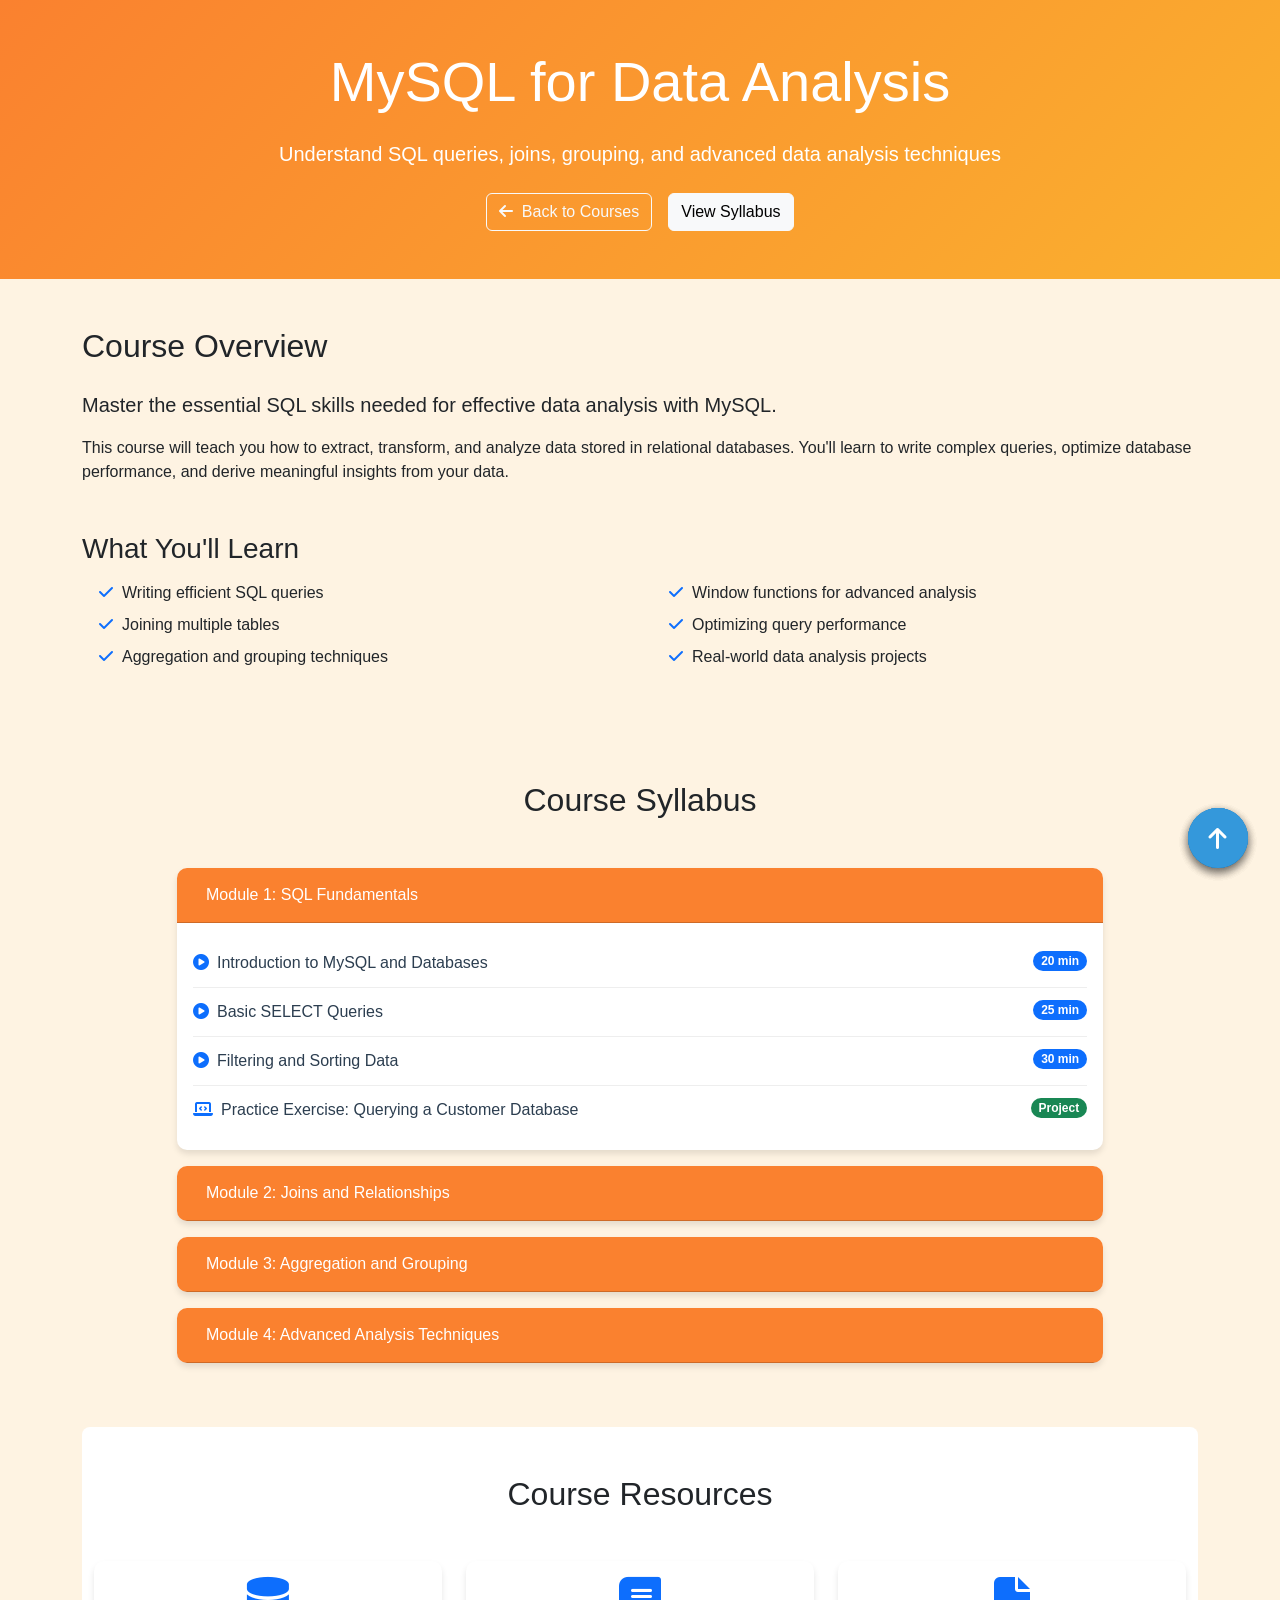
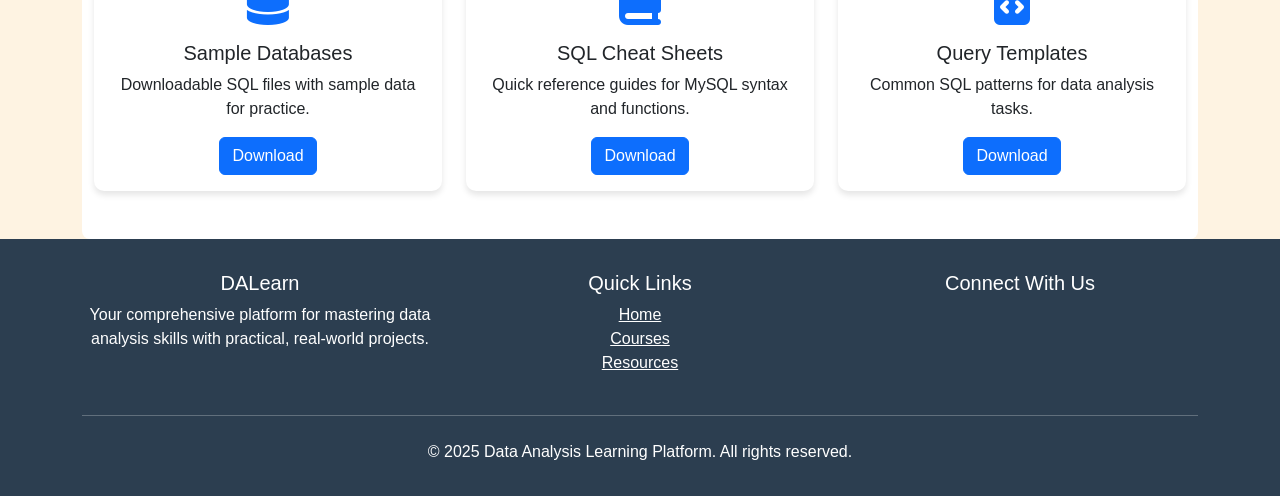
<file: sql-course.html>
<!DOCTYPE html>
<html lang="en">
<head>
  <meta charset="UTF-8" />
  <meta name="viewport" content="width=device-width, initial-scale=1.0"/>
  <title>MySQL for Data Analysis | DALearn</title>
  <link href="https://cdn.jsdelivr.net/npm/bootstrap@5.3.2/dist/css/bootstrap.min.css" rel="stylesheet"/>
  <link rel="stylesheet" href="https://cdnjs.cloudflare.com/ajax/libs/font-awesome/6.4.0/css/all.min.css"/>
  <script src="https://cdn.jsdelivr.net/npm/bootstrap@5.3.2/dist/js/bootstrap.bundle.min.js"></script>
  <style>
    :root {
      --primary-color: #FA812F;
      --secondary-color: #FAB12F;
      --light-bg: #FEF3E2;
      --dark-bg: #2C3E50;
      --accent-color: #3498DB;
    }
    
    body {
      background-color: var(--light-bg);
      font-family: 'Segoe UI', Tahoma, Geneva, Verdana, sans-serif;
    }
    
    header, nav {
      background-color: var(--primary-color);
      color: white;
    }
    
    .course-header {
      padding: 3rem 0;
      background: linear-gradient(135deg, var(--primary-color), var(--secondary-color));
      color: white;
      position: relative;
    }
    
    footer {
      padding: 2rem;
      text-align: center;
      background-color: var(--dark-bg);
      color: white;
    }
    
    .navbar {
      box-shadow: 0 2px 10px rgba(0,0,0,0.1);
      background-color: var(--primary-color) !important;
    }
    
    /* Course Content Styles */
    .module-card {
      border: none;
      border-radius: 10px;
      overflow: hidden;
      transition: all 0.3s ease;
      box-shadow: 0 4px 6px rgba(0,0,0,0.1);
      margin-bottom: 1.5rem;
    }
    
    .module-card:hover {
      transform: translateY(-5px);
      box-shadow: 0 10px 20px rgba(0,0,0,0.1);
    }
    
    .module-card .card-header {
      background-color: var(--primary-color);
      color: white;
      font-weight: 600;
    }
    
    .lesson-item {
      padding: 0.75rem 0;
      border-bottom: 1px solid #eee;
    }
    
    .lesson-item:last-child {
      border-bottom: none;
    }
    
    .lesson-item a {
      color: var(--dark-bg);
      text-decoration: none;
      transition: all 0.3s ease;
    }
    
    .lesson-item a:hover {
      color: var(--accent-color);
      padding-left: 5px;
    }
    
    .lesson-item .badge {
      background-color: var(--accent-color);
    }
    
    /* Resources Section */
    .resource-card {
      border: none;
      border-radius: 10px;
      overflow: hidden;
      transition: all 0.3s ease;
      box-shadow: 0 4px 6px rgba(0,0,0,0.1);
      height: 100%;
    }
    
    .resource-card:hover {
      transform: translateY(-5px);
      box-shadow: 0 10px 20px rgba(0,0,0,0.1);
    }
    
    /* Floating Action Button */
    .fab {
      position: fixed;
      bottom: 2rem;
      right: 2rem;
      width: 60px;
      height: 60px;
      background-color: var(--accent-color);
      color: white;
      border-radius: 50%;
      display: flex;
      align-items: center;
      justify-content: center;
      font-size: 1.5rem;
      box-shadow: 0 4px 10px rgba(0,0,0,0.2);
      z-index: 100;
      transition: all 0.3s ease;
      text-decoration: none;
    }
    
    .fab:hover {
      transform: scale(1.1);
      background-color: #2980B9;
    }
    
    /* Back Button */
    .back-btn {
      position: absolute;
      left: 20px;
      top: 20px;
    }
    
    @media (max-width: 768px) {
      .course-header {
        padding: 2rem 0;
      }
      .back-btn {
        position: relative;
        left: auto;
        top: auto;
        margin-bottom: 1rem;
      }
    }
  </style>
</head>
<body>

 

  <!-- Course Header -->
 <header class="course-header text-center">
  <div class="container">
    <div class="row justify-content-center">
      <div class="col-lg-8">
        <h1 class="display-4 mb-4">MySQL for Data Analysis</h1>
        <p class="lead">Understand SQL queries, joins, grouping, and advanced data analysis techniques</p>
        <div class="d-flex justify-content-center gap-3 mt-4">
          <a href="index.html" class="btn btn-outline-light">
            <i class="fas fa-arrow-left me-1"></i> Back to Courses
          </a>
          <a href="#syllabus" class="btn btn-light">View Syllabus</a>
        </div>
      </div>
    </div>
  </div>
</header>

  <main class="container">
    <!-- Course Overview -->
    <section class="py-5">
      <div class="row">
        <div class="col-lg-12">
          <h2 class="mb-4">Course Overview</h2>
          <p class="lead">Master the essential SQL skills needed for effective data analysis with MySQL.</p>
          <p>This course will teach you how to extract, transform, and analyze data stored in relational databases. You'll learn to write complex queries, optimize database performance, and derive meaningful insights from your data.</p>
          
          <h3 class="mt-5 mb-3">What You'll Learn</h3>
          <div class="row">
            <div class="col-md-6">
              <ul class="fa-ul">
                <li class="mb-2"><span class="fa-li"><i class="fas fa-check text-primary"></i></span>Writing efficient SQL queries</li>
                <li class="mb-2"><span class="fa-li"><i class="fas fa-check text-primary"></i></span>Joining multiple tables</li>
                <li class="mb-2"><span class="fa-li"><i class="fas fa-check text-primary"></i></span>Aggregation and grouping techniques</li>
              </ul>
            </div>
            <div class="col-md-6">
              <ul class="fa-ul">
                <li class="mb-2"><span class="fa-li"><i class="fas fa-check text-primary"></i></span>Window functions for advanced analysis</li>
                <li class="mb-2"><span class="fa-li"><i class="fas fa-check text-primary"></i></span>Optimizing query performance</li>
                <li class="mb-2"><span class="fa-li"><i class="fas fa-check text-primary"></i></span>Real-world data analysis projects</li>
              </ul>
            </div>
          </div>
        </div>
      </div>
    </section>

    <!-- Course Syllabus -->
    <section id="syllabus" class="py-5">
      <div class="row justify-content-center">
        <div class="col-lg-10">
          <h2 class="text-center mb-5">Course Syllabus</h2>
          
          <div class="accordion" id="courseAccordion">
            <!-- Module 1 -->
            <div class="module-card card mb-3">
              <div class="card-header" id="module1Heading">
                <h3 class="mb-0">
                  <button class="btn btn-link text-white text-decoration-none w-100 text-start" type="button" data-bs-toggle="collapse" data-bs-target="#module1">
                    Module 1: SQL Fundamentals
                  </button>
                </h3>
              </div>
              <div id="module1" class="collapse show" aria-labelledby="module1Heading" data-parent="#courseAccordion">
                <div class="card-body">
                  <div class="lesson-item">
                    <a href="#"><i class="fas fa-play-circle me-2 text-primary"></i>Introduction to MySQL and Databases</a>
                    <span class="badge rounded-pill bg-primary float-end">20 min</span>
                  </div>
                  <div class="lesson-item">
                    <a href="#"><i class="fas fa-play-circle me-2 text-primary"></i>Basic SELECT Queries</a>
                    <span class="badge rounded-pill bg-primary float-end">25 min</span>
                  </div>
                  <div class="lesson-item">
                    <a href="#"><i class="fas fa-play-circle me-2 text-primary"></i>Filtering and Sorting Data</a>
                    <span class="badge rounded-pill bg-primary float-end">30 min</span>
                  </div>
                  <div class="lesson-item">
                    <a href="#"><i class="fas fa-laptop-code me-2 text-primary"></i>Practice Exercise: Querying a Customer Database</a>
                    <span class="badge rounded-pill bg-success float-end">Project</span>
                  </div>
                </div>
              </div>
            </div>
            
            <!-- Module 2 -->
            <div class="module-card card mb-3">
              <div class="card-header" id="module2Heading">
                <h3 class="mb-0">
                  <button class="btn btn-link text-white text-decoration-none w-100 text-start collapsed" type="button" data-bs-toggle="collapse" data-bs-target="#module2">
                    Module 2: Joins and Relationships
                  </button>
                </h3>
              </div>
              <div id="module2" class="collapse" aria-labelledby="module2Heading" data-parent="#courseAccordion">
                <div class="card-body">
                  <div class="lesson-item">
                    <a href="#"><i class="fas fa-play-circle me-2 text-primary"></i>Understanding Table Relationships</a>
                    <span class="badge rounded-pill bg-primary float-end">25 min</span>
                  </div>
                  <div class="lesson-item">
                    <a href="#"><i class="fas fa-play-circle me-2 text-primary"></i>INNER JOIN, LEFT JOIN, RIGHT JOIN</a>
                    <span class="badge rounded-pill bg-primary float-end">35 min</span>
                  </div>
                  <div class="lesson-item">
                    <a href="#"><i class="fas fa-play-circle me-2 text-primary"></i>Self Joins and Cross Joins</a>
                    <span class="badge rounded-pill bg-primary float-end">28 min</span>
                  </div>
                  <div class="lesson-item">
                    <a href="#"><i class="fas fa-laptop-code me-2 text-primary"></i>Practice Exercise: Analyzing Sales Data</a>
                    <span class="badge rounded-pill bg-success float-end">Project</span>
                  </div>
                </div>
              </div>
            </div>
            
            <!-- Module 3 -->
            <div class="module-card card mb-3">
              <div class="card-header" id="module3Heading">
                <h3 class="mb-0">
                  <button class="btn btn-link text-white text-decoration-none w-100 text-start collapsed" type="button" data-bs-toggle="collapse" data-bs-target="#module3">
                    Module 3: Aggregation and Grouping
                  </button>
                </h3>
              </div>
              <div id="module3" class="collapse" aria-labelledby="module3Heading" data-parent="#courseAccordion">
                <div class="card-body">
                  <div class="lesson-item">
                    <a href="#"><i class="fas fa-play-circle me-2 text-primary"></i>GROUP BY and Aggregate Functions</a>
                    <span class="badge rounded-pill bg-primary float-end">30 min</span>
                  </div>
                  <div class="lesson-item">
                    <a href="#"><i class="fas fa-play-circle me-2 text-primary"></i>HAVING vs WHERE</a>
                    <span class="badge rounded-pill bg-primary float-end">25 min</span>
                  </div>
                  <div class="lesson-item">
                    <a href="#"><i class="fas fa-play-circle me-2 text-primary"></i>Rollup and Cube Operations</a>
                    <span class="badge rounded-pill bg-primary float-end">20 min</span>
                  </div>
                  <div class="lesson-item">
                    <a href="#"><i class="fas fa-laptop-code me-2 text-primary"></i>Practice Exercise: Sales Performance Analysis</a>
                    <span class="badge rounded-pill bg-success float-end">Project</span>
                  </div>
                </div>
              </div>
            </div>
            
            <!-- Module 4 -->
            <div class="module-card card mb-3">
              <div class="card-header" id="module4Heading">
                <h3 class="mb-0">
                  <button class="btn btn-link text-white text-decoration-none w-100 text-start collapsed" type="button" data-bs-toggle="collapse" data-bs-target="#module4">
                    Module 4: Advanced Analysis Techniques
                  </button>
                </h3>
              </div>
              <div id="module4" class="collapse" aria-labelledby="module4Heading" data-parent="#courseAccordion">
                <div class="card-body">
                  <div class="lesson-item">
                    <a href="#"><i class="fas fa-play-circle me-2 text-primary"></i>Window Functions</a>
                    <span class="badge rounded-pill bg-primary float-end">28 min</span>
                  </div>
                  <div class="lesson-item">
                    <a href="#"><i class="fas fa-play-circle me-2 text-primary"></i>Common Table Expressions (CTEs)</a>
                    <span class="badge rounded-pill bg-primary float-end">22 min</span>
                  </div>
                  <div class="lesson-item">
                    <a href="#"><i class="fas fa-play-circle me-2 text-primary"></i>Query Optimization</a>
                    <span class="badge rounded-pill bg-primary float-end">35 min</span>
                  </div>
                  <div class="lesson-item">
                    <a href="#"><i class="fas fa-laptop-code me-2 text-primary"></i>Final Project: Comprehensive Business Analysis</a>
                    <span class="badge rounded-pill bg-success float-end">Capstone</span>
                  </div>
                </div>
              </div>
            </div>
          </div>
        </div>
      </div>
    </section>

    <!-- Course Resources -->
    <section class="py-5 bg-white rounded-3">
      <div class="container">
        <h2 class="text-center mb-5">Course Resources</h2>
        <div class="row g-4">
          <div class="col-md-4">
            <div class="resource-card card h-100">
              <div class="card-body text-center">
                <i class="fas fa-database fa-3x mb-3 text-primary"></i>
                <h5 class="card-title">Sample Databases</h5>
                <p class="card-text">Downloadable SQL files with sample data for practice.</p>
                <a href="#" class="btn btn-primary">Download</a>
              </div>
            </div>
          </div>
          <div class="col-md-4">
            <div class="resource-card card h-100">
              <div class="card-body text-center">
                <i class="fas fa-book fa-3x mb-3 text-primary"></i>
                <h5 class="card-title">SQL Cheat Sheets</h5>
                <p class="card-text">Quick reference guides for MySQL syntax and functions.</p>
                <a href="#" class="btn btn-primary">Download</a>
              </div>
            </div>
          </div>
          <div class="col-md-4">
            <div class="resource-card card h-100">
              <div class="card-body text-center">
                <i class="fas fa-file-code fa-3x mb-3 text-primary"></i>
                <h5 class="card-title">Query Templates</h5>
                <p class="card-text">Common SQL patterns for data analysis tasks.</p>
                <a href="#" class="btn btn-primary">Download</a>
              </div>
            </div>
          </div>
        </div>
      </div>
    </section>
  </main>

  <footer class="text-white">
    <div class="container">
      <div class="row">
        <div class="col-md-4 mb-4 mb-md-0">
          <h5>DALearn</h5>
          <p>Your comprehensive platform for mastering data analysis skills with practical, real-world projects.</p>
        </div>
        <div class="col-md-4 mb-4 mb-md-0">
          <h5>Quick Links</h5>
          <ul class="list-unstyled">
            <li><a href="index.html#home" class="text-white">Home</a></li>
            <li><a href="index.html#courses" class="text-white">Courses</a></li>
            <li><a href="index.html#resources" class="text-white">Resources</a></li>
          </ul>
        </div>
        <div class="col-md-4">
          <h5>Connect With Us</h5>
          <div class="social-links">
            <a href="#" class="text-white me-3"><i class="fab fa-linkedin-in"></i></a>
            <a href="#" class="text-white me-3"><i class="fab fa-github"></i></a>
            <a href="#" class="text-white"><i class="fab fa-youtube"></i></a>
          </div>
        </div>
      </div>
      <hr class="my-4 bg-light">
      <div class="text-center">
        &copy; 2025 Data Analysis Learning Platform. All rights reserved.
      </div>
    </div>
  </footer>

  <a href="#" class="fab">
    <i class="fas fa-arrow-up"></i>
  </a>

</body>
</html>
</file>
<file: assets/css/main.css>
/**
* Template Name: iPortfolio
* Template URL: https://bootstrapmade.com/iportfolio-bootstrap-portfolio-websites-template/
* Updated: Jun 29 2024 with Bootstrap v5.3.3
* Author: BootstrapMade.com
* License: https://bootstrapmade.com/license/
*/


/*--------------------------------------------------------------
# Font & Color Variables
# Help: https://bootstrapmade.com/color-system/
--------------------------------------------------------------*/
/* Fonts */
:root {
  --default-font: "Roboto",  system-ui, -apple-system, "Segoe UI", Roboto, "Helvetica Neue", Arial, "Noto Sans", "Liberation Sans", sans-serif, "Apple Color Emoji", "Segoe UI Emoji", "Segoe UI Symbol", "Noto Color Emoji";
  --heading-font: "Raleway",  sans-serif;
  --nav-font: "Poppins",  sans-serif;
}

/* Global Colors - The following color variables are used throughout the website. Updating them here will change the color scheme of the entire website */
:root { 
  --background-color: #ffffff; /* Background color for the entire website, including individual sections */
  --default-color: #272829; /* Default color used for the majority of the text content across the entire website */
  --heading-color: #050d18; /* Color for headings, subheadings and title throughout the website */
  --accent-color: #149ddd; /* Accent color that represents your brand on the website. It's used for buttons, links, and other elements that need to stand out */
  --surface-color: #ffffff; /* The surface color is used as a background of boxed elements within sections, such as cards, icon boxes, or other elements that require a visual separation from the global background. */
  --contrast-color: #ffffff; /* Contrast color for text, ensuring readability against backgrounds of accent, heading, or default colors. */
}

/* Nav Menu Colors - The following color variables are used specifically for the navigation menu. They are separate from the global colors to allow for more customization options */
:root {
  --nav-color: #a8a9b4;  /* The default color of the main navmenu links */
  --nav-hover-color: #ffffff; /* Applied to main navmenu links when they are hovered over or active */
  --nav-mobile-background-color: #040b14; /* Used as the background color for mobile navigation menu */
  --nav-dropdown-background-color: #040b14; /* Used as the background color for dropdown items that appear when hovering over primary navigation items */
  --nav-dropdown-color: #a8a9b4; /* Used for navigation links of the dropdown items in the navigation menu. */
  --nav-dropdown-hover-color: #ffffff; /* Similar to --nav-hover-color, this color is applied to dropdown navigation links when they are hovered over. */
}

/* Color Presets - These classes override global colors when applied to any section or element, providing reuse of the sam color scheme. */

.light-background {
  --background-color: #f4fafd;
  --surface-color: #ffffff;
}

.dark-background {
  --background-color: #040b14;
  --default-color: #ffffff;
  --heading-color: #ffffff;
  --surface-color: #151f2b;
  --contrast-color: #ffffff;
}

/* Smooth scroll */
:root {
  scroll-behavior: smooth;
}

/*--------------------------------------------------------------
# General Styling & Shared Classes
--------------------------------------------------------------*/
body {
  color: var(--default-color);
  background-color: var(--background-color);
  font-family: var(--default-font);
}

a {
  color: var(--accent-color);
  text-decoration: none;
  transition: 0.3s;
}

a:hover {
  color: color-mix(in srgb, var(--accent-color), transparent 25%);
  text-decoration: none;
}

h1,
h2,
h3,
h4,
h5,
h6 {
  color: var(--heading-color);
  font-family: var(--heading-font);
}

/* PHP Email Form Messages
------------------------------*/
.php-email-form .error-message {
  display: none;
  background: #df1529;
  color: #ffffff;
  text-align: left;
  padding: 15px;
  margin-bottom: 24px;
  font-weight: 600;
}

.php-email-form .sent-message {
  display: none;
  color: #ffffff;
  background: #059652;
  text-align: center;
  padding: 15px;
  margin-bottom: 24px;
  font-weight: 600;
}

.php-email-form .loading {
  display: none;
  background: var(--surface-color);
  text-align: center;
  padding: 15px;
  margin-bottom: 24px;
}

.php-email-form .loading:before {
  content: "";
  display: inline-block;
  border-radius: 50%;
  width: 24px;
  height: 24px;
  margin: 0 10px -6px 0;
  border: 3px solid var(--accent-color);
  border-top-color: var(--surface-color);
  animation: php-email-form-loading 1s linear infinite;
}

@keyframes php-email-form-loading {
  0% {
    transform: rotate(0deg);
  }

  100% {
    transform: rotate(360deg);
  }
}

/*--------------------------------------------------------------
# Global Header
--------------------------------------------------------------*/
.header {
  color: var(--default-color);
  background-color: var(--background-color);
  position: fixed;
  top: 0;
  left: 0;
  bottom: 0;
  padding: 0 15px;
  width: 300px;
  transition: all ease-in-out 0.3s;
  overflow-y: auto;
  z-index: 997;
  border-right: 1px solid color-mix(in srgb, var(--default-color), transparent 90%);
}

.header .profile-img img {
  margin: 15px auto;
  display: block;
  width: 120px;
  border: 8px solid color-mix(in srgb, var(--default-color), transparent 85%);
}

.header .logo {
  line-height: 1;
  margin-bottom: 15px;
}

.header .logo img {
  max-height: 32px;
  margin-right: 8px;
}

.header .logo h1 {
  font-size: 24px;
  margin: 0;
  font-weight: 700;
  color: var(--heading-color);
}

.header .social-links {
  margin: 0 0 20px 0;
}

.header .social-links a {
  font-size: 16px;
  display: inline-flex;
  align-items: center;
  justify-content: center;
  background: color-mix(in srgb, var(--default-color), transparent 90%);
  color: var(--default-color);
  margin: 0 2px;
  border-radius: 50%;
  text-align: center;
  width: 40px;
  height: 40px;
  transition: 0.3s;
}

.header .social-links a:hover {
  color: var(--contrast-color);
  background: var(--accent-color);
}

@media (min-width: 1200px) {

  .header~main,
  .header~#footer {
    margin-left: 300px;
  }
}

@media (max-width: 1199px) {
  .header {
    left: -100%;
  }
}

.header.header-show {
  left: 0;
}

.header .header-toggle {
  color: var(--contrast-color);
  background-color: var(--accent-color);
  font-size: 22px;
  display: flex;
  align-items: center;
  justify-content: center;
  width: 40px;
  height: 40px;
  border-radius: 50%;
  cursor: pointer;
  position: fixed;
  top: 15px;
  right: 15px;
  z-index: 9999;
  transition: background-color 0.3s;
}

.header .header-toggle:hover {
  color: var(--contrast-color);
  background-color: color-mix(in srgb, var(--accent-color) 90%, white 15%);
}

/*--------------------------------------------------------------
# Navigation Menu
--------------------------------------------------------------*/
.mobile-nav-toggle {
  display: none;
}

.navmenu {
  padding: 0;
  z-index: 9997;
}

.navmenu ul {
  list-style: none;
  padding: 0 0 20px 0;
  margin: 0;
}

.navmenu a,
.navmenu a:focus {
  color: var(--nav-color);
  padding: 15px 10px;
  font-family: var(--nav-font);
  font-size: 16px;
  font-weight: 400;
  display: flex;
  align-items: center;
  white-space: nowrap;
  transition: 0.3s;
  width: 100%;
}

.navmenu a .navicon,
.navmenu a:focus .navicon {
  font-size: 20px;
  margin-right: 10px;
}

.navmenu a .toggle-dropdown,
.navmenu a:focus .toggle-dropdown {
  font-size: 12px;
  line-height: 0;
  margin-left: auto;
  width: 30px;
  height: 30px;
  display: flex;
  align-items: center;
  justify-content: center;
  border-radius: 50%;
  transition: 0.3s;
  flex-shrink: 0;
  background-color: color-mix(in srgb, var(--accent-color), transparent 90%);
}

.navmenu a .toggle-dropdown:hover,
.navmenu a:focus .toggle-dropdown:hover {
  background-color: var(--accent-color);
  color: var(--contrast-color);
}

.navmenu a:hover,
.navmenu .active,
.navmenu .active:focus {
  color: var(--nav-hover-color);
}

.navmenu a:hover .navicon,
.navmenu .active .navicon,
.navmenu .active:focus .navicon {
  color: var(--accent-color);
}

.navmenu .active .toggle-dropdown,
.navmenu .active:focus .toggle-dropdown {
  background-color: var(--accent-color);
  color: var(--contrast-color);
  transform: rotate(180deg);
}

.navmenu .dropdown {
  display: block;
}

.navmenu .dropdown a,
.navmenu .dropdown a:focus {
  color: --nav-dropdown-color;
}

.navmenu .dropdown a:hover,
.navmenu .dropdown .active,
.navmenu .dropdown .active:focus {
  color: var(--nav-dropdown-hover-color);
}

.navmenu .dropdown ul {
  position: static;
  display: none;
  z-index: 99;
  padding: 5px 10px;
  margin: 5px 10px;
  background-color: var(--nav-dropdown-background-color);
  border: 1px solid color-mix(in srgb, var(--default-color), transparent 90%);
  box-shadow: none;
  transition: all 0.5s ease-in-out;
}

.navmenu .dropdown ul ul {
  background-color: rgba(33, 37, 41, 0.1);
}

.navmenu .dropdown>.dropdown-active {
  display: block;
  background-color: rgba(33, 37, 41, 0.03);
}

/*--------------------------------------------------------------
# Global Footer
--------------------------------------------------------------*/
.footer {
  color: var(--default-color);
  background-color: var(--background-color);
  font-size: 14px;
  padding: 40px 0;
  position: relative;
  border-top: 1px solid color-mix(in srgb, var(--default-color), transparent 90%);
}

.footer .copyright p {
  margin-bottom: 0;
}

.footer .credits {
  margin-top: 4px;
  font-size: 13px;
  text-align: center;
}

/*--------------------------------------------------------------
# Preloader
--------------------------------------------------------------*/
#preloader {
  position: fixed;
  inset: 0;
  z-index: 999999;
  overflow: hidden;
  background: var(--background-color);
  transition: all 0.6s ease-out;
}

#preloader:before {
  content: "";
  position: fixed;
  top: calc(50% - 30px);
  left: calc(50% - 30px);
  border: 6px solid #ffffff;
  border-color: var(--accent-color) transparent var(--accent-color) transparent;
  border-radius: 50%;
  width: 60px;
  height: 60px;
  animation: animate-preloader 1.5s linear infinite;
}

@keyframes animate-preloader {
  0% {
    transform: rotate(0deg);
  }

  100% {
    transform: rotate(360deg);
  }
}

/*--------------------------------------------------------------
# Scroll Top Button
--------------------------------------------------------------*/
.scroll-top {
  position: fixed;
  visibility: hidden;
  opacity: 0;
  right: 15px;
  bottom: -15px;
  z-index: 99999;
  background-color: var(--accent-color);
  width: 44px;
  height: 44px;
  border-radius: 50px;
  transition: all 0.4s;
}

.scroll-top i {
  font-size: 24px;
  color: var(--contrast-color);
  line-height: 0;
}

.scroll-top:hover {
  background-color: color-mix(in srgb, var(--accent-color), transparent 20%);
  color: var(--contrast-color);
}

.scroll-top.active {
  visibility: visible;
  opacity: 1;
  bottom: 15px;
}

/*--------------------------------------------------------------
# Disable aos animation delay on mobile devices
--------------------------------------------------------------*/
@media screen and (max-width: 768px) {
  [data-aos-delay] {
    transition-delay: 0 !important;
  }
}

/*--------------------------------------------------------------
# Global Page Titles & Breadcrumbs
--------------------------------------------------------------*/
.page-title {
  color: var(--default-color);
  background-color: var(--background-color);
  padding: 25px 0;
  position: relative;
}

.page-title h1 {
  font-size: 24px;
  font-weight: 700;
}

.page-title .breadcrumbs ol {
  display: flex;
  flex-wrap: wrap;
  list-style: none;
  padding: 0;
  margin: 0;
  font-size: 14px;
  font-weight: 400;
}

.page-title .breadcrumbs ol li+li {
  padding-left: 10px;
}

.page-title .breadcrumbs ol li+li::before {
  content: "/";
  display: inline-block;
  padding-right: 10px;
  color: color-mix(in srgb, var(--default-color), transparent 70%);
}

/*--------------------------------------------------------------
# Global Sections
--------------------------------------------------------------*/
section,
.section {
  color: var(--default-color);
  background-color: var(--background-color);
  padding: 60px 0;
  overflow: clip;
}

/*--------------------------------------------------------------
# Global Section Titles
--------------------------------------------------------------*/
.section-title {
  padding-bottom: 60px;
  position: relative;
}

.section-title h2 {
  font-size: 32px;
  font-weight: 700;
  margin-bottom: 20px;
  padding-bottom: 20px;
  position: relative;
}

.section-title h2:after {
  content: "";
  position: absolute;
  display: block;
  width: 50px;
  height: 3px;
  background: var(--accent-color);
  left: 0;
  bottom: 0;
}

.section-title p {
  margin-bottom: 0;
}

/*--------------------------------------------------------------
# Hero Section
--------------------------------------------------------------*/
.hero {
  width: 100%;
  min-height: 100vh;
  position: relative;
  padding: 80px 0;
  display: flex;
  align-items: center;
  justify-content: center;
}

.hero img {
  position: absolute;
  inset: 0;
  display: block;
  width: 100%;
  height: 100%;
  object-fit: cover;
  z-index: 1;
}

.hero:before {
  content: "";
  background: color-mix(in srgb, var(--background-color), transparent 70%);
  position: absolute;
  inset: 0;
  z-index: 2;
}

.hero .container {
  position: relative;
  z-index: 3;
}

.hero h2 {
  margin: 0;
  font-size: 64px;
  font-weight: 700;
}

.hero p {
  margin: 5px 0 0 0;
  font-size: 26px;
}

.hero p span {
  letter-spacing: 1px;
  border-bottom: 2px solid var(--accent-color);
}

.hero .social-links {
  margin-top: 25px;
}

.hero .social-links a {
  font-size: 24px;
  display: inline-block;
  color: color-mix(in srgb, var(--default-color), transparent 50%);
  line-height: 1;
  margin-right: 20px;
  transition: 0.3s;
}

.hero .social-links a:hover {
  color: var(--accent-color);
}

@media (max-width: 768px) {
  .hero h2 {
    font-size: 32px;
  }

  .hero p {
    font-size: 20px;
  }
}

/*--------------------------------------------------------------
# About Section
--------------------------------------------------------------*/
.about .content h2 {
  font-weight: 700;
  font-size: 24px;
}

.about .content ul {
  list-style: none;
  padding: 0;
}

.about .content ul li {
  margin-bottom: 20px;
  display: flex;
  align-items: center;
}

.about .content ul strong {
  margin-right: 10px;
}

.about .content ul i {
  font-size: 16px;
  margin-right: 5px;
  color: var(--accent-color);
  line-height: 0;
}

/*--------------------------------------------------------------
# Stats Section
--------------------------------------------------------------*/
.stats .stats-item {
  padding: 30px;
  width: 100%;
}

.stats .stats-item i {
  color: var(--accent-color);
  display: block;
  font-size: 44px;
  float: left;
  line-height: 0;
}

.stats .stats-item .purecounter {
  color: var(--heading-color);
  font-size: 48px;
  line-height: 40px;
  display: block;
  font-weight: 700;
  margin-left: 60px;
}

.stats .stats-item p {
  color: color-mix(in srgb, var(--default-color), transparent 40%);
  padding: 15px 0 0 0;
  margin: 0 0 0 60px;
  font-family: var(--heading-font);
  font-size: 14px;
}

/*--------------------------------------------------------------
# Skills Section
--------------------------------------------------------------*/
.skills .progress {
  height: 60px;
  display: block;
  background: none;
  border-radius: 0;
}

.skills .progress .skill {
  color: var(--heading-color);
  padding: 0;
  margin: 0 0 6px 0;
  text-transform: uppercase;
  display: block;
  font-weight: 600;
  font-family: var(--heading-font);
}

.skills .progress .skill .val {
  float: right;
  font-style: normal;
}

.skills .progress-bar-wrap {
  background: color-mix(in srgb, var(--default-color), transparent 90%);
  height: 10px;
}

.skills .progress-bar {
  width: 1px;
  height: 10px;
  transition: 0.9s;
  background-color: var(--accent-color);
}

/*--------------------------------------------------------------
# Resume Section
--------------------------------------------------------------*/
.resume .resume-title {
  color: var(--heading-color);
  font-size: 26px;
  font-weight: 700;
  margin-top: 20px;
  margin-bottom: 20px;
}

.resume .resume-item {
  padding: 0 0 20px 20px;
  margin-top: -2px;
  border-left: 2px solid var(--accent-color);
  position: relative;
}

.resume .resume-item h4 {
  line-height: 18px;
  font-size: 18px;
  font-weight: 600;
  text-transform: uppercase;
  color: color-mix(in srgb, var(--default-color), transparent 20%);
  margin-bottom: 10px;
}

.resume .resume-item h5 {
  font-size: 16px;
  padding: 5px 15px;
  display: inline-block;
  font-weight: 600;
  margin-bottom: 10px;
}

.resume .resume-item ul {
  padding-left: 20px;
}

.resume .resume-item ul li {
  padding-bottom: 10px;
}

.resume .resume-item:last-child {
  padding-bottom: 0;
}

.resume .resume-item::before {
  content: "";
  position: absolute;
  width: 16px;
  height: 16px;
  border-radius: 50px;
  left: -9px;
  top: 0;
  background: var(--background-color);
  border: 2px solid var(--accent-color);
}

/*--------------------------------------------------------------
# Portfolio Section
--------------------------------------------------------------*/
.portfolio .portfolio-filters {
  padding: 0;
  margin: 0 auto 20px auto;
  list-style: none;
  text-align: center;
}

.portfolio .portfolio-filters li {
  cursor: pointer;
  display: inline-block;
  padding: 0;
  font-size: 14px;
  font-weight: 400;
  margin: 0 10px;
  line-height: 1;
  text-transform: uppercase;
  margin-bottom: 10px;
  transition: all 0.3s ease-in-out;
}

.portfolio .portfolio-filters li:hover,
.portfolio .portfolio-filters li.filter-active {
  color: var(--accent-color);
}

.portfolio .portfolio-filters li:first-child {
  margin-left: 0;
}

.portfolio .portfolio-filters li:last-child {
  margin-right: 0;
}

@media (max-width: 575px) {
  .portfolio .portfolio-filters li {
    font-size: 14px;
    margin: 0 5px;
  }
}

.portfolio .portfolio-content {
  position: relative;
  overflow: hidden;
}

.portfolio .portfolio-content img {
  transition: 0.3s;
}

.portfolio .portfolio-content .portfolio-info {
  opacity: 0;
  position: absolute;
  inset: 0;
  z-index: 3;
  transition: all ease-in-out 0.3s;
  background: rgba(0, 0, 0, 0.6);
  padding: 15px;
}

.portfolio .portfolio-content .portfolio-info h4 {
  font-size: 14px;
  padding: 5px 10px;
  font-weight: 400;
  color: #ffffff;
  display: inline-block;
  background-color: var(--accent-color);
}

.portfolio .portfolio-content .portfolio-info p {
  position: absolute;
  bottom: 10px;
  text-align: center;
  display: inline-block;
  left: 0;
  right: 0;
  font-size: 16px;
  font-weight: 600;
  color: rgba(255, 255, 255, 0.8);
}

.portfolio .portfolio-content .portfolio-info .preview-link,
.portfolio .portfolio-content .portfolio-info .details-link {
  position: absolute;
  left: calc(50% - 40px);
  font-size: 26px;
  top: calc(50% - 14px);
  color: #fff;
  transition: 0.3s;
  line-height: 1.2;
}

.portfolio .portfolio-content .portfolio-info .preview-link:hover,
.portfolio .portfolio-content .portfolio-info .details-link:hover {
  color: var(--accent-color);
}

.portfolio .portfolio-content .portfolio-info .details-link {
  left: 50%;
  font-size: 34px;
  line-height: 0;
}

.portfolio .portfolio-content:hover .portfolio-info {
  opacity: 1;
}

.portfolio .portfolio-content:hover img {
  transform: scale(1.1);
}

/*--------------------------------------------------------------
# Services Section
--------------------------------------------------------------*/
.services .service-item {
  position: relative;
}

.services .service-item .icon {
  background: var(--accent-color);
  display: flex;
  align-items: center;
  justify-content: center;
  width: 54px;
  height: 54px;
  border-radius: 50%;
  transition: 0.5s;
  border: 1px solid var(--accent-color);
  margin-right: 20px;
}

.services .service-item .icon i {
  color: var(--contrast-color);
  font-size: 24px;
  line-height: 0;
}

.services .service-item:hover .icon {
  background: var(--surface-color);
}

.services .service-item:hover .icon i {
  color: var(--accent-color);
}

.services .service-item .title {
  font-weight: 700;
  margin-bottom: 15px;
  font-size: 18px;
}

.services .service-item .title a {
  color: var(--heading-color);
}

.services .service-item .title a:hover {
  color: var(--accent-color);
}

.services .service-item .description {
  line-height: 24px;
  font-size: 14px;
}

/*--------------------------------------------------------------
# Testimonials Section
--------------------------------------------------------------*/
.testimonials .testimonials-carousel,
.testimonials .testimonials-slider {
  overflow: hidden;
}

.testimonials .testimonial-item {
  box-sizing: content-box;
  text-align: center;
  min-height: 320px;
}

.testimonials .testimonial-item .testimonial-img {
  width: 90px;
  border-radius: 50%;
  margin: 0 auto;
}

.testimonials .testimonial-item h3 {
  font-size: 18px;
  font-weight: bold;
  margin: 10px 0 5px 0;
}

.testimonials .testimonial-item h4 {
  font-size: 14px;
  color: color-mix(in srgb, var(--default-color), transparent 20%);
  margin: 0;
}

.testimonials .testimonial-item .quote-icon-left,
.testimonials .testimonial-item .quote-icon-right {
  color: color-mix(in srgb, var(--accent-color), transparent 40%);
  font-size: 26px;
  line-height: 0;
}

.testimonials .testimonial-item .quote-icon-left {
  display: inline-block;
  left: -5px;
  position: relative;
}

.testimonials .testimonial-item .quote-icon-right {
  display: inline-block;
  right: -5px;
  position: relative;
  top: 10px;
  transform: scale(-1, -1);
}

.testimonials .testimonial-item p {
  font-style: italic;
  margin: 0 15px 15px 15px;
  padding: 20px;
  background-color: var(--surface-color);
  position: relative;
  margin-bottom: 35px;
  border-radius: 6px;
  box-shadow: 0px 2px 15px rgba(0, 0, 0, 0.1);
}

.testimonials .testimonial-item p::after {
  content: "";
  width: 0;
  height: 0;
  border-top: 20px solid var(--surface-color);
  border-right: 20px solid transparent;
  border-left: 20px solid transparent;
  position: absolute;
  bottom: -20px;
  left: calc(50% - 20px);
}

.testimonials .swiper-wrapper {
  height: auto;
}

.testimonials .swiper-pagination {
  margin-top: 40px;
  position: relative;
}

.testimonials .swiper-pagination .swiper-pagination-bullet {
  width: 12px;
  height: 12px;
  background-color: var(--background-color);
  opacity: 1;
  border: 1px solid var(--accent-color);
}

.testimonials .swiper-pagination .swiper-pagination-bullet-active {
  background-color: var(--accent-color);
}

/*--------------------------------------------------------------
# Contact Section
--------------------------------------------------------------*/
.contact .info-wrap {
  background-color: var(--surface-color);
  box-shadow: 0px 0px 20px rgba(0, 0, 0, 0.1);
  padding: 30px;
}

@media (max-width: 575px) {
  .contact .info-wrap {
    padding: 20px;
  }
}

.contact .info-item {
  margin-bottom: 40px;
}

.contact .info-item i {
  font-size: 20px;
  color: var(--accent-color);
  background: color-mix(in srgb, var(--accent-color), transparent 92%);
  width: 44px;
  height: 44px;
  display: flex;
  justify-content: center;
  align-items: center;
  border-radius: 50px;
  transition: all 0.3s ease-in-out;
  margin-right: 15px;
}

.contact .info-item h3 {
  padding: 0;
  font-size: 18px;
  font-weight: 700;
  margin-bottom: 5px;
}

.contact .info-item p {
  padding: 0;
  margin-bottom: 0;
  font-size: 14px;
}

.contact .info-item:hover i {
  background: var(--accent-color);
  color: var(--contrast-color);
}

.contact .php-email-form {
  background-color: var(--surface-color);
  height: 100%;
  padding: 30px;
  box-shadow: 0px 0px 20px rgba(0, 0, 0, 0.1);
}

@media (max-width: 575px) {
  .contact .php-email-form {
    padding: 20px;
  }
}

.contact .php-email-form input[type=text],
.contact .php-email-form input[type=email],
.contact .php-email-form textarea {
  font-size: 14px;
  padding: 10px 15px;
  box-shadow: none;
  border-radius: 0;
  color: var(--default-color);
  background-color: var(--surface-color);
  border-color: color-mix(in srgb, var(--default-color), transparent 80%);
}

.contact .php-email-form input[type=text]:focus,
.contact .php-email-form input[type=email]:focus,
.contact .php-email-form textarea:focus {
  border-color: var(--accent-color);
}

.contact .php-email-form input[type=text]::placeholder,
.contact .php-email-form input[type=email]::placeholder,
.contact .php-email-form textarea::placeholder {
  color: color-mix(in srgb, var(--default-color), transparent 70%);
}

.contact .php-email-form button[type=submit] {
  color: var(--contrast-color);
  background: var(--accent-color);
  border: 0;
  padding: 10px 30px;
  transition: 0.4s;
  border-radius: 50px;
}

.contact .php-email-form button[type=submit]:hover {
  background: color-mix(in srgb, var(--accent-color), transparent 25%);
}

/*--------------------------------------------------------------
# Portfolio Details Section
--------------------------------------------------------------*/
.portfolio-details .portfolio-details-slider img {
  width: 100%;
}

.portfolio-details .portfolio-details-slider .swiper-pagination {
  margin-top: 20px;
  position: relative;
}

.portfolio-details .portfolio-details-slider .swiper-pagination .swiper-pagination-bullet {
  width: 12px;
  height: 12px;
  background-color: color-mix(in srgb, var(--default-color), transparent 85%);
  opacity: 1;
}

.portfolio-details .portfolio-details-slider .swiper-pagination .swiper-pagination-bullet-active {
  background-color: var(--accent-color);
}

.portfolio-details .portfolio-info {
  padding: 30px;
  box-shadow: 0px 0 30px rgba(0, 0, 0, 0.1);
}

.portfolio-details .portfolio-info h3 {
  font-size: 22px;
  font-weight: 700;
  margin-bottom: 20px;
  padding-bottom: 20px;
  border-bottom: 1px solid color-mix(in srgb, var(--default-color), transparent 85%);
}

.portfolio-details .portfolio-info ul {
  list-style: none;
  padding: 0;
  font-size: 15px;
}

.portfolio-details .portfolio-info ul li+li {
  margin-top: 10px;
}

.portfolio-details .portfolio-description {
  padding-top: 30px;
}

.portfolio-details .portfolio-description h2 {
  font-size: 26px;
  font-weight: 700;
  margin-bottom: 20px;
}

.portfolio-details .portfolio-description p {
  padding: 0;
  color: color-mix(in srgb, var(--default-color), transparent 30%);
}

/*--------------------------------------------------------------
# Service Details Section
--------------------------------------------------------------*/
.service-details .services-list {
  padding: 10px 30px;
  border: 1px solid color-mix(in srgb, var(--default-color), transparent 90%);
  margin-bottom: 20px;
}

.service-details .services-list a {
  display: block;
  line-height: 1;
  padding: 8px 0 8px 15px;
  border-left: 3px solid color-mix(in srgb, var(--default-color), transparent 70%);
  margin: 20px 0;
  color: color-mix(in srgb, var(--default-color), transparent 20%);
  transition: 0.3s;
}

.service-details .services-list a.active {
  color: var(--heading-color);
  font-weight: 700;
  border-color: var(--accent-color);
}

.service-details .services-list a:hover {
  border-color: var(--accent-color);
}

.service-details .services-img {
  margin-bottom: 20px;
}

.service-details h3 {
  font-size: 26px;
  font-weight: 700;
}

.service-details h4 {
  font-size: 20px;
  font-weight: 700;
}

.service-details p {
  font-size: 15px;
}

.service-details ul {
  list-style: none;
  padding: 0;
  font-size: 15px;
}

.service-details ul li {
  padding: 5px 0;
  display: flex;
  align-items: center;
}

.service-details ul i {
  font-size: 20px;
  margin-right: 8px;
  color: var(--accent-color);
}

/*--------------------------------------------------------------
# Starter Section Section
--------------------------------------------------------------*/
.starter-section {
  /* Add your styles here */
}
</file>
